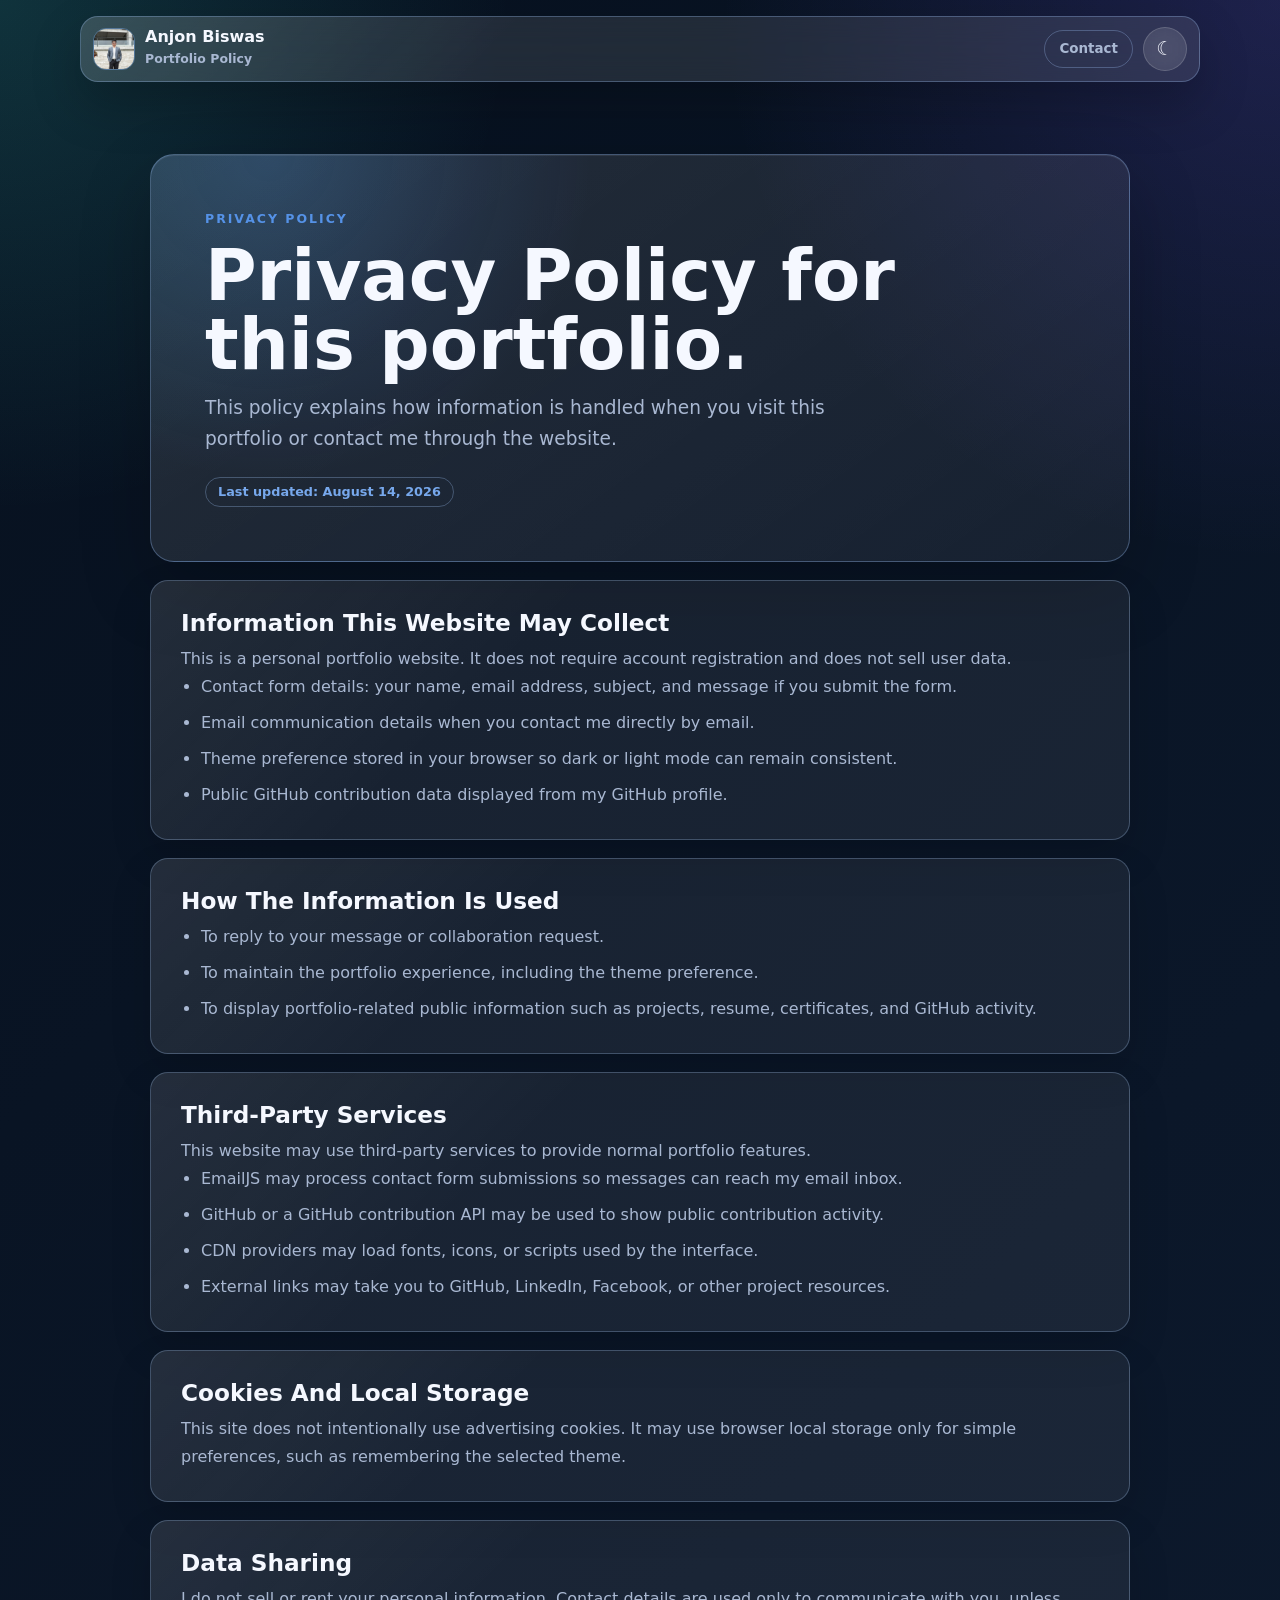
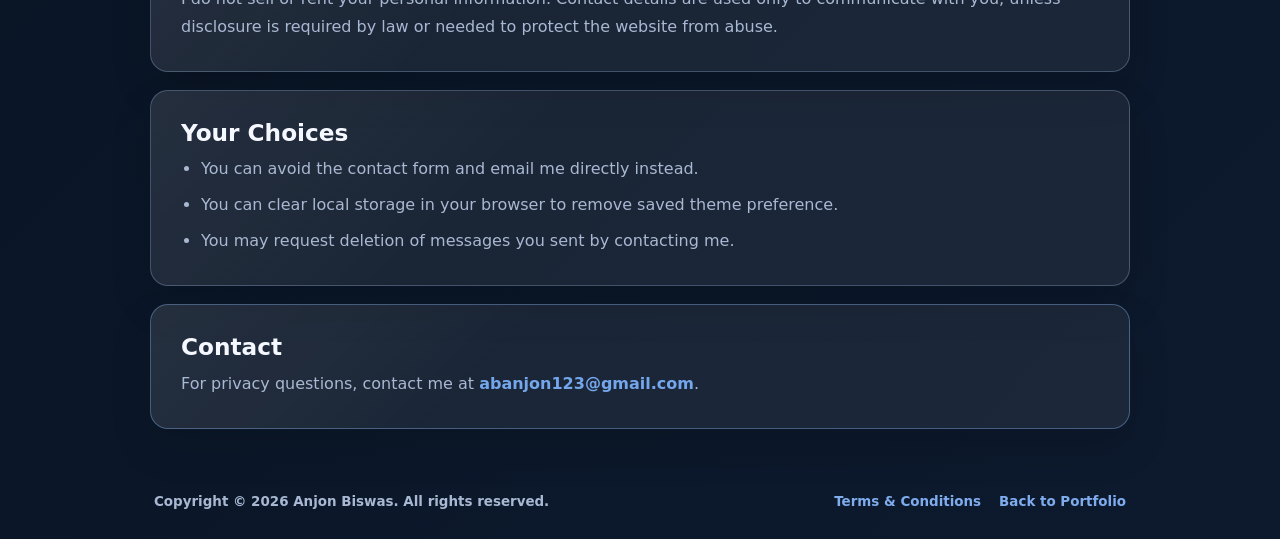
<file: privacy-policy.html>
<!DOCTYPE html>
<html lang="en">
<head>
  <meta charset="UTF-8">
  <meta name="viewport" content="width=device-width, initial-scale=1.0">
  <meta name="description" content="Privacy Policy for the Anjon Biswas portfolio, covering contact form data, theme preference storage, GitHub activity, EmailJS, and external links.">
  <meta name="author" content="Anjon Biswas">
  <meta name="robots" content="index, follow">
  <meta name="theme-color" content="#0b1226">
  <link rel="canonical" href="https://itsanjon.me/privacy-policy.html">
  <link rel="manifest" href="site.webmanifest">
  <link rel="icon" href="assets/Anjon%20Biswas.jpg" type="image/jpeg">
  <link rel="apple-touch-icon" href="assets/Anjon%20Biswas.jpg">
  <meta property="og:type" content="article">
  <meta property="og:site_name" content="Anjon Biswas Portfolio">
  <meta property="og:title" content="Privacy Policy | Anjon Biswas">
  <meta property="og:description" content="How this portfolio handles contact form submissions, local theme preference, GitHub activity, and third-party services.">
  <meta property="og:url" content="https://itsanjon.me/privacy-policy.html">
  <meta property="og:image" content="https://itsanjon.me/assets/Anjon%20Biswas.jpg">
  <meta name="twitter:card" content="summary">
  <meta name="twitter:title" content="Privacy Policy | Anjon Biswas">
  <meta name="twitter:description" content="Privacy information for the Anjon Biswas portfolio website.">
  <title>Privacy Policy | Anjon Biswas Portfolio</title>
  <link rel="preconnect" href="https://cdnjs.cloudflare.com">
  <link rel="stylesheet" href="https://cdnjs.cloudflare.com/ajax/libs/font-awesome/6.5.2/css/all.min.css">
  <link rel="stylesheet" href="style.css">
</head>
<body class="legal-page">
  <header class="legal-header" id="top">
    <a href="index.html#home" class="legal-brand" aria-label="Back to portfolio home">
      <span class="legal-brand-mark">
        <img src="assets/Anjon%20Biswas.jpg" alt="Anjon Biswas">
      </span>
      <span>
        <strong>Anjon Biswas</strong>
        <small>Portfolio Policy</small>
      </span>
    </a>
    <div class="legal-header-actions">
      <a href="index.html#contact" class="legal-nav-link">Contact</a>
      <button class="theme-toggle legal-theme-toggle" type="button" aria-label="Toggle dark and light mode">
        <span class="theme-icon" aria-hidden="true">?</span>
      </button>
    </div>
  </header>

  <main class="legal-shell">
    <section class="legal-hero">
      <p class="eyebrow">Privacy Policy</p>
      <h1>Privacy Policy for this portfolio.</h1>
      <p>This policy explains how information is handled when you visit this portfolio or contact me through the website.</p>
      <span>Last updated: August 14, 2026</span>
    </section>

    <section class="legal-card">
      <h2>Information This Website May Collect</h2>
      <p>This is a personal portfolio website. It does not require account registration and does not sell user data.</p>
      <ul>
        <li>Contact form details: your name, email address, subject, and message if you submit the form.</li>
        <li>Email communication details when you contact me directly by email.</li>
        <li>Theme preference stored in your browser so dark or light mode can remain consistent.</li>
        <li>Public GitHub contribution data displayed from my GitHub profile.</li>
      </ul>
    </section>

    <section class="legal-card">
      <h2>How The Information Is Used</h2>
      <ul>
        <li>To reply to your message or collaboration request.</li>
        <li>To maintain the portfolio experience, including the theme preference.</li>
        <li>To display portfolio-related public information such as projects, resume, certificates, and GitHub activity.</li>
      </ul>
    </section>

    <section class="legal-card">
      <h2>Third-Party Services</h2>
      <p>This website may use third-party services to provide normal portfolio features.</p>
      <ul>
        <li>EmailJS may process contact form submissions so messages can reach my email inbox.</li>
        <li>GitHub or a GitHub contribution API may be used to show public contribution activity.</li>
        <li>CDN providers may load fonts, icons, or scripts used by the interface.</li>
        <li>External links may take you to GitHub, LinkedIn, Facebook, or other project resources.</li>
      </ul>
    </section>

    <section class="legal-card">
      <h2>Cookies And Local Storage</h2>
      <p>This site does not intentionally use advertising cookies. It may use browser local storage only for simple preferences, such as remembering the selected theme.</p>
    </section>

    <section class="legal-card">
      <h2>Data Sharing</h2>
      <p>I do not sell or rent your personal information. Contact details are used only to communicate with you, unless disclosure is required by law or needed to protect the website from abuse.</p>
    </section>

    <section class="legal-card">
      <h2>Your Choices</h2>
      <ul>
        <li>You can avoid the contact form and email me directly instead.</li>
        <li>You can clear local storage in your browser to remove saved theme preference.</li>
        <li>You may request deletion of messages you sent by contacting me.</li>
      </ul>
    </section>

    <section class="legal-card legal-contact-card">
      <h2>Contact</h2>
      <p>For privacy questions, contact me at <a href="mailto:abanjon123@gmail.com">abanjon123@gmail.com</a>.</p>
    </section>
  </main>

  <footer class="legal-footer">
    <p>Copyright &copy; 2026 Anjon Biswas. All rights reserved.</p>
    <div>
      <a href="terms-and-conditions.html">Terms &amp; Conditions</a>
      <a href="index.html#home">Back to Portfolio</a>
    </div>
  </footer>

  <script>
    const savedTheme = localStorage.getItem("portfolioTheme") || "dark";
    const themeIcon = document.querySelector(".theme-icon");
    document.documentElement.setAttribute("data-theme", savedTheme);
    themeIcon.textContent = savedTheme === "dark" ? "☾" : "☀";
    document.querySelector(".theme-toggle").addEventListener("click", () => {
      const currentTheme = document.documentElement.getAttribute("data-theme");
      const nextTheme = currentTheme === "dark" ? "light" : "dark";
      document.documentElement.setAttribute("data-theme", nextTheme);
      localStorage.setItem("portfolioTheme", nextTheme);
      themeIcon.textContent = nextTheme === "dark" ? "☾" : "☀";
    });
  </script>
</body>
</html>
</file>
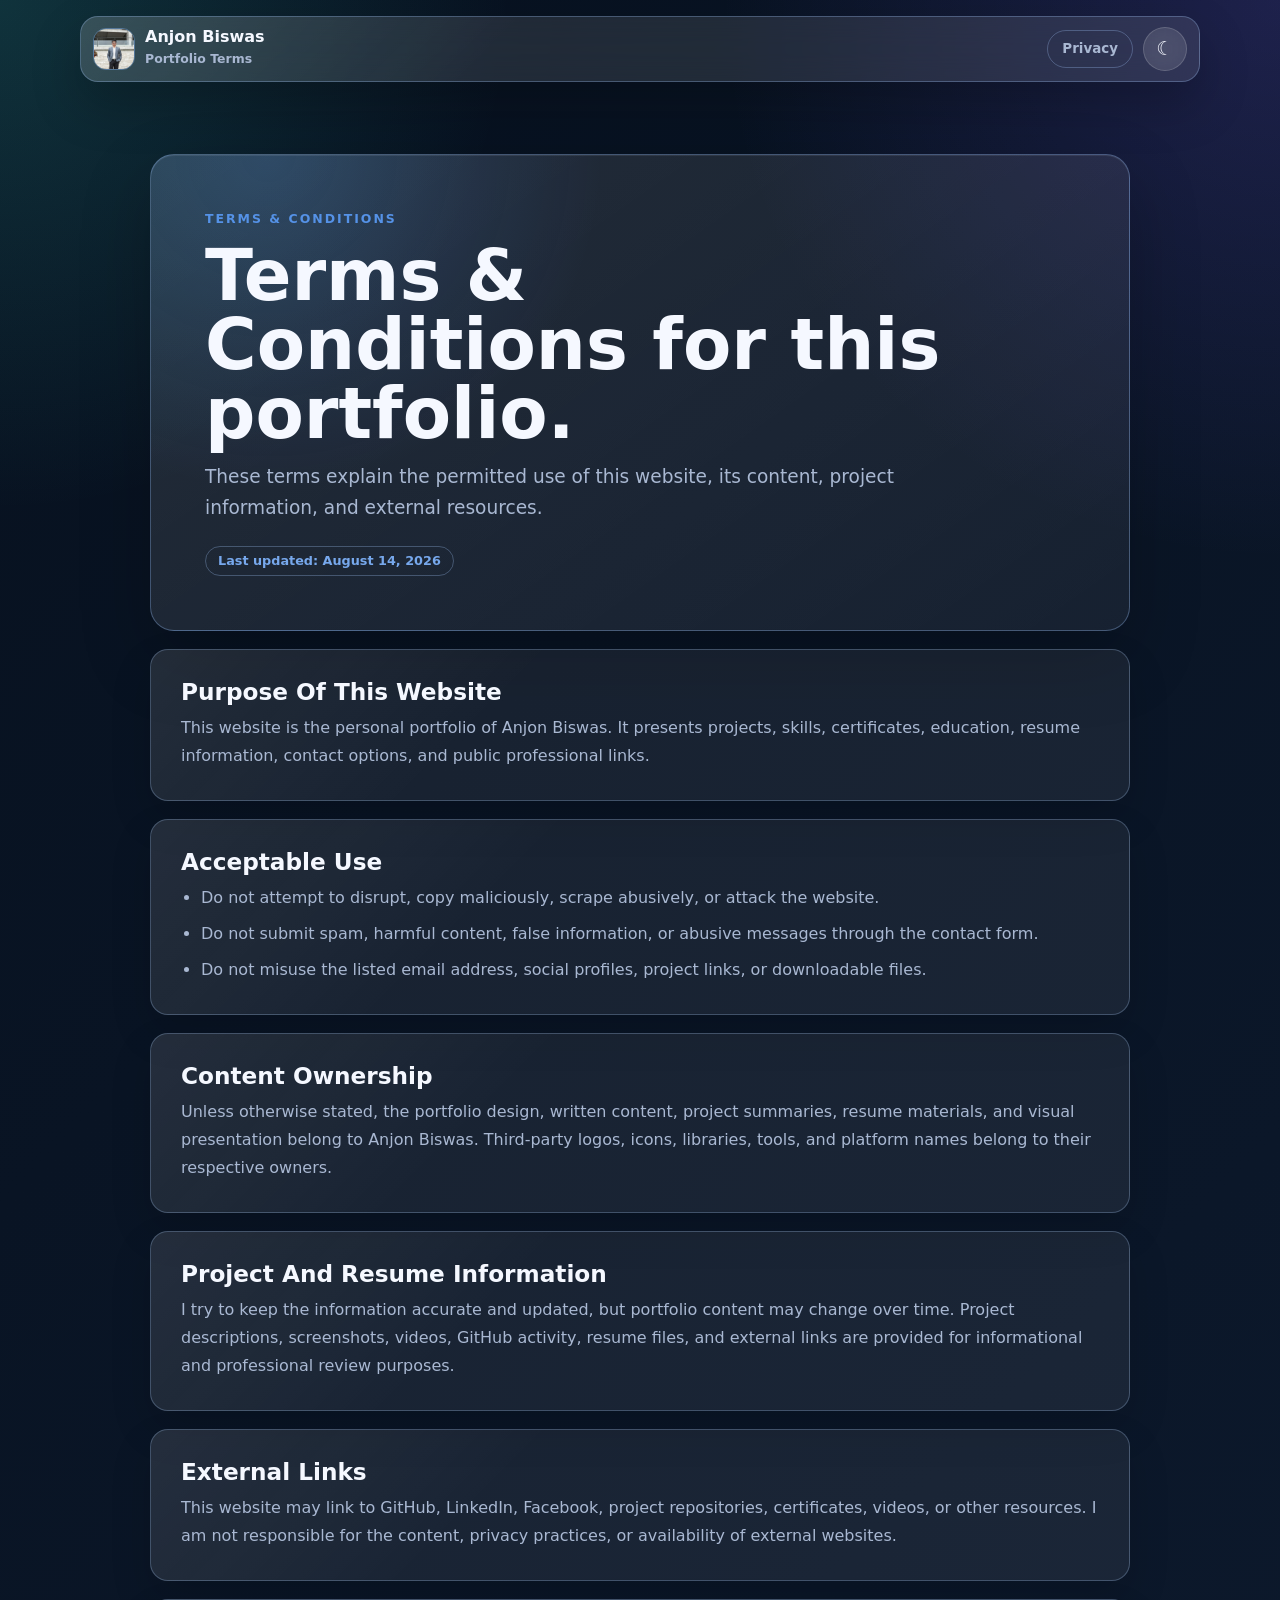
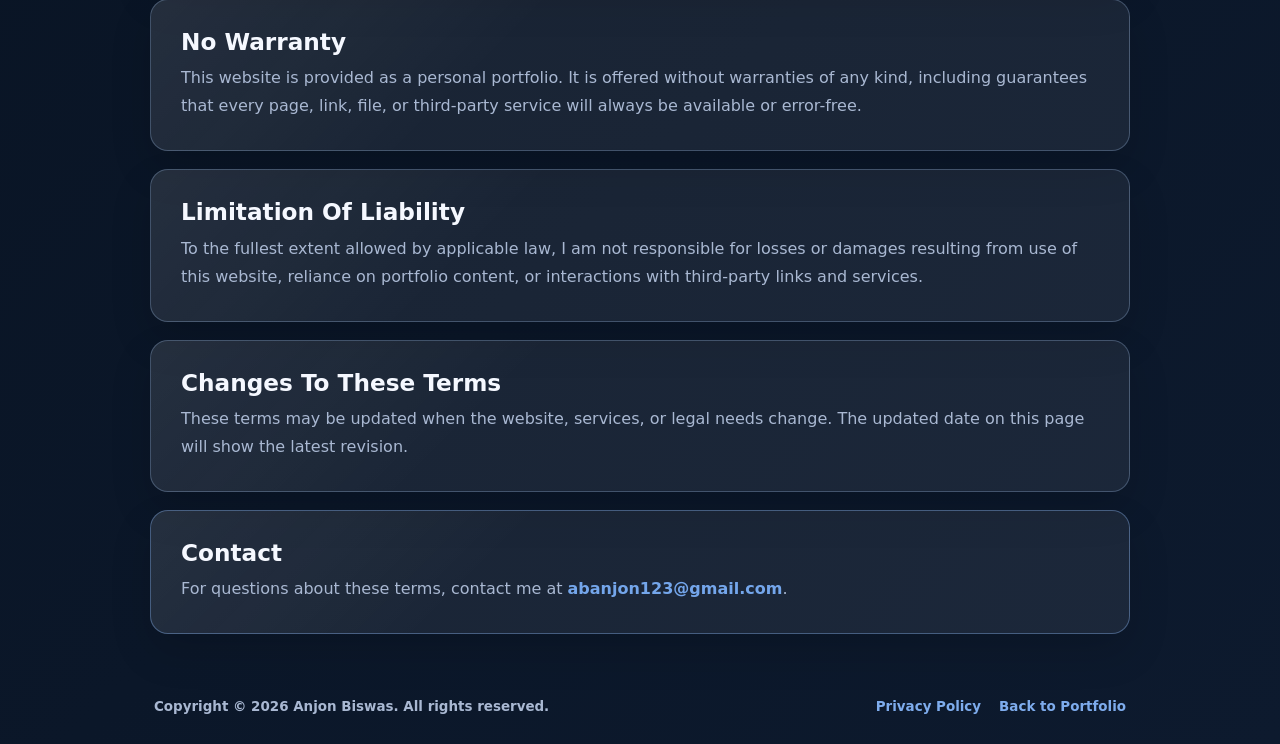
<file: terms-and-conditions.html>
<!DOCTYPE html>
<html lang="en">
<head>
  <meta charset="UTF-8">
  <meta name="viewport" content="width=device-width, initial-scale=1.0">
  <meta name="description" content="Terms and Conditions for using the Anjon Biswas portfolio website, including content ownership, acceptable use, external links, and limitations.">
  <meta name="author" content="Anjon Biswas">
  <meta name="robots" content="index, follow">
  <meta name="theme-color" content="#0b1226">
  <link rel="canonical" href="https://itsanjon.me/terms-and-conditions.html">
  <link rel="manifest" href="site.webmanifest">
  <link rel="icon" href="assets/Anjon%20Biswas.jpg" type="image/jpeg">
  <link rel="apple-touch-icon" href="assets/Anjon%20Biswas.jpg">
  <meta property="og:type" content="article">
  <meta property="og:site_name" content="Anjon Biswas Portfolio">
  <meta property="og:title" content="Terms &amp; Conditions | Anjon Biswas">
  <meta property="og:description" content="Terms for using the Anjon Biswas portfolio website, project content, resume information, and external resources.">
  <meta property="og:url" content="https://itsanjon.me/terms-and-conditions.html">
  <meta property="og:image" content="https://itsanjon.me/assets/Anjon%20Biswas.jpg">
  <meta name="twitter:card" content="summary">
  <meta name="twitter:title" content="Terms &amp; Conditions | Anjon Biswas">
  <meta name="twitter:description" content="Terms and Conditions for the Anjon Biswas portfolio website.">
  <title>Terms &amp; Conditions | Anjon Biswas Portfolio</title>
  <link rel="preconnect" href="https://cdnjs.cloudflare.com">
  <link rel="stylesheet" href="https://cdnjs.cloudflare.com/ajax/libs/font-awesome/6.5.2/css/all.min.css">
  <link rel="stylesheet" href="style.css">
</head>
<body class="legal-page">
  <header class="legal-header" id="top">
    <a href="index.html#home" class="legal-brand" aria-label="Back to portfolio home">
      <span class="legal-brand-mark">
        <img src="assets/Anjon%20Biswas.jpg" alt="Anjon Biswas">
      </span>
      <span>
        <strong>Anjon Biswas</strong>
        <small>Portfolio Terms</small>
      </span>
    </a>
    <div class="legal-header-actions">
      <a href="privacy-policy.html" class="legal-nav-link">Privacy</a>
      <button class="theme-toggle legal-theme-toggle" type="button" aria-label="Toggle dark and light mode">
        <span class="theme-icon" aria-hidden="true">?</span>
      </button>
    </div>
  </header>

  <main class="legal-shell">
    <section class="legal-hero">
      <p class="eyebrow">Terms &amp; Conditions</p>
      <h1>Terms &amp; Conditions for this portfolio.</h1>
      <p>These terms explain the permitted use of this website, its content, project information, and external resources.</p>
      <span>Last updated: August 14, 2026</span>
    </section>

    <section class="legal-card">
      <h2>Purpose Of This Website</h2>
      <p>This website is the personal portfolio of Anjon Biswas. It presents projects, skills, certificates, education, resume information, contact options, and public professional links.</p>
    </section>

    <section class="legal-card">
      <h2>Acceptable Use</h2>
      <ul>
        <li>Do not attempt to disrupt, copy maliciously, scrape abusively, or attack the website.</li>
        <li>Do not submit spam, harmful content, false information, or abusive messages through the contact form.</li>
        <li>Do not misuse the listed email address, social profiles, project links, or downloadable files.</li>
      </ul>
    </section>

    <section class="legal-card">
      <h2>Content Ownership</h2>
      <p>Unless otherwise stated, the portfolio design, written content, project summaries, resume materials, and visual presentation belong to Anjon Biswas. Third-party logos, icons, libraries, tools, and platform names belong to their respective owners.</p>
    </section>

    <section class="legal-card">
      <h2>Project And Resume Information</h2>
      <p>I try to keep the information accurate and updated, but portfolio content may change over time. Project descriptions, screenshots, videos, GitHub activity, resume files, and external links are provided for informational and professional review purposes.</p>
    </section>

    <section class="legal-card">
      <h2>External Links</h2>
      <p>This website may link to GitHub, LinkedIn, Facebook, project repositories, certificates, videos, or other resources. I am not responsible for the content, privacy practices, or availability of external websites.</p>
    </section>

    <section class="legal-card">
      <h2>No Warranty</h2>
      <p>This website is provided as a personal portfolio. It is offered without warranties of any kind, including guarantees that every page, link, file, or third-party service will always be available or error-free.</p>
    </section>

    <section class="legal-card">
      <h2>Limitation Of Liability</h2>
      <p>To the fullest extent allowed by applicable law, I am not responsible for losses or damages resulting from use of this website, reliance on portfolio content, or interactions with third-party links and services.</p>
    </section>

    <section class="legal-card">
      <h2>Changes To These Terms</h2>
      <p>These terms may be updated when the website, services, or legal needs change. The updated date on this page will show the latest revision.</p>
    </section>

    <section class="legal-card legal-contact-card">
      <h2>Contact</h2>
      <p>For questions about these terms, contact me at <a href="mailto:abanjon123@gmail.com">abanjon123@gmail.com</a>.</p>
    </section>
  </main>

  <footer class="legal-footer">
    <p>Copyright &copy; 2026 Anjon Biswas. All rights reserved.</p>
    <div>
      <a href="privacy-policy.html">Privacy Policy</a>
      <a href="index.html#home">Back to Portfolio</a>
    </div>
  </footer>

  <script>
    const savedTheme = localStorage.getItem("portfolioTheme") || "dark";
    const themeIcon = document.querySelector(".theme-icon");
    document.documentElement.setAttribute("data-theme", savedTheme);
    themeIcon.textContent = savedTheme === "dark" ? "☾" : "☀";
    document.querySelector(".theme-toggle").addEventListener("click", () => {
      const currentTheme = document.documentElement.getAttribute("data-theme");
      const nextTheme = currentTheme === "dark" ? "light" : "dark";
      document.documentElement.setAttribute("data-theme", nextTheme);
      localStorage.setItem("portfolioTheme", nextTheme);
      themeIcon.textContent = nextTheme === "dark" ? "☾" : "☀";
    });
  </script>
</body>
</html>
</file>
<file: style.css>
:root {
  color-scheme: dark;
  --bg: #07111f;
  --bg-soft: #0d1a2e;
  --surface: rgba(255, 255, 255, 0.08);
  --surface-strong: rgba(255, 255, 255, 0.13);
  --text: #f5f8ff;
  --muted: #a9b8d2;
  --accent: #5592e7;
  --accent-2: #6f4ef5;
  --accent-3: #467df5;
  --success: #64e6a5;
  --warning: #ffc861;
  --border: rgba(255, 255, 255, 0.16);
  --shadow: 0 24px 70px rgba(0, 0, 0, 0.34);
  --radius-lg: 28px;
  --radius-md: 18px;
  --radius-sm: 12px;
  --max-width: 1180px;
  --header-height: 78px;
  --spotlight-card-core: rgba(186, 239, 255, 0.6);
  --spotlight-card-mid: rgba(96, 147, 255, 0.28);
  --spotlight-card-blend: screen;
  --spotlight-visibility-factor: 1;
  --spotlight-global-core: rgba(192, 245, 255, 0.34);
  --spotlight-global-mid: rgba(104, 142, 255, 0.18);
  --spotlight-global-blend: screen;
  --spotlight-global-opacity: 0.3;
  --ease-smooth: cubic-bezier(0.22, 1, 0.36, 1);
  --ease-gentle: cubic-bezier(0.16, 1, 0.3, 1);
  --dur-fast: 180ms;
  --dur-medium: 280ms;
  --dur-slow: 520ms;
}

[data-theme="light"] {
  color-scheme: light;
  --bg: #edf2f8;
  --bg-soft: #e2e9f3;
  --surface: rgba(255, 255, 255, 0.96);
  --surface-strong: rgba(255, 255, 255, 0.995);
  --text: #091427;
  --muted: #44566f;
  --border: rgba(22, 37, 65, 0.16);
  --shadow: 0 12px 28px rgba(42, 63, 100, 0.11);
  --spotlight-card-core: rgba(14, 38, 94, 0.4);
  --spotlight-card-mid: rgba(95, 35, 182, 0.26);
  --spotlight-card-blend: multiply;
  --spotlight-visibility-factor: 1.2;
  --spotlight-global-core: rgba(20, 45, 103, 0.34);
  --spotlight-global-mid: rgba(105, 42, 190, 0.2);
  --spotlight-global-blend: multiply;
  --spotlight-global-opacity: 0.42;
}

[data-theme="light"] .site-header {
  background:
    linear-gradient(145deg, rgba(255, 255, 255, 0.96), rgba(255, 255, 255, 0.86)),
    color-mix(in srgb, var(--bg) 92%, transparent);
  box-shadow: 0 6px 16px rgba(48, 71, 109, 0.08);
}

[data-theme="light"] body {
  background:
    radial-gradient(circle at top left, rgba(90, 120, 176, 0.1), transparent 36rem),
    radial-gradient(circle at top right, rgba(120, 148, 196, 0.09), transparent 38rem),
    linear-gradient(135deg, var(--bg), var(--bg-soft));
}

[data-theme="light"] .hero-bg {
  background:
    radial-gradient(circle at 18% 22%, rgba(120, 170, 245, 0.24), transparent 36%),
    radial-gradient(circle at 84% 76%, rgba(118, 146, 232, 0.2), transparent 40%),
    linear-gradient(160deg, rgba(235, 241, 251, 0.9), rgba(226, 234, 247, 0.78));
}

[data-theme="light"] .hero-bg::before,
[data-theme="light"] .hero-bg::after {
  opacity: 0.22;
}

[data-theme="light"] .alt-section::before,
[data-theme="light"] .contact-section::before {
  background: rgba(255, 255, 255, 0.72);
  border-top-color: rgba(22, 37, 65, 0.12);
  border-bottom-color: rgba(22, 37, 65, 0.12);
}

[data-theme="light"] .stat-card,
[data-theme="light"] .skill-card,
[data-theme="light"] .project-card,
[data-theme="light"] .certificate-card,
[data-theme="light"] .timeline-card,
[data-theme="light"] .feature-card,
[data-theme="light"] .achievement-card,
[data-theme="light"] .contact-info,
[data-theme="light"] .contact-form {
  background: color-mix(in srgb, #ffffff 94%, var(--surface-strong) 6%);
}

[data-theme="light"] .btn::before,
[data-theme="light"] .filter-btn::before,
[data-theme="light"] .text-btn::before,
[data-theme="light"] button.mouse-hover-button::before {
  background: radial-gradient(
    120px circle at var(--btn-hover-x) var(--btn-hover-y),
    color-mix(in srgb, var(--accent) 16%, #ffffff 84%) 0%,
    color-mix(in srgb, var(--accent-3) 10%, transparent) 40%,
    transparent 74%
  );
}

[data-theme="light"] .btn-primary {
  color: #ffffff;
  box-shadow: 0 12px 28px rgba(68, 111, 190, 0.24);
}

* {
  box-sizing: border-box;
}

html {
  scroll-behavior: smooth;
  scroll-padding-top: calc(var(--header-height) + 24px);
  -webkit-text-size-adjust: 100%;
}

body {
  margin: 0;
  font-family: Inter, ui-sans-serif, system-ui, -apple-system, BlinkMacSystemFont, "Segoe UI", sans-serif;
  background:
    radial-gradient(circle at top left, rgba(62, 228, 211, 0.16), transparent 32rem),
    radial-gradient(circle at top right, rgba(124, 92, 255, 0.18), transparent 35rem),
    linear-gradient(135deg, var(--bg), var(--bg-soft));
  color: var(--text);
  line-height: 1.65;
  min-height: 100vh;
  overflow-x: hidden;
  cursor: auto;
}

body.nav-open {
  overflow: hidden;
}

a {
  color: inherit;
  text-decoration: none;
}

button,
input,
textarea {
  font: inherit;
}

button {
  cursor: pointer;
}

img {
  max-width: 100%;
  display: block;
}

.sr-only {
  position: absolute;
  width: 1px;
  height: 1px;
  padding: 0;
  margin: -1px;
  overflow: hidden;
  clip: rect(0, 0, 0, 0);
  white-space: nowrap;
  border: 0;
}

.site-header {
  position: sticky;
  top: 0;
  z-index: 50;
  background:
    linear-gradient(145deg, rgba(255, 255, 255, 0.1), rgba(255, 255, 255, 0.03)),
    color-mix(in srgb, var(--bg) 68%, transparent);
  -webkit-backdrop-filter: blur(10px) saturate(128%);
  backdrop-filter: blur(10px) saturate(128%);
  border-bottom: 1px solid var(--border);
  box-shadow: 0 10px 28px rgba(0, 0, 0, 0.14);
}

.scroll-progress {
  position: fixed;
  top: 0;
  left: 0;
  width: 100%;
  height: 3px;
  z-index: 120;
  pointer-events: none;
  background: color-mix(in srgb, var(--surface-strong) 56%, transparent);
}

.scroll-progress-bar {
  display: block;
  width: 0;
  height: 100%;
  background: linear-gradient(90deg, var(--accent), #7f9fff, var(--accent-3));
  box-shadow: 0 0 18px color-mix(in srgb, var(--accent) 65%, transparent);
  transition: width 0.08s linear;
}

.navbar {
  width: min(100% - 32px, var(--max-width));
  min-height: var(--header-height);
  margin: 0 auto;
  display: flex;
  align-items: center;
  justify-content: space-between;
  gap: 18px;
}

.nav-actions {
  display: flex;
  align-items: center;
  gap: 10px;
}

.brand {
  display: inline-flex;
  align-items: center;
  gap: 12px;
  font-weight: 800;
  letter-spacing: 0;
}

.brand-mark {
  width: 42px;
  height: 42px;
  display: grid;
  place-items: center;
  border-radius: 50%;
  overflow: hidden;
  background: linear-gradient(135deg, var(--accent), var(--accent-2));
  box-shadow: 0 12px 30px rgba(62, 228, 211, 0.24);
}

.brand-mark-image {
  width: 100%;
  height: 100%;
  object-fit: cover;
  display: block;
}

.nav-panel,
.nav-links {
  display: flex;
  align-items: center;
  gap: 12px;
}

.nav-links {
  list-style: none;
  margin: 0;
  padding: 0;
}

.nav-link {
  display: inline-flex;
  align-items: center;
  gap: 8px;
  min-height: 40px;
  padding: 0 12px;
  border-radius: 999px;
  color: var(--muted);
  font-size: 0.94rem;
  transition: color 0.2s ease, background 0.2s ease;
}

.nav-link i {
  width: 16px;
  text-align: center;
}

.nav-link:hover {
  color: var(--text);
  background: var(--surface);
}

.nav-link.active {
  color: var(--accent);
  background: color-mix(in srgb, var(--surface-strong) 70%, transparent);
}

.nav-link.active i {
  color: var(--accent);
}

.theme-toggle,
.nav-toggle,
.back-to-top,
.modal-close {
  border: 1px solid var(--border);
  color: var(--text);
  background: var(--surface);
  backdrop-filter: blur(18px);
}

.theme-toggle {
  width: 44px;
  height: 44px;
  display: grid;
  place-items: center;
  border-radius: 999px;
}

.theme-icon {
  font-size: 1.2rem;
  line-height: 1;
}

.nav-toggle {
  width: 44px;
  height: 44px;
  border-radius: 999px;
  display: none;
  align-items: center;
  justify-content: center;
  flex-direction: column;
  gap: 5px;
}

.nav-toggle span {
  width: 18px;
  height: 2px;
  border-radius: 999px;
  background: var(--text);
  transition: transform 0.2s ease, opacity 0.2s ease;
}

.section {
  position: relative;
  width: min(100% - 32px, var(--max-width));
  margin: 0 auto;
  padding: 74px 0;
}

.alt-section::before,
.contact-section::before {
  content: "";
  position: absolute;
  inset: 42px calc(50% - 50vw);
  z-index: -1;
  background: color-mix(in srgb, var(--surface) 56%, transparent);
  border-top: 1px solid var(--border);
  border-bottom: 1px solid var(--border);
}

.hero {
  position: relative;
  width: 100%;
  min-height: calc(100vh - var(--header-height));
  display: grid;
  place-items: center;
  padding: 64px max(16px, calc((100vw - var(--max-width)) / 2)) 68px;
  overflow: hidden;
}

.hero-bg {
  position: fixed;
  inset: -90px -70px;
  z-index: -1;
  pointer-events: none;
  overflow: hidden;
  will-change: transform;
  background:
    radial-gradient(circle at 18% 22%, rgba(95, 206, 255, 0.3), transparent 36%),
    radial-gradient(circle at 84% 76%, rgba(77, 128, 255, 0.27), transparent 40%),
    linear-gradient(160deg, rgba(8, 17, 34, 0.68), rgba(6, 12, 27, 0.24));
}

.hero-bg .shape {
  position: fixed;
  pointer-events: none;
}

.hero-bg::before,
.hero-bg::after {
  content: "";
  position: absolute;
  inset: -10%;
  pointer-events: none;
}

.hero-bg::before {
  background:
    repeating-linear-gradient(
      0deg,
      transparent 0 39px,
      rgba(129, 203, 249, 0.244) 39px 40px
    ),
    repeating-linear-gradient(
      90deg,
      transparent 0 39px,
      rgba(98, 148, 231, 0.135) 39px 40px
    );
  opacity: 0.64;
  transform: perspective(900px) rotateX(48deg) scale(1.25);
  transform-origin: 50% 85%;
  animation: techGridDrift 20s linear infinite;
}

.hero-bg::after {
  inset: -30% -24%;
  transform: rotate(10deg);
  background:
    linear-gradient(
      125deg,
      transparent 40%,
      rgba(144, 225, 255, 0.16) 48%,
      rgba(82, 162, 255, 0.22) 52%,
      transparent 60%
    );
  filter: blur(2px);
  opacity: 0.64;
  animation: techScanSweep 8.8s ease-in-out infinite;
}

/* .shape {
  position: absolute;
  pointer-events: none;
  transform-origin: center;
  isolation: isolate;

  animation-iteration-count: infinite;
} */

.shape::before,
.shape::after {
  content: "";
  position: absolute;
  pointer-events: none;
}

/* .shape-one {
  width: clamp(170px, 19vw, 290px);
  height: clamp(170px, 19vw, 290px);
  top: 9%;
  left: 4%;
  border-radius: 50%;
  border: 1px solid color-mix(in srgb, #88d9ff 58%, transparent);
  background:
    conic-gradient(
      from 30deg,
      transparent 0 12%,
      rgba(122, 209, 255, 0.56) 12% 18%,
      transparent 18% 44%,
      rgba(86, 152, 255, 0.54) 44% 50%,
      transparent 50% 76%,
      rgba(130, 237, 255, 0.58) 76% 82%,
      transparent 82% 100%
    );
  -webkit-mask: radial-gradient(circle, transparent 57%, #000 58%);
  mask: radial-gradient(circle, transparent 57%, #000 58%);
  box-shadow:
    0 0 0 1px rgba(136, 217, 255, 0.22) inset,
    0 0 28px rgba(92, 191, 255, 0.2);
  animation-name: heroHudSpin;
  animation-duration: 12.4s;
} */

.shape-one::before {
  inset: 14%;
  border-radius: 50%;
  border: 1px dashed color-mix(in srgb, #8acfff 58%, transparent);
  opacity: 0.7;
  animation: heroHudSpinReverse 9.8s linear infinite;
}

.shape-one::after {
  width: 12px;
  height: 12px;
  border-radius: 50%;
  background: rgba(166, 240, 255, 0);
  box-shadow: 0 0 14px rgba(122, 217, 255, 0);
  top: 10%;
  left: 50%;
  transform: translateX(-50%);
}

/* .shape-two {
  width: clamp(220px, 24vw, 360px);
  height: clamp(122px, 14vw, 180px);
  right: 4%;
  top: 16%;
  border-radius: 18px;
  transform: rotate(-8deg);
  border: 1px solid color-mix(in srgb, #86cbff 52%, transparent);
  background:
    linear-gradient(145deg, rgba(142, 222, 255, 0.14), rgba(50, 103, 255, 0.1)),
    repeating-linear-gradient(
      90deg,
      transparent 0 17px,
      rgba(124, 199, 255, 0.1) 17px 18px
    ),
    repeating-linear-gradient(
      0deg,
      transparent 0 17px,
      rgba(99, 152, 255, 0.08) 17px 18px
    );
  box-shadow:
    0 0 0 1px rgba(132, 201, 255, 0.18) inset,
    0 14px 26px rgba(12, 26, 60, 0.34);
  animation-name: heroPanelFloat;
  animation-duration: 9.2s;
} */

/* .shape-two::before {
  left: 14px;
  right: 14px;
  top: 12px;
  height: 2px;
  background: linear-gradient(90deg, transparent, rgba(152, 229, 255, 0.75), transparent);
} */

/* .shape-two::after {
  width: 36px;
  height: 6px;
  border-radius: 999px;
  top: 18px;
  right: 16px;
  background: rgba(151, 226, 255, 0.68);
  box-shadow: 0 0 10px rgba(151, 226, 255, 0.75);
} */

/* .shape-three {
  width: clamp(98px, 11vw, 150px);
  height: clamp(98px, 11vw, 150px);
  right: 20%;
  bottom: 10%;
  border-radius: 50%;
  border: 1px solid color-mix(in srgb, #d8d808 62%, transparent);
  background:
    radial-gradient(circle at center, rgba(175, 238, 255, 0.84) 0 16%, rgba(86, 154, 255, 0.34) 30%, transparent 68%);
  box-shadow: 0 0 20px rgba(115, 208, 255, 0.36);
  animation-name: heroNodePulse;
  animation-duration: 3.2s;
} */

.shape-three::before,
.shape-three::after {
  inset: -14%;
  border-radius: 50%;
  border: 1px solid rgba(132, 214, 255, 0.42);
  opacity: 0;
  animation: heroNodePing 3.2s ease-out infinite;
}

.shape-three::after {
  animation-delay: 1.4s;
}

.hero-content {
  width: min(100%, var(--max-width));
  display: grid;
  grid-template-columns: minmax(0, 1.1fr) minmax(300px, 0.9fr);
  align-items: center;
  gap: clamp(36px, 8vw, 96px);
}

.eyebrow {
  margin: 0 0 12px;
  color: var(--accent);
  font-size: 0.78rem;
  font-weight: 800;
  letter-spacing: 0.16em;
  text-transform: uppercase;
}

h1,
h2,
h3,
p {
  margin-top: 0;
}

h1 {
  margin-bottom: 16px;
  font-size: clamp(3rem, 8vw, 6.8rem);
  line-height: 0.94;
  letter-spacing: 0;
}

h1 span,
.section-heading h2 span {
  background: linear-gradient(135deg, rgb(155, 179, 255), rgb(33, 105, 212), rgb(119, 148, 243));
  -webkit-background-clip: text;
  background-clip: text;
  color: transparent;
}

.hero-copy h1 span {
  white-space: nowrap;
  display: inline-block;
  padding-bottom: 0.06em;
}

.hero-copy h1 {
  line-height: 1.15;
}

h2 {
  
  margin-bottom: 10px;
  font-size: clamp(2rem, 4.4vw, 3.8rem);
  line-height: 1.04;
  letter-spacing: 0;
}

h3 {
  margin-bottom: 12px;
  font-size: 1.1rem;
  line-height: 1.25;
}

.hero-role,
.typing-line {
  color: var(--text);
  font-size: clamp(1.05rem, 2.2vw, 1.42rem);
  font-weight: 700;
}

.typing-line {
  min-height: 2rem;
  color: var(--muted);
}

#typingText {
  color: var(--accent);
}

.cursor {
  display: inline-block;
  width: 3px;
  height: 1.15em;
  margin-left: 4px;
  vertical-align: -0.18em;
  background: var(--accent);
  animation: blink 0.8s steps(1) infinite;
}

.hero-intro,
.section-heading p {
  max-width: 720px;
  color: var(--muted);
  font-size: 1.05rem;
}

.placeholder-note {
  color: color-mix(in srgb, var(--muted) 84%, var(--text) 16%);
}

[data-theme="light"] .hero-intro {
  color: #2d3f5d;
}

[data-theme="light"] .placeholder-note {
  color: #43597c;
}

.hero-actions,
.card-actions,
.modal-actions,
.footer-links {
  display: flex;
  flex-wrap: wrap;
  align-items: center;
  gap: 12px;
}

.btn,
.filter-btn,
.text-btn {
  --btn-hover-x: 50%;
  --btn-hover-y: 50%;
  --btn-hover-opacity: 0;
  min-height: 44px;
  display: inline-flex;
  align-items: center;
  justify-content: center;
  gap: 8px;
  position: relative;
  isolation: isolate;
  overflow: hidden;
  border-radius: 999px;
  border: 1px solid var(--border);
  padding: 0 18px;
  color: var(--text);
  transition: transform 0.2s ease, border-color 0.2s ease, background 0.2s ease, box-shadow 0.2s ease;
}

.btn::before,
.filter-btn::before,
.text-btn::before,
button.mouse-hover-button::before {
  content: "";
  position: absolute;
  inset: 0;
  border-radius: inherit;
  pointer-events: none;
  opacity: var(--btn-hover-opacity);
  background: radial-gradient(
    120px circle at var(--btn-hover-x) var(--btn-hover-y),
    color-mix(in srgb, var(--accent) 34%, #ffffff 66%) 0%,
    color-mix(in srgb, var(--accent-3) 24%, transparent) 42%,
    transparent 74%
  );
  transition: opacity 0.2s ease;
  z-index: 0;
}

.btn > *,
.filter-btn > *,
.text-btn > *,
button.mouse-hover-button > * {
  position: relative;
  z-index: 1;
}

.btn:hover,
.filter-btn:hover,
.text-btn:hover {
  transform: translateY(-2px);
}

.btn:focus-visible,
.filter-btn:focus-visible,
.text-btn:focus-visible,
.nav-link:focus-visible,
.theme-toggle:focus-visible,
.nav-toggle:focus-visible,
.back-to-top:focus-visible,
.modal-close:focus-visible {
  outline: 2px solid color-mix(in srgb, var(--accent) 72%, #ffffff 28%);
  outline-offset: 2px;
}

.btn-primary {
  background: linear-gradient(135deg, var(--accent), var(--accent-3));
  color: #06111f;
  border-color: transparent;
  box-shadow: 0 16px 36px rgba(62, 228, 211, 0.22);
  font-weight: 800;
}

.btn-secondary,
.filter-btn,
.text-btn {
  background: var(--surface);
  backdrop-filter: blur(16px);
}

.btn-ghost {
  background: transparent;
}

.btn-ghost span {
  color: var(--muted);
}

.btn-small {
  min-height: 40px;
  padding: 0 14px;
  font-size: 0.92rem;
}

.hero-visual {
  position: relative;
  min-height: 510px;
  display: grid;
  place-items: center;
  margin-top: -65px;
}


.profile-orbit {
  position: absolute;
  width: min(98vw, 500px);
  aspect-ratio: 1;
  margin-top: -58px;
  border-radius: 50%;
  z-index: 0;
  pointer-events: none;
  background:
    radial-gradient(circle at 28% 26%, rgba(74, 216, 255, 0.34), transparent 40%),
    radial-gradient(circle at 74% 72%, rgba(58, 131, 255, 0.28), transparent 44%),
    radial-gradient(circle, transparent 53%, rgba(180, 228, 255, 0.1) 55%, transparent 58%);
  filter: drop-shadow(0 0 30px rgba(66, 192, 255, 0.26));
  animation: orbitFloat 7.1s ease-in-out infinite;
}

.profile-orbit::before,
.profile-orbit::after {
  content: "";
  position: absolute;
  inset: 8%;
  border-radius: 50%;
}

.profile-orbit::before {
  border: 1px solid color-mix(in srgb, var(--accent) 52%, transparent);
  background:
    conic-gradient(
      from 120deg,
      transparent 0 22%,
      rgba(74, 216, 255, 0.78) 22% 30%,
      transparent 30% 60%,
      rgba(58, 131, 255, 0.72) 60% 67%,
      transparent 67% 100%
    );
  -webkit-mask: radial-gradient(circle, transparent 63%, #000 64%);
  mask: radial-gradient(circle, transparent 63%, #000 64%);
  animation: orbitSweep 11.7s linear infinite;
}

.profile-orbit::after {
  inset: 18%;
  border: 1px dashed color-mix(in srgb, #58b6ff 46%, transparent);
  opacity: 0.74;
  animation: orbitSweepReverse 15.8s linear infinite;
}

.profile-card {
  --border-width: 2px;
  --glow-color: color-mix(in srgb, var(--accent) 70%, #ccf5ff 30%);
  --glow-color-2: color-mix(in srgb, var(--accent-3) 72%, #d8f7ff 28%);
  width: min(100%, 390px);
  position: relative;
  isolation: isolate;
  z-index: 1;
  padding: 16px;
  border: 1px solid color-mix(in srgb, var(--accent) 24%, var(--border));
  border-radius: var(--radius-lg);
  background: var(--surface);
  box-shadow: var(--shadow);
  backdrop-filter: blur(24px);

}

.profile-card::before,
.profile-card::after {
  content: "";
  position: absolute;
  pointer-events: none;
}

.profile-card::before {
  inset: calc(var(--border-width) * -1);
  border-radius: inherit;
  padding: var(--border-width);
  z-index: 2;
  background: conic-gradient(
    from 0deg,
    transparent 0deg 300deg,
    color-mix(in srgb, var(--glow-color) 40%, transparent) 316deg,
    var(--glow-color) 332deg,
    var(--glow-color-2) 346deg,
    transparent 360deg
  );
  -webkit-mask: linear-gradient(#000 0 0) content-box, linear-gradient(#000 0 0);
  -webkit-mask-composite: xor;
  mask: linear-gradient(#000 0 0) content-box, linear-gradient(#000 0 0);
  mask-composite: exclude;
  filter: drop-shadow(0 0 8px color-mix(in srgb, var(--accent) 36%, transparent));
}

.profile-card::after {
  inset: 0;
  border-radius: inherit;
  z-index: 1;
  border: 1px solid color-mix(in srgb, var(--accent) 22%, var(--border));
}

.profile-card > * {
  position: relative;
  z-index: 3;
}

.profile-photo {
  min-height: 395px;
  border-radius: 22px;
  overflow: hidden;
  position: relative;
  border: 1px solid color-mix(in srgb, var(--accent) 26%, var(--border));
  background: color-mix(in srgb, var(--surface-strong) 80%, transparent);
}

.profile-photo img {
  width: 100%;
  height: 100%;
  object-fit: cover;
  object-position: center;
}


.profile-meta {
  display: flex;
  justify-content: space-between;
  gap: 12px;
  padding: 16px 6px 4px;
  color: var(--muted);
}

.profile-meta strong {
  color: var(--text);
}

.section-heading {
  margin-bottom: 34px;
}

.stats-grid,
.skills-grid,
.project-grid,
.certificate-grid,
.feature-grid,
.achievement-grid,
.gallery-grid,
.contact-layout {
  display: grid;
  gap: 20px;
}

.stats-grid {
  grid-template-columns: repeat(4, 1fr);
}

.stat-card,
.skill-card,
.project-card,
.certificate-card,
.timeline-card,
.feature-card,
.achievement-card,
.contact-info,
.contact-form,
.modal-panel {
  border: 1px solid var(--border);
  border-radius: var(--radius-md);
  background: var(--surface);
  box-shadow: var(--shadow);
  backdrop-filter: blur(22px);
}

.stat-card {
  padding: 26px;
}

.stat-card strong {
  display: block;
  margin-bottom: 8px;
  font-size: 2.4rem;
  line-height: 1;
  color: var(--accent);
}

.stat-card span,
.project-topline,
.certificate-card p,
.timeline-card p,
.feature-card p,
.achievement-card p,
.contact-info a {
  color: var(--muted);
}

.skills-grid {
  grid-template-columns: repeat(3, 1fr);
}

.skill-card,
.feature-card,
.achievement-card {
  padding: 24px;
}

.badge-list {
  display: flex;
  flex-wrap: wrap;
  gap: 8px;
}

.badge-list span {
  display: inline-flex;
  align-items: center;
  min-height: 30px;
  padding: 0 10px;
  border: 1px solid var(--border);
  border-radius: 999px;
  background: color-mix(in srgb, var(--surface-strong) 86%, transparent);
  color: var(--text);
  font-size: 0.82rem;
  font-weight: 700;
}

.skills-grid .skill-badge {
  display: inline-flex;
  align-items: center;
  gap: 8px;
  min-height: 34px;
  padding: 0 12px;
  border-radius: 999px;
}

.skills-grid .skill-badge i {
  width: 18px;
  height: 18px;
  font-size: 1rem;
  line-height: 1;
  display: inline-flex;
  align-items: center;
  justify-content: center;
  flex: 0 0 18px;
}

.skills-grid .skill-badge span {
  border: 0;
  background: transparent;
  min-height: auto;
  padding: 0;
  font-size: 0.82rem;
}

.skills-grid .skill-badge.skill-badge-link {
  cursor: pointer;
  transition: transform 0.2s ease, border-color 0.2s ease, background 0.2s ease, box-shadow 0.2s ease, color 0.2s ease;
}

.skills-grid .skill-badge.skill-badge-link i {
  transition: transform 0.2s ease, color 0.2s ease;
}

.skills-grid .skill-badge.skill-badge-link:hover,
.skills-grid .skill-badge.skill-badge-link:focus-visible {
  border-color: color-mix(in srgb, var(--accent) 55%, var(--border));
  background: linear-gradient(
    135deg,
    color-mix(in srgb, var(--accent) 18%, var(--surface-strong)),
    color-mix(in srgb, var(--accent-3) 18%, var(--surface-strong))
  );
  transform: translateY(-2px);
  box-shadow: 0 8px 22px color-mix(in srgb, var(--accent) 28%, transparent);
  outline: none;
}

.skills-grid .skill-badge.skill-badge-link:hover i,
.skills-grid .skill-badge.skill-badge-link:focus-visible i {
  color: var(--accent);
  transform: scale(1.08);
}

.filter-row {
  display: flex;
  flex-wrap: wrap;
  gap: 10px;
  margin-bottom: 28px;
}

.filter-row .filter-btn {
  white-space: nowrap;
}

.filter-btn.active {
  color: #06111f;
  border-color: transparent;
  background: linear-gradient(135deg, var(--accent), var(--accent-3));
  font-weight: 800;
}

#projects .filter-btn:hover:not(.active) {
  border-color: color-mix(in srgb, var(--accent) 68%, var(--border));
  background: linear-gradient(135deg, var(--accent), var(--accent-3));
  color: #06111f;
}

.project-grid {
  grid-template-columns: repeat(2, 1fr);
}

.project-card,
.certificate-card {
  overflow: hidden;
  transition: transform 0.25s ease, border-color 0.25s ease, box-shadow 0.25s ease;
}

.project-card {
  cursor: pointer;
}

.certificate-card {
  cursor: pointer;
}

.project-card:hover,
.certificate-card:hover,
.achievement-card:hover,
.skill-card:hover {
  transform: translateY(-8px);
  border-color: color-mix(in srgb, var(--accent) 45%, var(--border));
}

.project-card:focus-visible {
  outline: 2px solid color-mix(in srgb, var(--accent) 75%, white);
  outline-offset: 3px;
}

.certificate-card:focus-visible {
  outline: 2px solid color-mix(in srgb, var(--accent) 75%, white);
  outline-offset: 3px;
}

.achievement-link {
  color: var(--accent);
  font-weight: 800;
  text-decoration: underline;
  text-underline-offset: 2px;
}

.achievement-link:hover {
  color: color-mix(in srgb, var(--accent) 78%, white);
}

.project-card.is-hidden,
.certificate-card.is-hidden {
  display: none;
}

.placeholder-media {
  display: grid;
  place-items: center;
  position: relative;
  overflow: hidden;
  background:
    linear-gradient(135deg, rgba(62, 228, 211, 0.2), rgba(124, 92, 255, 0.18)),
    repeating-linear-gradient(135deg, rgba(255, 255, 255, 0.08) 0 1px, transparent 1px 18px);
  color: color-mix(in srgb, var(--text) 86%, transparent);
}

.placeholder-media::before {
  content: "";
  position: absolute;
  inset: 14px;
  border: 1px dashed color-mix(in srgb, var(--text) 34%, transparent);
  border-radius: inherit;
}

.placeholder-media span {
  position: relative;
  z-index: 1;
  padding: 10px 14px;
  border-radius: 999px;
  background: color-mix(in srgb, var(--bg) 50%, transparent);
  border: 1px solid var(--border);
  font-size: 0.9rem;
}

.project-image {
  height: 220px;
  overflow: hidden;
  background: color-mix(in srgb, var(--surface-strong) 80%, transparent);
}

.project-image img,
.project-image video {
  width: 100%;
  height: 100%;
  object-fit:cover;
  object-position:top;
  transition: transform 0.35s ease;
}

.project-card:hover .project-image img,
.project-card:hover .project-image video {
  transform: scale(1.04);
}

.project-body {
  padding: 20px;
}

.project-topline {
  display: flex;
  align-items: center;
  justify-content: space-between;
  gap: 12px;
  margin-bottom: 10px;
  font-size: 0.9rem;
}

.status {
  min-height: 28px;
  display: inline-flex;
  align-items: center;
  padding: 0 10px;
  border-radius: 999px;
  font-weight: 800;
  font-size: 0.78rem;
}

.status.completed {
  color: #062116;
  background: var(--success);
}

.status.running {
  color: #2b1b00;
  background: var(--warning);
}

.project-body p {
  color: var(--muted);
}

.project-body .badge-list,
#modalContent .badge-list {
  gap: 6px;
}

.project-body .badge-list span,
#modalContent .badge-list span {
  min-height: 24px;
  padding: 0 8px;
  border-radius: 8px;
  border: 1px solid color-mix(in srgb, var(--border) 82%, transparent);
  background: color-mix(in srgb, var(--surface-strong) 28%, transparent);
  color: color-mix(in srgb, var(--text) 70%, var(--muted) 30%);
  font-size: 0.72rem;
  font-weight: 600;
  letter-spacing: 0;
}

.card-actions {
  margin-top: 14px;
  gap: 10px;
}

.card-actions a,
.text-btn {
  display: inline-flex;
  align-items: center;
  justify-content: center;
  min-height: 38px;
  padding: 0 12px;
  border-radius: 999px;
  border: 1px solid color-mix(in srgb, var(--accent) 34%, var(--border));
  background: color-mix(in srgb, var(--surface-strong) 82%, transparent);
  color: var(--text);
  font-weight: 800;
  font-size: 0.88rem;
  transition: transform 0.2s ease, border-color 0.2s ease, background 0.2s ease, color 0.2s ease;
}

.card-actions a:hover,
.card-actions .text-btn:hover {
  transform: translateY(-2px);
  border-color: color-mix(in srgb, var(--accent) 70%, var(--border));
  background: linear-gradient(135deg, var(--accent), var(--accent-3));
  color: #06111f;
  box-shadow: 0 10px 24px color-mix(in srgb, var(--accent) 34%, transparent);
}

.text-btn {
  cursor: pointer;
}

.certificate-grid {
  grid-template-columns: repeat(3, 1fr);
  gap: 19px;
}

.certificate-card {
  padding: 15px;
}

.certificate-image {
  height: 175px;
  margin-bottom: 14px;
  border-radius: 14px;
  overflow: hidden;
  background: color-mix(in srgb, var(--surface-strong) 80%, transparent);
  display: grid;
  place-items: center;
}

.certificate-image img {
  width: 100%;
  height: 100%;
  object-fit:cover;
  object-position:center;
  background: color-mix(in srgb, var(--bg-soft) 66%, #000000 34%);
  margin-top: -10px;
}

.certificate-card h3 {
  min-height: 0;
  margin-bottom: 6px;
  font-size: 1rem;
  line-height: 1.25;
}

.certificate-card p {
  margin: 2px 0;
  font-size: 0.95rem;
}

.certificate-instructor::before {
  content: " | ";
}

.timeline {
  position: relative;
  max-width: 800px;
}

.timeline::before {
  content: "";
  position: absolute;
  left: 12px;
  top: 0;
  bottom: 0;
  width: 2px;
  background: linear-gradient(var(--accent), var(--accent-2));
}

.timeline-item {
  position: relative;
  padding-left: 44px;
}

.timeline-dot {
  position: absolute;
  left: 3px;
  top: 24px;
  width: 20px;
  height: 20px;
  border-radius: 50%;
  background: var(--accent);
  box-shadow: 0 0 0 8px color-mix(in srgb, var(--accent) 18%, transparent);
}

.timeline-card {
  padding: 26px;
}

.timeline-card a {
  color: var(--accent);
  font-weight: 700;
}

.timeline-card a:hover {
  text-decoration: underline;
}

.timeline-date,
.achievement-card span {
  display: inline-flex;
  margin-bottom: 10px;
  color: var(--accent);
  font-weight: 800;
}

.feature-grid {
  grid-template-columns: repeat(2, 1fr);
}

.achievement-grid {
  grid-template-columns: repeat(3, 1fr);
}

.gallery-grid {
  grid-template-columns: repeat(4, 1fr);
  grid-auto-rows: 190px;
}

.gallery-item {
  position: relative;
  min-height: 190px;
  border: 1px solid var(--border);
  border-radius: var(--radius-md);
  overflow: hidden;
  background: color-mix(in srgb, var(--surface-strong) 70%, transparent);
  cursor: zoom-in;
}

.gallery-item img {
  width: 100%;
  height: 100%;
  object-fit: cover;
  object-position: center;
}

.gallery-item::after {
  content: "";
  position: absolute;
  inset: auto 0 0;
  height: 45%;
  background: linear-gradient(180deg, rgba(0, 0, 0, 0) 0%, rgba(0, 0, 0, 0.82) 100%);
  pointer-events: none;
}

.gallery-caption {
  position: absolute;
  left: 0;
  right: 0;
  bottom: 0;
  z-index: 1;
  padding: 12px 14px 13px;
  color: #fff;
  font-size: 0.95rem;
  font-weight: 600;
  line-height: 1.2;
  letter-spacing: 0.01em;
  text-shadow: 0 1px 2px rgba(0, 0, 0, 0.45);
}

.gallery-item:nth-child(1),
.gallery-item:nth-child(4) {
  grid-column: span 2;
}

.contact-layout {
  grid-template-columns: 0.9fr 1.1fr;
  grid-template-areas: "info form";
  align-items: start;
  gap: 12px;
  max-width: 960px;
  margin-inline: auto;
}

.contact-info,
.contact-form {
  padding: 14px;
  border-radius: 14px;
}

.contact-form {
  grid-area: form;
}

.contact-info {
  grid-area: info;
}

.contact-info {
  display: grid;
  gap: 8px;
}

.contact-info a {
  min-height: 42px;
  display: flex;
  align-items: center;
  gap: 9px;
  padding: 0 11px;
  border: 1px solid var(--border);
  border-radius: 10px;
  background: color-mix(in srgb, var(--surface-strong) 72%, transparent);
  overflow-wrap: anywhere;
  transition: color 0.2s ease, border-color 0.2s ease;
}

.contact-info a i {
  width: 18px;
  text-align: center;
  flex: 0 0 18px;
}

.contact-info a span {
  overflow-wrap: anywhere;
}

.contact-info a:hover {
  color: var(--accent);
  border-color: color-mix(in srgb, var(--accent) 42%, var(--border));
}

.contact-form {
  display: grid;
  gap: 8px;
}

.form-row {
  display: grid;
  gap: 4px;
}

.form-row label {
  color: var(--text);
  font-weight: 800;
  font-size: 0.84rem;
}

.form-row input,
.form-row textarea {
  width: 100%;
  border: 1px solid var(--border);
  border-radius: 10px;
  padding: 8px 10px;
  color: var(--text);
  background: color-mix(in srgb, var(--surface-strong) 76%, transparent);
  outline: none;
  font-size: 0.9rem;
  transition: border-color 0.2s ease, box-shadow 0.2s ease;
}

.form-row textarea {
  resize: vertical;
  min-height: 126px;
}

.form-row input:focus,
.form-row textarea:focus {
  border-color: var(--accent);
  box-shadow: 0 0 0 4px color-mix(in srgb, var(--accent) 16%, transparent);
}

.form-row.is-invalid input,
.form-row.is-invalid textarea {
  border-color: #ff6b8a;
}

.form-status {
  min-height: 18px;
  margin: 0;
  color: var(--muted);
  font-size: 0.82rem;
}

.form-status.success {
  color: var(--success);
}

.form-status.error {
  color: #ff9bb0;
}

[data-theme="light"] .form-status.error {
  color: #b4233e;
}

.contact-form button[disabled] {
  opacity: 0.74;
  cursor: not-allowed;
  transform: none;
}

.footer {
  width: min(100% - 32px, var(--max-width));
  margin: 0 auto;
  padding: 28px 0 44px;
  display: flex;
  align-items: center;
  justify-content: space-between;
  gap: 18px;
  color: var(--muted);
  border-top: 1px solid var(--border);
}

.footer p {
  margin: 0;
}

.footer a:hover {
  color: var(--accent);
}

.footer-links a {
  width: 40px;
  height: 40px;
  display: inline-flex;
  align-items: center;
  justify-content: center;
  border: 1px solid var(--border);
  border-radius: 999px;
  background: color-mix(in srgb, var(--surface) 80%, transparent);
}

.footer-links a i {
  font-size: 1rem;
}

.back-to-top {
  position: fixed;
  right: 22px;
  bottom: calc(18px + env(safe-area-inset-bottom));
  z-index: 35;
  width: 48px;
  height: 48px;
  border-radius: 999px;
  opacity: 0;
  pointer-events: none;
  transform: translateY(16px);
  transition: opacity 0.2s ease, transform 0.2s ease;
}

.back-to-top.show {
  opacity: 1;
  pointer-events: auto;
  transform: translateY(0);
}

.modal {
  position: fixed;
  inset: 0;
  z-index: 100;
  display: none;
  padding: 24px;
}

.modal.show {
  display: grid;
  place-items: center;
}

.modal-backdrop {
  position: absolute;
  inset: 0;
  background: rgba(0, 0, 0, 0.62);
  backdrop-filter: blur(12px);
}

[data-theme="light"] .modal-backdrop {
  background: rgba(22, 37, 65, 0.34);
  backdrop-filter: blur(10px);
}

.modal-panel {
  position: relative;
  width: min(100%, 920px);
  max-height: min(92vh, 920px);
  overflow: auto;
  padding: 30px;
  backdrop-filter: blur(10px) saturate(112%);
  border: 1px solid color-mix(in srgb, var(--accent) 35%, var(--border));
  background:
    radial-gradient(circle at top right, rgba(62, 228, 211, 0.14), transparent 42%),
    radial-gradient(circle at top left, rgba(77, 163, 255, 0.16), transparent 35%),
    color-mix(in srgb, var(--bg-soft) 78%, #0b1528 22%);
  box-shadow:
    0 24px 80px rgba(0, 0, 0, 0.45),
    inset 0 1px 0 rgba(255, 255, 255, 0.16);
  animation: modalIn 0.22s ease;
}

.modal-close {
  position: absolute;
  top: 14px;
  right: 14px;
  width: 42px;
  height: 42px;
  padding: 0;
  display: inline-grid;
  place-items: center;
  border-radius: 999px;
  border: 1px solid color-mix(in srgb, var(--accent) 48%, var(--border));
  --close-icon-color: var(--text);
  background:
    linear-gradient(
      45deg,
      transparent calc(50% - 1px),
      var(--close-icon-color) calc(50% - 1px),
      var(--close-icon-color) calc(50% + 1px),
      transparent calc(50% + 1px)
    ),
    linear-gradient(
      -45deg,
      transparent calc(50% - 1px),
      var(--close-icon-color) calc(50% - 1px),
      var(--close-icon-color) calc(50% + 1px),
      transparent calc(50% + 1px)
    ),
    color-mix(in srgb, var(--surface-strong) 88%, transparent);
  background-repeat: no-repeat, no-repeat, no-repeat;
  background-position: center, center, center;
  background-size: 16px 16px, 16px 16px, auto;
  color: transparent;
  font-size: 0;
  line-height: 0;
  text-align: center;
  transition: transform 0.2s ease, border-color 0.2s ease, color 0.2s ease;
  z-index: 2;
  overflow: hidden;
}

.modal-close::before,
.modal-close::after {
  content: none;
}

.modal-close:hover {
  transform: scale(1.04);
  border-color: color-mix(in srgb, var(--accent) 72%, var(--border));
  --close-icon-color: var(--accent);
}

.modal-media {
  height: 320px;
  margin-bottom: 24px;
  border-radius: 18px;
  overflow: hidden;
  background: color-mix(in srgb, var(--surface-strong) 80%, transparent);
}

.modal-media img,
.modal-media video {
  width: 100%;
  height: 100%;
  object-fit: cover;
  object-position: center;
}

.modal-actions a,
.modal-actions button {
  display: inline-flex;
  align-items: center;
  justify-content: center;
  min-height: 42px;
  padding: 0 14px;
  border-radius: 999px;
  border: 1px solid color-mix(in srgb, var(--accent) 52%, var(--border));
  background: color-mix(in srgb, var(--surface-strong) 86%, transparent);
  color: var(--text);
  font-weight: 800;
  font-size: 0.9rem;
  cursor: pointer;
  transition: transform 0.2s ease, border-color 0.2s ease, color 0.2s ease;
}

.modal-actions a:hover,
.modal-actions button:hover {
  transform: translateY(-2px);
  color: var(--accent);
  border-color: color-mix(in srgb, var(--accent) 75%, var(--border));
}

.screenshot-panel {
  width: min(100%, 980px);
  max-height: min(94vh, 940px);
}

.screenshot-media {
  position: relative;
  height: min(74vh, 760px);
  margin-bottom: 0;
}

.screenshot-media img {
  width: 100%;
  height: 100%;
  object-fit: contain;
  background: color-mix(in srgb, var(--bg-soft) 72%, #000000 28%);
}

.screenshot-counter {
  margin: 12px 0 0;
  text-align: center;
  color: var(--muted);
  font-weight: 700;
}

.screenshot-arrow {
  position: absolute;
  top: 50%;
  transform: translateY(-50%);
  width: 44px;
  height: 44px;
  border-radius: 999px;
  border: 1px solid var(--border);
  background: color-mix(in srgb, var(--bg) 62%, transparent);
  color: var(--text);
  font-size: 1.5rem;
  line-height: 1;
  display: grid;
  place-items: center;
  z-index: 2;
}

.screenshot-arrow-prev {
  left: 12px;
}

.screenshot-arrow-next {
  right: 12px;
}

.screenshot-arrow[disabled] {
  opacity: 0.45;
  cursor: not-allowed;
}

.cv-panel {
  width: min(100%, 980px);
  max-height: min(97vh, 1040px);
}

.cv-view {
  height: min(82vh, 900px);
  border: 1px solid var(--border);
  border-radius: 14px;
  overflow: hidden;
  background: color-mix(in srgb, var(--surface-strong) 88%, transparent);
  display: grid;
  grid-template-rows: auto 1fr auto;
}

.cv-toolbar {
  display: flex;
  flex-wrap: nowrap;
  align-items: center;
  justify-content: center;
  gap: 8px;
  padding: 10px;
  border-bottom: 1px solid color-mix(in srgb, var(--accent) 22%, var(--border));
  background: color-mix(in srgb, var(--bg-soft) 88%, #0c1628 12%);
}

.cv-toolbar .btn {
  min-height: 34px;
  padding: 0 12px;
  font-size: 0.82rem;
}

.cv-canvas-wrap {
  overflow: auto;
  padding: 0;
}

#cvFrame {
  width: 100%;
  height: 100%;
  border: none;
  display: block;
  background: #ffffff;
}

.cv-mobile-pages {
  display: none;
  height: 100%;
  overflow: auto;
  padding: 5px;
  background: color-mix(in srgb, var(--bg-soft) 66%, #141414 34%);
}

.cv-mobile-page {
  border-radius: 8px;
  overflow: hidden;
  background: #ffffff;
}

.cv-mobile-page + .cv-mobile-page {
  margin-top: 10px;
}

.cv-mobile-page canvas {
  width: 100%;
  height: auto;
  display: block;
}

.cv-view.is-mobile-preview #cvFrame {
  display: none;
}

.cv-view.is-mobile-preview .cv-mobile-pages {
  display: block;
}

.cv-status {
  min-height: 22px;
  margin: 0;
  padding: 6px 12px 10px;
  text-align: center;
  font-size: 0.84rem;
  color: var(--text-muted);
}

#modalContent {
  display: grid;
  gap: 16px;
  margin-bottom: 12px;
}

#modalTitle {
  margin-bottom: 12px;
  font-size: clamp(1.6rem, 2.4vw, 2.2rem);
}

#screenshotTitle {
  font-size: clamp(1.2rem, 1.9vw, 1.55rem);
  margin-bottom: 12px;
}

#screenshotTitle.screenshot-title-link {
  display: inline-flex;
  align-items: center;
  gap: 8px;
  transition: color 0.2s ease, text-shadow 0.2s ease;
}

#screenshotTitle.screenshot-title-link::after {
  content: "->";
  font-size: 0.9em;
  opacity: 0.85;
}

#screenshotTitle.screenshot-title-link:hover,
#screenshotTitle.screenshot-title-link:focus-visible {
  color: var(--accent);
  text-shadow: 0 0 16px color-mix(in srgb, var(--accent) 46%, transparent);
  outline: none;
}

.modal-section {
  padding: 16px 16px 14px;
  border-radius: 14px;
  border: 1px solid color-mix(in srgb, var(--accent-3) 34%, var(--border));
  background: color-mix(in srgb, #0f1d34 84%, var(--surface-strong) 16%);
}

.modal-section h3 {
  margin-bottom: 8px;
  font-size: 1.05rem;
  color: var(--text);
}

.modal-section p {
  margin-bottom: 0;
  color: color-mix(in srgb, var(--text) 78%, #c9d7ef 22%);
}

.modal-list {
  margin: 0;
  padding-left: 18px;
  color: color-mix(in srgb, var(--text) 76%, #c9d7ef 24%);
  display: grid;
  gap: 6px;
}

.modal-list li::marker {
  color: var(--accent);
}

[data-theme="light"] .modal-panel {
  background:
    radial-gradient(circle at top right, rgba(62, 228, 211, 0.1), transparent 42%),
    radial-gradient(circle at top left, rgba(77, 163, 255, 0.12), transparent 35%),
    color-mix(in srgb, var(--surface-strong) 94%, white 6%);
}

[data-theme="light"] .modal-section {
  background: color-mix(in srgb, white 92%, var(--surface-strong) 8%);
}

[data-theme="light"] .modal-section p,
[data-theme="light"] .modal-list {
  color: var(--muted);
}

.reveal {
  opacity: 0;
  transform: translateY(24px);
  transition: opacity 0.7s ease, transform 0.7s ease;
  transition-delay: var(--reveal-delay, 0ms);
}

.reveal.visible {
  opacity: 1;
  transform: translateY(0);
}

@keyframes float {
  0%, 100% {
    transform: translate3d(0, 0, 0) rotate(0deg);
  }
  50% {
    transform: translate3d(0, -18px, 0) rotate(8deg);
  }
}

@keyframes techGridDrift {
  0% {
    transform: perspective(900px) rotateX(48deg) translate3d(0, 0, 0) scale(1.25);
  }
  100% {
    transform: perspective(900px) rotateX(48deg) translate3d(0, -22px, 0) scale(1.25);
  }
}

@keyframes techScanSweep {
  0%, 100% {
    opacity: 0.16;
    transform: rotate(10deg) translate3d(-20px, 0, 0);
  }
  50% {
    opacity: 0.56;
    transform: rotate(10deg) translate3d(22px, -8px, 0);
  }
}

@keyframes heroHudSpin {
  0% {
    transform: rotate(0deg);
  }
  100% {
    transform: rotate(360deg);
  }
}

@keyframes heroHudSpinReverse {
  0% {
    transform: rotate(360deg);
  }
  100% {
    transform: rotate(0deg);
  }
}

@keyframes heroPanelFloat {
  0%, 100% {
    transform: rotate(-8deg) translate3d(0, 0, 0);
  }
  50% {
    transform: rotate(-6deg) translate3d(-10px, -12px, 0);
  }
}

@keyframes heroNodePulse {
  0%, 100% {
    transform: scale(0.95);
    opacity: 0.66;
  }
  50% {
    transform: scale(1.08);
    opacity: 1;
  }
}

@keyframes heroNodePing {
  0% {
    opacity: 0.75;
    transform: scale(0.65);
  }
  100% {
    opacity: 0;
    transform: scale(1.55);
  }
}

@keyframes spin {
  to {
    transform: rotate(360deg);
  }
}

@keyframes orbitFloat {
  0%, 100% {
    transform: translateY(0);
  }
  50% {
    transform: translateY(-7px);
  }
}

@keyframes orbitSweep {
  to {
    transform: rotate(360deg);
  }
}

@keyframes orbitSweepReverse {
  to {
    transform: rotate(-360deg);
  }
}

@keyframes blink {
  50% {
    opacity: 0;
  }
}

@keyframes gradientShift {
  0% {
    background-position: 0% 50%;
  }
  50% {
    background-position: 100% 50%;
  }
  100% {
    background-position: 0% 50%;
  }
}

@keyframes modalIn {
  from {
    opacity: 0;
    transform: translateY(18px) scale(0.98);
  }
  to {
    opacity: 1;
    transform: translateY(0) scale(1);
  }
}

@media (prefers-reduced-motion: reduce) {
  *,
  *::before,
  *::after {
    animation-duration: 0.01ms !important;
    animation-iteration-count: 1 !important;
    scroll-behavior: auto !important;
    transition-duration: 0.01ms !important;
  }

  .hero-copy,
  .hero-visual {
    transform: none !important;
  }

  .motion-card::after,
  .site-spotlight {
    display: none !important;
  }

  .btn::before,
  .filter-btn::before,
  .text-btn::before,
  button.mouse-hover-button::before {
    opacity: 0 !important;
    transition: none !important;
  }
}

@media (max-width: 980px) {
  .nav-toggle {
    display: flex;
  }

  .nav-panel {
    position: fixed;
    top: calc(var(--header-height) + 10px);
    right: 16px;
    left: auto;
    display: grid;
    gap: 14px;
    width: min(170px, calc(44vw - 32px));
    padding: 14px;
    border: 1px solid var(--border);
    border-radius: 18px;
    background:
      linear-gradient(145deg, rgba(255, 255, 255, 0.12), rgba(255, 255, 255, 0.05)),
      color-mix(in srgb, var(--bg) 64%, transparent);
    -webkit-backdrop-filter: blur(8px) saturate(138%);
    backdrop-filter: blur(8px) saturate(138%);
    box-shadow: var(--shadow);
    transform: translateY(-18px);
    opacity: 0;
    pointer-events: none;
    max-height: calc(100dvh - var(--header-height) - 28px);
    overflow: auto;
    transition: opacity 0.2s ease, transform 0.2s ease;
  }

  .nav-panel.show {
    opacity: 1;
    pointer-events: auto;
    transform: translateY(0);
  }

  .nav-links {
    display: grid;
    gap: 6px;
  }

  .nav-link {
    min-height: 42px;
    justify-content: center;
  }

  .nav-link i {
    display: none;
  }

  .nav-toggle[aria-expanded="true"] span:nth-child(1) {
    transform: translateY(7px) rotate(45deg);
  }

  .nav-toggle[aria-expanded="true"] span:nth-child(2) {
    opacity: 0;
  }

  .nav-toggle[aria-expanded="true"] span:nth-child(3) {
    transform: translateY(-7px) rotate(-45deg);
  }

  .hero-content,
  .contact-layout {
    grid-template-columns: 1fr;
  }

  .hero {
    min-height: auto;
    padding-bottom: 46px;
  }

  .hero-visual {
    min-height: 420px;
    margin-top: 0;
  }

  .hero-bg::before,
  .hero-bg::after {
    opacity: 0.4;
  }

  .shape-two {
    opacity: 0.64;
  }

  .profile-photo {
    min-height: 330px;
  }

  .profile-card {
    box-shadow: var(--shadow);
  }

  .profile-orbit {
    margin-top: 0;
    width: min(94vw, 430px);
  }

  .hero-content {
    gap: 28px;
  }

  .stats-grid,
  .skills-grid,
  .certificate-grid,
  .achievement-grid {
    grid-template-columns: repeat(2, 1fr);
  }

  .project-grid,
  .feature-grid {
    grid-template-columns: 1fr;
  }

  .gallery-grid {
    grid-template-columns: repeat(2, 1fr);
  }

  .project-image {
    height: 205px;
  }

  .certificate-image {
    height: 155px;
  }

  .contact-layout {
    gap: 14px;
  }
}

@media (max-width: 640px) {
  :root {
    --header-height: 70px;
  }

  .navbar,
  .section,
  .footer {
    width: min(100% - 18px, var(--max-width));
  }

  .brand span:last-child {
    max-width: 150px;
    white-space: nowrap;
    overflow: hidden;
    text-overflow: ellipsis;
  }

  .hero {
    padding: 28px 8px 34px;
  }

  h1 {
    font-size: clamp(2.25rem, 12.5vw, 3.55rem);
    line-height: 0.98;
  }

  h2 {
    font-size: clamp(1.6rem, 8.3vw, 2.2rem);
    line-height: 1.08;
  }

  .section {
    padding: 44px 0;
  }

  .section-heading {
    margin-bottom: 18px;
  }

  .section-heading .eyebrow {
    margin-bottom: 8px;
  }

  .section-heading p,
  .hero-intro {
    font-size: 0.96rem;
  }

  .hero-role,
  .typing-line {
    font-size: 1rem;
  }

  .typing-line {
    min-height: 1.8rem;
  }

  .hero-actions .btn {
    width: 100%;
  }

  .hero-visual {
    min-height: 285px;
    margin-top: 0;
  }

  .profile-card {
    width: min(100%, 320px);
    padding: 10px;
  }

  .profile-photo {
    min-height: 250px;
    border-radius: 14px;
  }

  .profile-meta {
    padding: 12px 4px 2px;
    gap: 8px;
    font-size: 0.9rem;
  }

  .profile-orbit {
    display: none;
  }

  .filter-row {
    flex-wrap: nowrap;
    overflow-x: auto;
    -webkit-overflow-scrolling: touch;
    padding-bottom: 4px;
    scrollbar-width: thin;
  }

  .filter-row .filter-btn {
    flex: 0 0 auto;
    min-height: 38px;
    padding: 0 14px;
    font-size: 0.83rem;
  }

  .stats-grid,
  .certificate-grid,
  .achievement-grid {
    grid-template-columns: 1fr;
  }

  .certificate-grid {
    grid-template-columns: repeat(2, minmax(0, 1fr));
  }

  .stats-grid {
    gap: 10px;
  }

  .stat-card {
    min-height: 92px;
    padding: 12px;
  }

  .stat-card:nth-child(3) {
    min-height: 86px;
  }

  .stat-card strong {
    margin-bottom: 5px;
    font-size: 1.65rem;
  }

  .stat-card span {
    font-size: 0.82rem;
    line-height: 1.3;
  }

  .skills-grid {
    gap: 10px;
  }

  .skill-card {
    padding: 13px;
  }

  .skill-card h3 {
    margin-bottom: 8px;
    font-size: 0.96rem;
  }

  .skills-grid .badge-list {
    gap: 6px;
  }

  .skills-grid .skill-badge {
    min-height: 30px;
    padding: 0 8px;
    gap: 6px;
  }

  .skills-grid .skill-badge i {
    width: 16px;
    height: 16px;
    flex-basis: 16px;
    font-size: 0.92rem;
  }

  .skills-grid .skill-badge span {
    font-size: 0.75rem;
  }

  .stats-grid,
  .skills-grid,
  .project-grid,
  .certificate-grid,
  .achievement-grid,
  .gallery-grid,
  .contact-layout {
    gap: 12px;
  }

  .skills-grid {
    grid-template-columns: 1fr;
    gap: 12px;
  }

  .stats-grid {
    grid-template-columns: repeat(2, 1fr);
    gap: 12px;
  }

  .gallery-grid {
    grid-template-columns: repeat(2, 1fr);
    gap: 8px;
    grid-auto-rows: 150px;
  }

  .gallery-item:nth-child(1),
  .gallery-item:nth-child(4) {
    grid-column: span 2;
  }

  .footer {
    flex-direction: column;
    align-items: center;
    text-align: center;
    gap: 12px;
    padding-bottom: calc(24px + env(safe-area-inset-bottom));
  }

  .footer-links {
    width: auto;
    justify-content: center;
  }

  .modal {
    padding: max(10px, env(safe-area-inset-top)) 10px max(10px, env(safe-area-inset-bottom));
  }

  .modal-panel {
    width: min(100%, 100%);
    max-height: calc(100dvh - 10px);
    min-height: calc(100dvh - 10px);
    border-radius: 16px;
    padding: 12px;
  }

  .modal-media {
    height: 190px;
    margin-bottom: 12px;
  }

  .cv-view {
    height: min(76vh, 780px);
  }

  .card-actions {
    gap: 8px;
  }

  .card-actions a,
  .card-actions .text-btn {
    min-height: 34px;
    padding: 0 10px;
    font-size: 0.8rem;
  }

  .project-image {
    height: 170px;
  }

  .project-body {
    padding: 14px;
  }

  .project-card,
  .certificate-card,
  .skill-card,
  .achievement-card,
  .timeline-card,
  .contact-info,
  .contact-form {
    border-radius: 14px;
  }

  .certificate-image {
    height: 135px;
    margin-bottom: 8px;
  }

  .certificate-card {
    padding: 11px;
  }

  .certificate-card h3 {
    margin-bottom: 4px;
    font-size: 0.95rem;
    line-height: 1.2;
  }

  .certificate-card p {
    margin: 1px 0;
    font-size: 0.83rem;
  }

  .certificate-instructor {
    display: block;
  }

  .certificate-instructor::before {
    content: "";
  }

  .contact-info,
  .contact-form {
    padding: 12px;
  }

  .contact-info a {
    min-height: 44px;
    padding: 0 11px;
    font-size: 0.9rem;
  }

  .form-row label {
    font-size: 0.9rem;
  }

  .form-row input,
  .form-row textarea {
    border-radius: 12px;
    padding: 9px 10px;
  }

  .timeline-item {
    padding-left: 34px;
  }

  .timeline::before {
    left: 8px;
  }

  .timeline-dot {
    left: 0;
    width: 16px;
    height: 16px;
  }

  .timeline-card {
    padding: 14px;
  }

  .stat-card {
    padding: 14px;
  }

  .skill-card,
  .achievement-card,
  .feature-card {
    padding: 14px;
  }

}

@media (max-width: 480px) {
  .navbar,
  .section,
  .footer {
    width: calc(100% - 18px);
  }

  .brand {
    gap: 8px;
    font-size: 0.95rem;
  }

  .brand-mark {
    width: 36px;
    height: 36px;
    border-radius: 50%;
    font-size: 0.8rem;
  }

  .hero-actions {
    gap: 8px;
  }

  .hero-actions .btn {
    min-height: 40px;
    font-size: 0.86rem;
  }

  .hero-copy {
    text-align: left;
  }

  .hero-actions {
    margin-top: 8px;
  }

  .stats-grid {
    grid-template-columns: 1fr;
  }

  .section {
    padding: 38px 0;
  }

  .section-heading {
    margin-bottom: 14px;
  }

  .project-card,
  .certificate-card,
  .skill-card,
  .achievement-card,
  .timeline-card,
  .contact-info,
  .contact-form {
    border-radius: 12px;
  }

  .project-body {
    padding: 12px;
  }

  .project-image {
    height: 160px;
  }

  .project-topline {
    font-size: 0.8rem;
  }

  .status {
    min-height: 24px;
    padding: 0 8px;
    font-size: 0.72rem;
  }

  .achievement-card,
  .skill-card,
  .feature-card,
  .timeline-card {
    padding: 16px;
  }

  .contact-layout {
    gap: 10px;
  }

  .contact-info,
  .contact-form {
    padding: 10px;
  }

  .gallery-grid {
    grid-template-columns: 1fr;
    grid-auto-rows: 145px;
  }

  .gallery-item:nth-child(1),
  .gallery-item:nth-child(4) {
    grid-column: span 1;
  }

  .filter-row .filter-btn {
    font-size: 0.8rem;
    padding: 0 12px;
  }
}

@media (max-width: 980px) {
  body.nav-open::before {
    content: "";
    position: fixed;
    inset: 0;
    z-index: 44;
    background:
      radial-gradient(circle at 50% 0%, rgba(85, 146, 231, 0.22), transparent 32rem),
      rgba(3, 9, 18, 0.38);
    -webkit-backdrop-filter: blur(10px) saturate(132%);
    backdrop-filter: blur(10px) saturate(132%);
  }

  .site-header {
    z-index: 60;
  }

  .nav-panel {
    z-index: 61;
    grid-template-columns: 1fr;
    gap: 8px;
    padding: 12px;
    border-color: color-mix(in srgb, var(--accent) 28%, var(--border));
    background:
      linear-gradient(145deg, rgba(255, 255, 255, 0.12), rgba(255, 255, 255, 0.05)),
      color-mix(in srgb, var(--bg) 64%, transparent);
    -webkit-backdrop-filter: blur(8px) saturate(138%);
    backdrop-filter: blur(8px) saturate(138%);
    box-shadow: 0 28px 80px rgba(0, 0, 0, 0.48);
    max-width: 180px;
  }

  .nav-links {
    width: 100%;
    justify-content:center;
  }

  .nav-link {
    justify-content: flex-start;
    min-height: 40px;
    padding: 0 13px;
    border-radius: 12px;
    background: color-mix(in srgb, var(--surface) 56%, transparent);
    font-size: 0.9rem;
    min-width: 130px;
  }

  .nav-link i {
    display: inline-flex;
    align-items: center;
    justify-content: center;
    max-width: 130px;
    flex: 0 0 17px;
    color: color-mix(in srgb, var(--text) 74%, var(--muted) 26%);
  }

  .nav-link.active {
    color: var(--accent);
    max-width: 130px;
    background: color-mix(in srgb, var(--surface-strong) 74%, transparent);
  }

  .nav-link.active i {
    color: var(--accent);
  }

  .theme-toggle {
    width: 44px;
    height: 44px;
    min-height: 44px;
    border-radius: 992px;
  }

  .hero-content {
    align-items: start;
  }

  .project-card {
    display: grid;
    grid-template-columns: minmax(230px, 0.88fr) minmax(0, 1.12fr);
  }

  .project-image {
    height: 100%;
    min-height: 260px;
  }

  .project-body {
    display: flex;
    flex-direction: column;
  }

  .project-body .badge-list {
    margin-top: auto;
  }
}

@media (max-width: 980px) {
  [data-theme="light"] body.nav-open::before {
    background:
      radial-gradient(circle at 50% 0%, rgba(85, 146, 231, 0.16), transparent 32rem),
      rgba(240, 246, 255, 0.64);
  }

  [data-theme="light"] .nav-panel {
    background:
      linear-gradient(145deg, rgba(255, 255, 255, 0.94), rgba(255, 255, 255, 0.8)),
      color-mix(in srgb, var(--bg) 92%, transparent);
    box-shadow: 0 18px 44px rgba(55, 84, 126, 0.2);
  }

  [data-theme="light"] .nav-link {
    background: color-mix(in srgb, white 74%, var(--surface-strong) 26%);
  }
}

@media (max-width: 720px) {
  .project-card {
    grid-template-columns: 1fr;
  }

  .project-image {
    height: auto;
    min-height: 0;
    aspect-ratio: 16 / 10;
  }
}

@media (max-width: 640px) {
  :root {
    --radius-lg: 22px;
    --radius-md: 18px;
  }

  body {
    background:
      radial-gradient(circle at 20% -4%, rgba(85, 146, 231, 0.2), transparent 18rem),
      radial-gradient(circle at 96% 16%, rgba(111, 78, 245, 0.14), transparent 17rem),
      linear-gradient(145deg, var(--bg), var(--bg-soft));
  }

  .navbar,
  .section,
  .footer {
    width: min(100% - 24px, var(--max-width));
  }

  .nav-panel {
    top: calc(var(--header-height) + 8px);
    right: 12px;
    left: auto;
    width: min(250px, calc(100vw - 24px));
    max-height: calc(100dvh - var(--header-height) - 24px);
    border-radius: 18px;
  }

  .section {
    padding: 54px 0;
  }

  .section-heading {
    margin-bottom: 22px;
  }

  .section-heading p,
  .hero-intro,
  .project-body p,
  .achievement-card p,
  .timeline-card p {
    font-size: 0.95rem;
    line-height: 1.62;
  }

  .hero {
    min-height: auto;
    padding: 34px 12px 48px;
  }

  .hero-content {
    gap: 22px;
  }

  .hero-copy {
    text-align: center;
  }

  .hero-intro {
    margin-inline: auto;
    margin-bottom: 9px;
    max-width: 46ch;
    font-size: 0.88rem;
    line-height: 1.5;
  }

  .hero-actions {
    display: grid;
    grid-template-columns: repeat(2, minmax(0, 1fr));
    gap: 10px;
  }

  .hero-actions .btn {
    width: 100%;
    min-width: 0;
    padding: 0 12px;
    white-space: normal;
    text-align: center;
    line-height: 1.15;
  }

  .hero-actions .btn-primary {
    grid-column: 1 / -1;
  }

  .hero-visual {
    width: 100%;
    min-height: 0;
  }

  .profile-card {
    width: min(100%, 360px);
    margin-inline: auto;
    border-radius: 22px;
  }

  .profile-photo {
    min-height: 0;
    aspect-ratio: 4 / 3.35;
  }

  .profile-meta {
    align-items: center;
    text-align: left;
  }

  .stats-grid {
    grid-template-columns: repeat(2, minmax(0, 1fr));
  }

  .stat-card {
    min-height: 122px;
    display: flex;
    flex-direction: column;
    justify-content: center;
  }

  .stat-card:nth-child(3) {
    grid-column: 1 / -1;
    min-height: 104px;
  }

  .stat-card strong {
    font-size: 2rem;
  }

  .skills-grid,
  .project-grid,
  .certificate-grid,
  .achievement-grid,
  .contact-layout {
    gap: 16px;
  }

  .certificate-grid {
    grid-template-columns: repeat(2, minmax(0, 1fr));
  }

  .contact-layout {
    grid-template-columns: 1fr;
    grid-template-areas:
      "info"
      "form";
    max-width: 700px;
    gap: 10px;
  }

  .skill-card,
  .achievement-card,
  .timeline-card,
  .contact-info,
  .contact-form {
    padding: 18px;
  }

  .skill-card h3,
  .project-card h3,
  .certificate-card h3,
  .achievement-card h3,
  .timeline-card h3 {
    font-size: 1.04rem;
    line-height: 1.3;
  }

  .badge-list {
    gap: 7px;
  }

  .skills-grid .skill-badge {
    min-height: 36px;
    padding: 0 11px;
  }

  .filter-row {
    width: calc(100% + 24px);
    margin-left: -12px;
    padding: 0 12px 8px;
    -webkit-mask-image: linear-gradient(90deg, transparent 0, #000 18px, #000 calc(100% - 34px), transparent 100%);
    mask-image: linear-gradient(90deg, transparent 0, #000 18px, #000 calc(100% - 34px), transparent 100%);
  }

  .filter-row .filter-btn {
    min-height: 42px;
    border-radius: 13px;
  }

  .project-card,
  .certificate-card,
  .skill-card,
  .achievement-card,
  .timeline-card,
  .contact-info,
  .contact-form,
  .stat-card {
    border-color: color-mix(in srgb, var(--border) 86%, var(--accent) 14%);
    box-shadow: 0 18px 46px rgba(0, 0, 0, 0.24);
  }

  .project-image {
    border-bottom: 1px solid var(--border);
  }

  .project-body {
    padding: 18px;
  }

  .project-card {
    border-radius: 15px;
  }

  .project-image {
    aspect-ratio: 16 / 8.7;
  }

  .project-body {
    padding: 14px;
  }

  .project-card h3 {
    margin-bottom: 7px;
    font-size: 0.98rem;
    line-height: 1.22;
  }

  .project-body p {
    margin-bottom: 10px;
    font-size: 0.84rem;
    line-height: 1.48;
  }

  .project-topline {
    margin-bottom: 7px;
    font-size: 0.78rem;
  }

  .status {
    min-height: 23px;
    padding: 0 7px;
    font-size: 0.68rem;
  }

  .project-body .badge-list {
    gap: 5px;
  }

  .project-body .badge-list span {
    min-height: 22px;
    padding: 0 7px;
    font-size: 0.68rem;
  }

  .card-actions {
    margin-top: 10px;
    gap: 7px;
  }

  .card-actions a,
  .card-actions .text-btn {
    min-height: 34px;
    padding: 0 9px;
    font-size: 0.76rem;
  }

  .project-topline {
    align-items: flex-start;
  }

  .project-body .badge-list {
    margin-top: 4px;
  }

  .card-actions {
    display: grid;
    grid-template-columns: repeat(2, minmax(0, 1fr));
    gap: 9px;
  }

  .card-actions a,
  .card-actions .text-btn {
    min-width: 0;
    min-height: 40px;
    padding: 0 10px;
    border-radius: 12px;
    white-space: normal;
    text-align: center;
    line-height: 1.15;
  }

  .card-actions .text-btn {
    grid-column: 1 / -1;
  }

  .certificate-card {
    padding: 14px;
  }

  .certificate-image {
    height: auto;
    aspect-ratio: 16 / 10.8;
    margin-bottom: 12px;
  }

  .certificate-image img {
    margin-top: 0;
    object-fit: contain;
    padding: 4px;
  }

  .timeline {
    max-width: none;
  }

  .timeline-item + .timeline-item {
    margin-top: 14px;
  }

  .timeline-card {
    position: relative;
  }

  .gallery-grid {
    grid-auto-rows: auto;
  }

  .gallery-item {
    min-height: 150px;
  }

  .contact-info a {
    border-radius: 13px;
  }
}

@media (max-width: 480px) {
  .navbar,
  .section,
  .footer {
    width: min(100% - 22px, var(--max-width));
  }

  .brand span:last-child {
    max-width: 128px;
  }

  h1 {
    font-size: clamp(2.25rem, 12vw, 3rem);
  }

  h2 {
    font-size: clamp(1.55rem, 8vw, 2.05rem);
  }

  .hero {
    padding-inline: 11px;
  }

  .shape-one {
    top: 14%;
    left: -4%;
    opacity: 0.6;
  }

  .shape-two {
    right: -12%;
    top: 18%;
    transform: rotate(-10deg) scale(0.92);
  }

  .shape-three {
    right: 10%;
    bottom: 12%;
    opacity: 0.52;
  }

  .hero-actions {
    grid-template-columns: 1fr;
  }

  .hero-actions .btn-primary {
    grid-column: auto;
  }

  .stats-grid {
    grid-template-columns: repeat(2, minmax(0, 1fr));
  }

  .stat-card:nth-child(3) {
    grid-column: 1 / -1;
  }

  .stat-card:nth-child(4) {
    grid-column: span 1;
  }

  .stat-card {
    min-height: 112px;
    padding: 13px;
  }

  .stat-card span {
    font-size: 0.85rem;
    line-height: 1.35;
  }

  .project-body,
  .skill-card,
  .achievement-card,
  .timeline-card,
  .contact-info,
  .contact-form {
    padding: 16px;
  }

  .project-image {
    aspect-ratio: 16 / 10.6;
    height: auto;
  }

  .project-topline {
    gap: 8px;
  }

  .status {
    flex: 0 0 auto;
  }

  .card-actions {
    grid-template-columns: 1fr;
  }

  .card-actions .text-btn {
    grid-column: auto;
  }

  .certificate-card {
    padding: 12px;
  }

  .gallery-grid {
    gap: 10px;
  }
}

@media (max-width: 640px) {
  .navbar,
  .section,
  .footer {
    width: min(100% - 32px, var(--max-width));
  }

  .hero {
    padding-inline: 16px;
  }

  .section-heading {
    padding-inline: 2px;
  }

  .stats-grid,
  .skills-grid,
  .project-grid,
  .certificate-grid,
  .achievement-grid,
  .gallery-grid,
  .contact-layout {
    gap: 16px;
  }

  .stat-card {
    padding: 18px;
  }

  .project-body {
    padding: 13px;
  }

  .project-image {
    aspect-ratio: 16 / 8.4;
  }

  .project-card h3 {
    font-size: 0.94rem;
  }

  .project-body p {
    font-size: 0.82rem;
  }

  .skill-card,
  .achievement-card,
  .feature-card,
  .timeline-card,
  .contact-info,
  .contact-form {
    padding: 20px;
  }

  .project-body {
    padding: 20px;
  }

  .certificate-card {
    padding: 16px;
  }

  .filter-row {
    width: 100%;
    margin-left: 0;
    padding: 0 0 8px;
  }

  .filter-row .filter-btn,
  .card-actions a,
  .card-actions .text-btn,
  .contact-info a {
    padding-inline: 14px;
  }

  .stats-grid,
  .skills-grid {
    gap: 12px;
  }

  .stats-grid {
    grid-template-columns: repeat(2, minmax(0, 1fr));
  }

  .stat-card {
    position: relative;
    min-height: 104px;
    padding: 14px;
    overflow: hidden;
    border-radius: 16px;
    background:
      linear-gradient(145deg, color-mix(in srgb, var(--surface-strong) 72%, transparent), color-mix(in srgb, var(--surface) 84%, transparent));
    box-shadow: 0 14px 34px rgba(0, 0, 0, 0.18);
  }

  .stat-card::before {
    content: "";
    position: absolute;
    inset: 0 auto 0 0;
    width: 4px;
    background: linear-gradient(var(--accent), var(--accent-3));
    opacity: 0.9;
  }

  .stat-card strong {
    margin-bottom: 6px;
    font-size: 1.72rem;
  }

  .stat-card span {
    font-size: 0.84rem;
    line-height: 1.34;
  }

  .stat-card:nth-child(3) {
    grid-column: span 1;
    min-height: 104px;
  }

  .skill-card {
    position: relative;
    padding: 14px 14px 15px;
    border-radius: 15px;
    background: color-mix(in srgb, var(--surface) 82%, transparent);
    box-shadow: 0 12px 28px rgba(0, 0, 0, 0.16);
  }

  .skill-card h3 {
    display: flex;
    align-items: center;
    gap: 8px;
    margin-bottom: 11px;
    font-size: 0.98rem;
  }

  .skill-card h3::before {
    content: "";
    width: 7px;
    height: 7px;
    flex: 0 0 7px;
    border-radius: 50%;
    background: var(--accent);
    box-shadow: 0 0 0 4px color-mix(in srgb, var(--accent) 16%, transparent);
  }

  .skills-grid .badge-list {
    display: flex;
    flex-wrap: wrap;
    gap: 7px;
  }

  .skills-grid .skill-badge {
    justify-content: flex-start;
    min-height: 31px;
    padding: 0 9px;
    gap: 6px;
    border-radius: 999px;
    background: color-mix(in srgb, var(--surface-strong) 76%, transparent);
  }

  .skills-grid .skill-badge i {
    width: 16px;
    height: 16px;
    flex-basis: 16px;
    font-size: 0.92rem;
  }

  .skills-grid .skill-badge span {
    font-size: 0.75rem;
    white-space: nowrap;
    line-height: 1;
  }
}

@media (max-width: 480px) {
  .navbar,
  .section,
  .footer {
    width: min(100% - 30px, var(--max-width));
  }

  .hero {
    padding-inline: 15px;
  }

  .project-body,
  .skill-card,
  .achievement-card,
  .feature-card,
  .timeline-card,
  .contact-info,
  .contact-form {
    padding: 18px;
  }

  .stat-card {
    padding: 16px;
  }

  .certificate-card {
    padding: 14px;
  }

  .stat-card {
    min-height: 98px;
    padding: 13px;
  }

  .stat-card:nth-child(3) {
    min-height: 98px;
  }

  .stat-card strong {
    font-size: 1.58rem;
  }

  .skill-card {
    padding: 13px;
  }

  .skills-grid .skill-badge {
    min-height: 30px;
    padding: 0 8px;
  }

  .skills-grid .skill-badge span {
    font-size: 0.72rem;
  }
}

@media (max-width: 640px) {
  .project-card {
    border-radius: 15px;
  }

  .project-image {
    height: auto;
    aspect-ratio: 16 / 8.7;
  }

  .project-body {
    padding: 14px;
  }

  .project-card h3 {
    margin-bottom: 7px;
    font-size: 0.98rem;
    line-height: 1.22;
  }

  .project-body p {
    margin-bottom: 10px;
    font-size: 0.84rem;
    line-height: 1.48;
  }

  .project-topline {
    margin-bottom: 7px;
    font-size: 0.78rem;
  }

  .status {
    min-height: 23px;
    padding: 0 7px;
    font-size: 0.68rem;
  }

  .project-body .badge-list {
    gap: 5px;
  }

  .project-body .badge-list span {
    min-height: 22px;
    padding: 0 7px;
    font-size: 0.68rem;
  }

  .card-actions {
    margin-top: 10px;
    gap: 7px;
  }

  .card-actions a,
  .card-actions .text-btn {
    min-height: 34px;
    padding: 0 9px;
    font-size: 0.76rem;
  }
}

@media (max-width: 480px) {
  .project-image {
    aspect-ratio: 16 / 8.4;
  }

  .project-body {
    padding: 13px;
  }

  .project-card h3 {
    font-size: 0.94rem;
  }

  .project-body p {
    font-size: 0.82rem;
  }
}

.timeline {
  max-width: 920px;
  display: grid;
  gap: 18px;
}

.timeline::before {
  top: 14px;
  bottom: 14px;
  left: 14px;
}

.timeline-item {
  padding-left: 54px;
}

.timeline-dot {
  top: 28px;
  left: 5px;
  width: 20px;
  height: 20px;
}

.timeline-card {
  position: relative;
  overflow: hidden;
  padding: 22px 24px;
  border-radius: 18px;
  background:
    linear-gradient(145deg, color-mix(in srgb, var(--surface-strong) 64%, transparent), color-mix(in srgb, var(--surface) 92%, transparent));
}

.timeline-card::before {
  content: "";
  position: absolute;
  inset: 0 0 auto;
  height: 3px;
  background: linear-gradient(90deg, var(--accent), var(--accent-3), transparent 76%);
}

.timeline-date {
  min-height: 28px;
  align-items: center;
  margin-bottom: 12px;
  padding: 0 10px;
  border: 1px solid color-mix(in srgb, var(--accent) 34%, var(--border));
  border-radius: 999px;
  background: color-mix(in srgb, var(--accent) 12%, transparent);
  font-size: 0.78rem;
  line-height: 1;
}

.timeline-card h3 {
  margin-bottom: 10px;
  font-size: 1.08rem;
}

.timeline-card p {
  margin-bottom: 6px;
}

.timeline-card p:last-child {
  margin-bottom: 0;
}

@media (max-width: 640px) {
  .timeline {
    gap: 14px;
  }

  .timeline::before {
    left: 9px;
    top: 12px;
    bottom: 12px;
  }

  .timeline-item {
    padding-left: 34px;
  }

  .timeline-dot {
    left: 1px;
    top: 24px;
    width: 17px;
    height: 17px;
    box-shadow: 0 0 0 6px color-mix(in srgb, var(--accent) 16%, transparent);
  }

  .timeline-card {
    padding: 15px;
    border-radius: 15px;
  }

  .timeline-date {
    min-height: 24px;
    margin-bottom: 9px;
    padding: 0 8px;
    font-size: 0.7rem;
  }

  .timeline-card h3 {
    margin-bottom: 8px;
    font-size: 0.95rem;
    line-height: 1.3;
  }

  .timeline-card p {
    margin-bottom: 5px;
    font-size: 0.84rem;
    line-height: 1.48;
  }
}

.achievement-grid {
  grid-template-columns: minmax(0, 1fr);
  max-width: 760px;
}

.achievement-card {
  position: relative;
  overflow: hidden;
  padding: 22px 24px;
  border-radius: 18px;
  background:
    linear-gradient(145deg, color-mix(in srgb, var(--surface-strong) 66%, transparent), color-mix(in srgb, var(--surface) 92%, transparent));
}

.achievement-card::before {
  content: "";
  position: absolute;
  inset: 0 auto 0 0;
  width: 4px;
  background: linear-gradient(var(--accent), var(--accent-3));
}

.achievement-card span {
  min-height: 28px;
  align-items: center;
  margin-bottom: 10px;
  padding: 0 10px;
  border: 1px solid color-mix(in srgb, var(--accent) 34%, var(--border));
  border-radius: 999px;
  background: color-mix(in srgb, var(--accent) 12%, transparent);
  font-size: 0.78rem;
  line-height: 1;
}

.achievement-card h3 {
  margin-bottom: 8px;
  font-size: 1.15rem;
}

.achievement-card p {
  margin-bottom: 8px;
}

.achievement-card p:last-child {
  margin-bottom: 0;
}

.contact-layout {
  gap: 18px;
}

.contact-info,
.contact-form {
  border-radius: 18px;
}

.contact-info a {
  min-height: 46px;
  border-radius: 13px;
}

.form-row {
  margin-bottom: 13px;
}

.contact-form .btn {
  min-height: 42px;
}

@media (max-width: 640px) {
  .achievement-grid {
    gap: 14px;
  }

  .achievement-card {
    padding: 15px;
    border-radius: 15px;
  }

  .achievement-card span {
    min-height: 24px;
    margin-bottom: 9px;
    padding: 0 8px;
    font-size: 0.7rem;
  }

  .achievement-card h3 {
    margin-bottom: 7px;
    font-size: 0.98rem;
    line-height: 1.25;
  }

  .achievement-card p {
    margin-bottom: 6px;
    font-size: 0.84rem;
    line-height: 1.48;
  }

  .contact-layout {
    gap: 14px;
  }

  .contact-info,
  .contact-form {
    padding: 15px;
    border-radius: 15px;
  }

  .contact-info {
    gap: 10px;
  }

  .contact-info a {
    min-height: 42px;
    padding: 0 11px;
    border-radius: 12px;
    font-size: 0.84rem;
  }

  .form-row {
    margin-bottom: 11px;
  }

  .form-row label {
    margin-bottom: 5px;
    font-size: 0.82rem;
  }

  .form-row input,
  .form-row textarea {
    padding: 9px 10px;
    border-radius: 11px;
    font-size: 0.86rem;
  }

  .form-row textarea {
    min-height: 112px;
  }

  .contact-form .btn {
    width: 100%;
    min-height: 38px;
    font-size: 0.84rem;
  }
}

@media (max-width: 640px) {
  .section {
    padding-top: 34px;
    padding-bottom: 34px;
  }

  .hero {
    padding-top: 26px;
    padding-bottom: 34px;
  }

  .section-heading {
    margin-bottom: 14px;
  }

  .alt-section::before,
  .contact-section::before {
    inset: 20px calc(50% - 50vw);
  }
}

@media (max-width: 480px) {
  .section {
    padding-top: 30px;
    padding-bottom: 30px;
  }

  .hero {
    padding-top: 22px;
    padding-bottom: 30px;
  }
}


.cv-panel {
  max-height: min(97vh, 1040px);
}

.cv-view {
  height: min(82vh, 900px);
}

@media (max-width: 640px) {
  .cv-panel {
    max-height: calc(100dvh - 10px);
  }

  .cv-view {
    height: min(78dvh, 820px);
  }

  .cv-toolbar {
    flex-wrap: wrap;
  }
}

@media (max-width: 640px) {
  .project-grid {
    gap: 18px;
  }

  .project-card {
    position: relative;
    display: block;
    padding: 10px;
    border-radius: 20px;
    overflow: hidden;
    background:
      linear-gradient(145deg, color-mix(in srgb, var(--surface-strong) 70%, transparent), color-mix(in srgb, var(--surface) 92%, transparent));
    box-shadow: 0 18px 42px rgba(0, 0, 0, 0.24);
  }

  .project-card::before {
    content: "";
    position: absolute;
    inset: 0;
    pointer-events: none;
    background: linear-gradient(135deg, color-mix(in srgb, var(--accent) 16%, transparent), transparent 42%);
    opacity: 0.55;
  }

  .project-image {
    position: relative;
    z-index: 1;
    height: auto;
    aspect-ratio: 16 / 9.4;
    border: 1px solid color-mix(in srgb, var(--border) 82%, transparent);
    border-radius: 15px;
  }

  .project-image img,
  .project-image video {
    object-position: top center;
  }

  .project-body {
    position: relative;
    z-index: 2;
    padding: 13px 3px 3px;
  }

  .project-topline {
    position: absolute;
    top: -44px;
    left: 8px;
    right: 8px;
    z-index: 3;
    margin: 0;
    color: #f5f8ff;
    font-size: 0.74rem;
  }

  .project-topline > span:first-child,
  .project-topline .status {
    min-height: 28px;
    display: inline-flex;
    align-items: center;
    border-radius: 999px;
    border: 1px solid rgba(255, 255, 255, 0.22);
    backdrop-filter: blur(14px);
    box-shadow: 0 10px 24px rgba(0, 0, 0, 0.24);
  }

  .project-topline > span:first-child {
    padding: 0 10px;
    background: rgba(5, 12, 24, 0.54);
    font-weight: 800;
  }

  .project-topline .status {
    padding: 0 9px;
    font-size: 0.68rem;
  }

  .project-card h3 {
    margin: 0 0 7px;
    font-size: 1.02rem;
    line-height: 1.28;
    display: -webkit-box;
    -webkit-box-orient: vertical;
    -webkit-line-clamp: 2;
    overflow: hidden;
  }

  .project-body p {
    margin-bottom: 11px;
    color: color-mix(in srgb, var(--muted) 88%, var(--text) 12%);
    font-size: 0.86rem;
    line-height: 1.52;
    display: -webkit-box;
    -webkit-box-orient: vertical;
    -webkit-line-clamp: 3;
    overflow: hidden;
  }

  .project-body .badge-list {
    gap: 6px;
    margin-bottom: 12px;
  }

  .project-body .badge-list span {
    min-height: 24px;
    padding: 0 8px;
    border-radius: 999px;
    font-size: 0.69rem;
    background: color-mix(in srgb, var(--surface-strong) 72%, transparent);
  }

  .card-actions {
    display: grid;
    grid-template-columns: repeat(2, minmax(0, 1fr));
    gap: 8px;
    margin-top: 0;
  }

  .card-actions a,
  .card-actions .text-btn {
    min-height: 38px;
    padding: 0 10px;
    border-radius: 12px;
    font-size: 0.78rem;
    background: color-mix(in srgb, var(--surface-strong) 76%, transparent);
  }

  .card-actions .text-btn {
    grid-column: 1 / -1;
    background: linear-gradient(135deg, color-mix(in srgb, var(--accent) 86%, white 14%), var(--accent-3));
    color: #06111f;
    border-color: transparent;
  }
}

@media (max-width: 480px) {
  .project-grid {
    gap: 16px;
  }

  .project-card {
    padding: 9px;
    border-radius: 18px;
  }

  .project-image {
    aspect-ratio: 16 / 9.8;
    border-radius: 14px;
  }

  .project-body {
    padding-top: 12px;
  }

  .project-card h3 {
    font-size: 0.98rem;
  }

  .project-body p {
    font-size: 0.83rem;
    -webkit-line-clamp: 2;
  }
}

/* Contact section refreshed layout */
#contact .contact-layout {
  width: 100%;
  margin: 0;
  grid-template-columns: minmax(0, 0.88fr) minmax(0, 1.12fr);
  grid-template-areas: "info form";
  gap: 12px;
}

#contact .contact-info,
#contact .contact-form {
  border-radius: 14px;
  padding: 14px;
  border: 1px solid color-mix(in srgb, var(--accent) 16%, var(--border));
  background: color-mix(in srgb, var(--surface) 90%, transparent);
  box-shadow: 0 10px 24px rgba(0, 0, 0, 0.16);
}

#contact .contact-info {
  grid-area: info;
  display: grid;
  gap: 8px;
}

#contact .contact-form {
  grid-area: form;
  display: grid;
  gap: 8px;
}

#contact .contact-info a {
  min-height: 42px;
  display: grid;
  grid-template-columns: 32px minmax(0, 1fr);
  gap: 10px;
  align-items: center;
  padding: 6px 10px;
  border-radius: 10px;
  border: 1px solid color-mix(in srgb, var(--accent) 22%, var(--border));
  background: color-mix(in srgb, var(--surface-strong) 78%, transparent);
  font-size: 0.86rem;
}

#contact .contact-info a i {
  width: 32px;
  height: 32px;
  flex: 0 0 32px;
  border-radius: 8px;
  display: grid;
  place-items: center;
  border: 1px solid color-mix(in srgb, var(--accent) 26%, var(--border));
  background: color-mix(in srgb, var(--bg-soft) 76%, var(--surface-strong) 24%);
}

#contact .contact-info a:hover {
  color: #06111f;
  border-color: color-mix(in srgb, var(--accent) 72%, var(--border));
  background: linear-gradient(135deg, var(--accent), var(--accent-3));
  box-shadow: 0 0 0 3px color-mix(in srgb, var(--accent) 18%, transparent);
}

#contact .contact-info a:hover i {
  color: #06111f;
  border-color: color-mix(in srgb, var(--accent) 72%, var(--border));
  background: color-mix(in srgb, white 36%, var(--accent) 64%);
}

#contact .form-row {
  gap: 4px;
}

#contact .form-row label {
  font-size: 0.82rem;
}

#contact .form-row input,
#contact .form-row textarea {
  border-radius: 10px;
  padding: 8px 10px;
  font-size: 0.86rem;
}

#contact .form-row textarea {
  min-height: 124px;
}

#contact .contact-form .btn {
  min-height: 38px;
  font-size: 0.86rem;
  border-radius: 10px;
}

#contact .contact-form .btn:hover {
  border-color: color-mix(in srgb, var(--accent) 72%, var(--border));
  background: linear-gradient(135deg, var(--accent), var(--accent-3));
  color: #06111f;
  box-shadow: 0 10px 24px color-mix(in srgb, var(--accent) 34%, transparent);
}

#contact .form-status {
  min-height: 18px;
  font-size: 0.82rem;
}

@media (max-width: 980px) {
  #contact .contact-layout {
    grid-template-columns: 1fr;
    grid-template-areas:
      "info"
      "form";
    gap: 10px;
    max-width: 700px;
  }
}

@media (max-width: 640px) {
  #contact .contact-info,
  #contact .contact-form {
    padding: 12px;
    border-radius: 12px;
  }

  #contact .contact-info a {
    min-height: 39px;
    grid-template-columns: 28px minmax(0, 1fr);
    gap: 8px;
    padding: 5px 9px;
    font-size: 0.82rem;
  }

  #contact .contact-info a i {
    width: 28px;
    height: 28px;
    border-radius: 7px;
  }

  #contact .form-row label {
    font-size: 0.78rem;
  }

  #contact .form-row input,
  #contact .form-row textarea {
    font-size: 0.82rem;
    padding: 7px 9px;
  }

  #contact .form-row textarea {
    min-height: 118px;
  }
}

@media (max-width: 640px) {
  #viewCvBtn {
    grid-column: 1 / -1;
    width: min(100%, 180px);
    justify-self: center;
  }

  .card-actions {
    grid-template-columns: repeat(2, minmax(0, 1fr));
  }

  .card-actions .text-btn {
    grid-column: auto;
  }
}

@media (max-width: 640px) {
  [data-theme="light"] .project-topline {
    color: #0d1830;
  }

  [data-theme="light"] .project-topline > span:first-child,
  [data-theme="light"] .project-topline .status {
    border-color: rgba(22, 37, 65, 0.22);
    box-shadow: 0 8px 18px rgba(55, 84, 126, 0.18);
  }

  [data-theme="light"] .project-topline > span:first-child {
    background: rgba(255, 255, 255, 0.88);
  }
}

@media (max-width: 480px) {
  #viewCvBtn {
    width: 100%;
  }
}

/* Keep more of the lower area visible for this specific project thumbnail */
.project-card.autonomous-fire-card .project-image img {
  object-position: center;
}

.hero-copy,
.hero-visual {
  will-change: transform;
  transition: transform 0.35s ease;
}

h1 span,
.section-heading h2 span {
  background-size: 180% 180%;
  animation: gradientShift 8s linear infinite;
}

.motion-card {
  position: relative;
  overflow: hidden;
  isolation: isolate;
}

.motion-card::after {
  content: "";
  position: absolute;
  inset: 0;
  z-index: 0;
  pointer-events: none;
  opacity: calc(var(--spotlight-opacity, 0) * var(--spotlight-visibility-factor));
  background: radial-gradient(
    circle 180px at var(--spotlight-x, 50%) var(--spotlight-y, 50%),
    var(--spotlight-card-core) 0%,
    var(--spotlight-card-mid) 24%,
    transparent 62%
  );
  mix-blend-mode: var(--spotlight-card-blend);
  transition: opacity 0.25s ease;
}

/* Avoid stacked glow on skill cards (global spotlight + card spotlight). */
.skill-card.motion-card::after {
  display: none;
}

/* Avoid stacked glow on project and certificate cards, too. */
.project-card.motion-card::after,
.certificate-card.motion-card::after {
  display: none;
}

.site-spotlight {
  position: fixed;
  inset: 0;
  z-index: 2;
  pointer-events: none;
  opacity: 0;
  background: radial-gradient(
    circle 220px at var(--global-spotlight-x, 50%) var(--global-spotlight-y, 50%),
    var(--spotlight-global-core) 0%,
    var(--spotlight-global-mid) 30%,
    transparent 70%
  );
  mix-blend-mode: var(--spotlight-global-blend);
  transition: opacity 0.2s ease;
}

.site-spotlight.is-visible {
  opacity: var(--spotlight-global-opacity);
}

.site-spotlight.is-touch {
  background: radial-gradient(
    circle 60px at var(--global-spotlight-x, 50%) var(--global-spotlight-y, 35%),
    color-mix(in srgb, var(--accent) 48%, rgba(255, 255, 255, 0.737) 52%) 0%,
    color-mix(in srgb, var(--accent-3) 35%, transparent) 22%,
    transparent 95%
  );
}

.site-spotlight.is-visible.is-touch {
  opacity: 0.4;
}

.motion-card > * {
  position: relative;
  z-index: 1;
}

@media (hover: none), (pointer: coarse) {
  .scroll-progress {
    height: 2px;
  }
}

/* Smoothness polish */
.site-header {
  transition: background var(--dur-medium) var(--ease-gentle), box-shadow var(--dur-medium) var(--ease-gentle);
}

.nav-link {
  transition: color var(--dur-fast) var(--ease-smooth), background var(--dur-fast) var(--ease-smooth), transform var(--dur-fast) var(--ease-smooth);
}

.nav-link:hover {
  transform: translateY(-1px);
}

.theme-toggle,
.nav-toggle,
.back-to-top,
.modal-close {
  transition: transform var(--dur-fast) var(--ease-smooth), border-color var(--dur-fast) var(--ease-smooth), background var(--dur-fast) var(--ease-smooth), box-shadow var(--dur-fast) var(--ease-smooth);
}

.scroll-progress-bar {
  transition: width 120ms linear;
}

.btn,
.filter-btn,
.text-btn {
  transition: transform var(--dur-fast) var(--ease-smooth), border-color var(--dur-fast) var(--ease-smooth), background var(--dur-fast) var(--ease-smooth), box-shadow var(--dur-fast) var(--ease-smooth);
}

.btn::before,
.filter-btn::before,
.text-btn::before,
button.mouse-hover-button::before {
  transition: opacity var(--dur-fast) var(--ease-smooth);
}

.project-card,
.certificate-card,
.achievement-card,
.skill-card {
  transition: transform var(--dur-medium) var(--ease-gentle), border-color var(--dur-medium) var(--ease-gentle), box-shadow var(--dur-medium) var(--ease-gentle);
}

.project-card:hover,
.certificate-card:hover,
.achievement-card:hover,
.skill-card:hover {
  transform: translateY(-6px);
}

.project-image img,
.project-image video {
  transition: transform var(--dur-slow) var(--ease-gentle);
}

.project-card:hover .project-image img,
.project-card:hover .project-image video {
  transform: scale(1.03);
}

.reveal {
  transform: translateY(18px);
  transition: opacity var(--dur-slow) var(--ease-gentle), transform var(--dur-slow) var(--ease-gentle);
}

.modal {
  display: grid;
  place-items: center;
  opacity: 0;
  visibility: hidden;
  pointer-events: none;
  transition: opacity var(--dur-medium) var(--ease-gentle), visibility 0s linear var(--dur-medium);
}

.modal.show {
  opacity: 1;
  visibility: visible;
  pointer-events: auto;
  transition-delay: 0s;
}

.modal-backdrop {
  transition: opacity var(--dur-medium) var(--ease-gentle);
}

.modal-panel {
  animation: none;
  transform: translateY(10px) scale(0.992);
  opacity: 0;
  transition: transform var(--dur-medium) var(--ease-gentle), opacity var(--dur-medium) var(--ease-gentle);
}

.modal.show .modal-panel {
  transform: translateY(0) scale(1);
  opacity: 1;
}

@media (max-width: 980px) {
  .nav-panel {
    transition: opacity var(--dur-medium) var(--ease-gentle), transform var(--dur-medium) var(--ease-gentle);
  }
}

/* Project cards: cinematic glass-dock concept */
#projects .project-grid {
  grid-template-columns: repeat(2, minmax(0, 1fr));
  gap: 18px;
}

#projects .project-card {
  --project-accent: var(--accent);
  position: relative;
  display: flex;
  min-height: 360px;
  padding: 0;
  isolation: isolate;
  overflow: hidden;
  border-radius: 22px;
  border-color: color-mix(in srgb, var(--project-accent) 28%, var(--border));
  background: color-mix(in srgb, var(--bg-soft) 78%, #000000 22%);
  box-shadow:
    0 24px 64px color-mix(in srgb, #000000 34%, transparent),
    0 1px 0 rgba(255, 255, 255, 0.1) inset;
}

#projects .project-card::before {
  content: "";
  position: absolute;
  inset: 0;
  z-index: 1;
  pointer-events: none;
  background:
    linear-gradient(180deg, rgba(4, 10, 20, 0.04) 0%, rgba(4, 10, 20, 0.1) 42%, rgba(4, 10, 20, 0.78) 100%),
    radial-gradient(circle at 14% 16%, color-mix(in srgb, var(--project-accent) 26%, transparent), transparent 38%);
  opacity: 0.86;
  transition: opacity var(--dur-medium) var(--ease-gentle);
}

#projects .project-card::after {
  content: "";
  position: absolute;
  inset: 12px;
  z-index: 2;
  pointer-events: none;
  border: 1px solid rgba(255, 255, 255, 0.12);
  border-radius: 17px;
  box-shadow: 0 0 0 1px color-mix(in srgb, var(--project-accent) 12%, transparent) inset;
}

#projects .project-card:hover,
#projects .project-card:focus-visible {
  transform: translateY(-8px);
  border-color: color-mix(in srgb, var(--project-accent) 66%, var(--border));
  box-shadow:
    0 30px 78px color-mix(in srgb, #000000 42%, transparent),
    0 0 0 1px color-mix(in srgb, var(--project-accent) 26%, transparent) inset;
}

#projects .project-card:hover::before,
#projects .project-card:focus-visible::before {
  opacity: 1;
}

#projects .project-image {
  position: absolute;
  inset: 0;
  z-index: 0;
  order: initial;
  height: 100%;
  min-height: 0;
  overflow: hidden;
  border: 0;
  border-radius: 0;
  clip-path: none;
  background: color-mix(in srgb, var(--bg-soft) 72%, #000000 28%);
}

#projects .project-image::after {
  content: "";
  position: absolute;
  inset: 0;
  pointer-events: none;
  background:
    linear-gradient(90deg, color-mix(in srgb, var(--project-accent) 10%, transparent), transparent 42%),
    linear-gradient(180deg, transparent 48%, rgba(4, 10, 20, 0.82) 100%);
}

#projects .project-image img,
#projects .project-image video {
  width: 100%;
  height: 100%;
  object-fit: cover;
  object-position: top center;
  filter: saturate(1.04) contrast(1.02);
  transform-origin: center;
}

#projects .project-card:hover .project-image img,
#projects .project-card:hover .project-image video {
  transform: scale(1.06);
}

#projects .project-body {
  position: relative;
  z-index: 3;
  order: initial;
  min-width: 0;
  display: flex;
  flex: 1;
  flex-direction: column;
  align-self: flex-end;
  margin: 214px 14px 14px;
  padding: 10px 11px;
  border: 1px solid rgba(255, 255, 255, 0.16);
  border-radius: 16px;
  background: rgba(7, 17, 31, 0.5);
  box-shadow: 0 18px 44px rgba(0, 0, 0, 0.3);
  backdrop-filter: blur(18px);
}

#projects .project-card h3 {
  margin: 0 0 5px;
  min-height: 0;
  color: #f5f8ff;
  font-size: 0.98rem;
  line-height: 1.16;
  display: -webkit-box;
  -webkit-box-orient: vertical;
  -webkit-line-clamp: 1;
  overflow: hidden;
}

#projects .project-body p {
  margin: 0 0 8px;
  color: rgba(224, 232, 246, 0.78);
  font-size: 0.72rem;
  line-height: 1.38;
  display: -webkit-box;
  -webkit-box-orient: vertical;
  -webkit-line-clamp: 1;
  overflow: hidden;
}

#projects .project-body .badge-list {
  display: none;
}

#projects .project-body .badge-list span {
  min-height: 20px;
  padding: 0 7px;
  border-radius: 999px;
  border-color: color-mix(in srgb, var(--project-accent) 28%, rgba(255, 255, 255, 0.16));
  background: color-mix(in srgb, var(--project-accent) 12%, transparent);
  color: rgba(245, 248, 255, 0.86);
  font-size: 0.63rem;
}

#projects .card-actions {
  display: grid;
  grid-template-columns: 0.9fr 1.1fr;
  gap: 7px;
  margin-top: auto;
}

#projects .card-actions a,
#projects .card-actions .text-btn {
  min-width: 0;
  min-height: 30px;
  padding: 0 9px;
  border-radius: 999px;
  border-color: color-mix(in srgb, var(--project-accent) 32%, rgba(255, 255, 255, 0.18));
  background: rgba(255, 255, 255, 0.08);
  color: #f5f8ff;
  font-size: 0.7rem;
  box-shadow: none;
}

#projects .card-actions .text-btn {
  background: linear-gradient(135deg, color-mix(in srgb, var(--project-accent) 84%, white 16%), var(--accent-3));
  border-color: transparent;
  color: #06111f;
}

@media (max-width: 760px) {
  #projects .project-grid {
    grid-template-columns: 1fr;
  }
}

@media (max-width: 560px) {
  #projects .project-card {
    min-height: 326px;
    border-radius: 18px;
  }

  #projects .project-card::after {
    inset: 9px;
    border-radius: 14px;
  }

  #projects .project-body {
    margin: 190px 10px 10px;
    padding: 10px;
    border-radius: 14px;
  }

  #projects .project-card h3 {
    font-size: 0.92rem;
  }

  #projects .project-body p {
    font-size: 0.7rem;
  }

  #projects .project-body .badge-list span {
    font-size: 0.62rem;
  }

  #projects .card-actions a,
  #projects .card-actions .text-btn {
    min-height: 30px;
  }
}

[data-theme="light"] #projects .project-card {
  border-color: color-mix(in srgb, var(--accent) 28%, rgba(22, 37, 65, 0.16));
  background: color-mix(in srgb, #eaf1fb 78%, #ffffff 22%);
  box-shadow:
    0 18px 42px rgba(42, 63, 100, 0.16),
    0 1px 0 rgba(255, 255, 255, 0.86) inset;
}

[data-theme="light"] #projects .project-card::before {
  background:
    linear-gradient(180deg, rgba(5, 18, 40, 0.02) 0%, rgba(5, 18, 40, 0.06) 44%, rgba(5, 18, 40, 0.36) 100%),
    radial-gradient(circle at 14% 16%, color-mix(in srgb, var(--accent) 20%, transparent), transparent 38%);
}

[data-theme="light"] #projects .project-image::after {
  background:
    linear-gradient(90deg, color-mix(in srgb, var(--accent) 9%, transparent), transparent 42%),
    linear-gradient(180deg, transparent 52%, rgba(5, 18, 40, 0.34) 100%);
}

[data-theme="light"] #projects .project-body {
  border-color: rgba(22, 37, 65, 0.14);
  background: rgba(255, 255, 255, 0.5);
  box-shadow: 0 14px 34px rgba(42, 63, 100, 0.16);
}

[data-theme="light"] #projects .project-card h3 {
  color: #091427;
}

[data-theme="light"] #projects .project-body p {
  color: #44566f;
}

[data-theme="light"] #projects .card-actions a,
[data-theme="light"] #projects .card-actions .text-btn {
  border-color: color-mix(in srgb, var(--accent) 26%, rgba(22, 37, 65, 0.16));
  background: rgba(255, 255, 255, 0.78);
  color: #10203a;
}

[data-theme="light"] #projects .card-actions .text-btn {
  background: linear-gradient(135deg, var(--accent), var(--accent-3));
  color: #ffffff;
}

/* Certificate cards: polished credential tiles */
#certificates .certificate-grid {
  grid-template-columns: repeat(4, minmax(0, 1fr));
  gap: 16px;
}

#certificates .certificate-card {
  position: relative;
  display: flex;
  min-height: 302px;
  flex-direction: column;
  padding: 12px;
  overflow: hidden;
  isolation: isolate;
  border-radius: 20px;
  border-color: color-mix(in srgb, var(--accent) 26%, var(--border));
  background:
    linear-gradient(145deg, color-mix(in srgb, var(--surface-strong) 88%, transparent), color-mix(in srgb, var(--surface) 62%, transparent)),
    radial-gradient(circle at 8% 4%, color-mix(in srgb, var(--accent) 18%, transparent), transparent 38%),
    radial-gradient(circle at 100% 100%, color-mix(in srgb, var(--accent-3) 10%, transparent), transparent 42%);
  box-shadow:
    0 18px 46px color-mix(in srgb, #000000 24%, transparent),
    0 1px 0 rgba(255, 255, 255, 0.1) inset;
}

#certificates .certificate-card::before {
  content: "";
  position: absolute;
  inset: 0 auto 0 0;
  width: 5px;
  z-index: 2;
  pointer-events: none;
  background: linear-gradient(180deg, var(--accent), var(--accent-3));
  opacity: 0.9;
}

#certificates .certificate-card::after {
  content: "";
  position: absolute;
  inset: 12px 12px auto auto;
  width: 42px;
  height: 42px;
  z-index: -1;
  border-radius: 50%;
  background: color-mix(in srgb, var(--accent) 22%, transparent);
  filter: blur(10px);
}

#certificates .certificate-card:hover,
#certificates .certificate-card:focus-visible {
  transform: translateY(-6px);
  border-color: color-mix(in srgb, var(--accent) 54%, var(--border));
  box-shadow:
    0 22px 54px color-mix(in srgb, #000000 30%, transparent),
    0 0 0 1px color-mix(in srgb, var(--accent) 18%, transparent) inset;
}

#certificates .certificate-image {
  position: relative;
  height: 140px;
  margin: 2px 3px 16px 9px;
  border: 1px solid color-mix(in srgb, var(--accent) 18%, var(--border));
  border-radius: 14px;
  background:
    linear-gradient(135deg, color-mix(in srgb, var(--bg-soft) 82%, #000000 18%), color-mix(in srgb, var(--surface-strong) 44%, transparent));
  box-shadow:
    -8px 10px 0 color-mix(in srgb, var(--accent) 12%, transparent),
    0 14px 30px color-mix(in srgb, #000000 22%, transparent);
  transform: rotate(-1.2deg);
  transition: transform var(--dur-medium) var(--ease-gentle), box-shadow var(--dur-medium) var(--ease-gentle);
}

#certificates .certificate-image::after {
  content: "";
  position: absolute;
  inset: 7px;
  pointer-events: none;
  border: 1px solid rgba(255, 255, 255, 0.16);
  border-radius: 10px;
  background:
    linear-gradient(135deg, rgba(255, 255, 255, 0.16), transparent 28%),
    linear-gradient(315deg, color-mix(in srgb, var(--accent) 18%, transparent), transparent 34%);
  opacity: 0.82;
}

#certificates .certificate-image img {
  width: 100%;
  height: 100%;
  margin-top: 0;
  padding: 6px;
  object-fit: contain;
  object-position: center;
  background: transparent;
  transition: transform var(--dur-medium) var(--ease-gentle);
}

#certificates .certificate-card:hover .certificate-image img {
  transform: scale(1.025);
}

#certificates .certificate-card:hover .certificate-image,
#certificates .certificate-card:focus-visible .certificate-image {
  transform: rotate(0deg) translateY(-2px);
  box-shadow:
    -5px 7px 0 color-mix(in srgb, var(--accent) 18%, transparent),
    0 18px 36px color-mix(in srgb, #000000 28%, transparent);
}

#certificates .certificate-card h3 {
  margin: 0 0 10px;
  min-height: 2.45em;
  color: var(--text);
  font-size: 0.94rem;
  line-height: 1.2;
  display: -webkit-box;
  -webkit-box-orient: vertical;
  -webkit-line-clamp: 2;
  overflow: hidden;
}

#certificates .certificate-card p {
  margin: 0;
  color: color-mix(in srgb, var(--muted) 86%, var(--text) 14%);
  font-size: 0.73rem;
  line-height: 1.42;
}

#certificates .certificate-card p + p {
  margin-top: auto;
  padding-top: 10px;
  color: color-mix(in srgb, var(--accent) 84%, white 16%);
  font-weight: 800;
}

#certificates .certificate-instructor {
  display: block;
  margin-top: 2px;
}

#certificates .certificate-instructor::before {
  content: "";
}

[data-theme="light"] #certificates .certificate-card {
  border-color: color-mix(in srgb, var(--accent) 24%, rgba(22, 37, 65, 0.16));
  background:
    linear-gradient(145deg, rgba(255, 255, 255, 0.96), rgba(245, 248, 253, 0.84)),
    radial-gradient(circle at 8% 4%, color-mix(in srgb, var(--accent) 12%, transparent), transparent 38%);
  box-shadow:
    0 14px 34px rgba(42, 63, 100, 0.14),
    0 1px 0 rgba(255, 255, 255, 0.9) inset;
}

[data-theme="light"] #certificates .certificate-image {
  border-color: color-mix(in srgb, var(--accent) 20%, rgba(22, 37, 65, 0.14));
  background: linear-gradient(135deg, #f7faff, #edf3fb);
  box-shadow:
    -8px 10px 0 color-mix(in srgb, var(--accent) 10%, transparent),
    0 10px 24px rgba(42, 63, 100, 0.14);
}

[data-theme="light"] #certificates .certificate-image::after {
  border-color: rgba(22, 37, 65, 0.1);
  background:
    linear-gradient(135deg, rgba(255, 255, 255, 0.58), transparent 32%),
    linear-gradient(315deg, color-mix(in srgb, var(--accent) 12%, transparent), transparent 36%);
}

[data-theme="light"] #certificates .certificate-card h3 {
  color: #091427;
}

[data-theme="light"] #certificates .certificate-card p {
  color: #44566f;
}

[data-theme="light"] #certificates .certificate-card p + p {
  color: var(--accent);
}

@media (max-width: 1080px) {
  #certificates .certificate-grid {
    grid-template-columns: repeat(3, minmax(0, 1fr));
  }
}

@media (max-width: 760px) {
  #certificates .certificate-grid {
    grid-template-columns: repeat(2, minmax(0, 1fr));
  }
}

@media (max-width: 520px) {
  #certificates .certificate-grid {
    grid-template-columns: 1fr;
  }

  #certificates .certificate-card {
    min-height: 0;
  }

  #certificates .certificate-image {
    height: 150px;
  }
}

/* GitHub activity: live contribution graph */
#github-activity .section-heading {
  margin-bottom: 22px;
}

.github-card {
  position: relative;
  overflow: hidden;
  max-width: 1060px;
  margin: 0 auto;
  padding: 20px;
  border-radius: 26px;
  border: 1px solid color-mix(in srgb, var(--accent) 26%, var(--border));
  background:
    linear-gradient(145deg, color-mix(in srgb, var(--surface-strong) 82%, transparent), color-mix(in srgb, var(--surface) 72%, transparent)),
    radial-gradient(circle at 0% 0%, color-mix(in srgb, var(--accent) 22%, transparent), transparent 34%),
    radial-gradient(circle at 100% 8%, color-mix(in srgb, var(--accent-3) 13%, transparent), transparent 32%);
  box-shadow:
    0 24px 60px color-mix(in srgb, #000000 24%, transparent),
    0 1px 0 rgba(255, 255, 255, 0.12) inset;
}

.github-card::before {
  content: "";
  position: absolute;
  inset: 0;
  pointer-events: none;
  border-radius: inherit;
  background:
    linear-gradient(90deg, color-mix(in srgb, var(--accent) 15%, transparent), transparent 36%),
    linear-gradient(180deg, rgba(255, 255, 255, 0.1), transparent 30%);
}

.github-card::after {
  content: "";
  position: absolute;
  inset: 10px;
  pointer-events: none;
  border-radius: 20px;
  border: 1px solid rgba(255, 255, 255, 0.06);
}

.github-card-header {
  position: relative;
  z-index: 1;
  display: grid;
  grid-template-columns: minmax(220px, 1fr) minmax(220px, auto) auto;
  align-items: center;
  gap: 14px;
  margin-bottom: 18px;
}

.github-title-block {
  min-width: 180px;
}

.github-kicker {
  display: block;
  margin-bottom: 4px;
  color: color-mix(in srgb, var(--accent) 82%, white 18%);
  font-size: 0.74rem;
  font-weight: 900;
  letter-spacing: 0;
}

.github-card h3 {
  margin: 0;
  color: var(--text);
  font-size: clamp(1.05rem, 2vw, 1.35rem);
  line-height: 1.15;
}

.github-live-pill {
  display: inline-flex;
  align-items: center;
  margin-top: 10px;
  min-height: 24px;
  padding: 0 9px;
  border-radius: 999px;
  border: 1px solid color-mix(in srgb, var(--accent) 24%, var(--border));
  color: color-mix(in srgb, var(--accent) 84%, white 16%);
  background: color-mix(in srgb, var(--accent) 10%, transparent);
  font-size: 0.68rem;
  font-weight: 900;
}

.github-live-pill::before {
  content: "";
  width: 6px;
  height: 6px;
  margin-right: 7px;
  border-radius: 50%;
  background: var(--accent);
  box-shadow: 0 0 0 4px color-mix(in srgb, var(--accent) 18%, transparent);
}

.github-total {
  display: flex;
  flex-direction: column;
  align-items: flex-start;
  justify-content: center;
  min-width: 220px;
  min-height: 76px;
  padding: 13px 15px;
  gap: 5px;
  border-radius: 18px;
  border: 1px solid color-mix(in srgb, var(--accent) 24%, var(--border));
  background:
    linear-gradient(135deg, color-mix(in srgb, var(--accent) 18%, transparent), color-mix(in srgb, var(--surface-strong) 48%, transparent)),
    color-mix(in srgb, var(--surface-strong) 46%, transparent);
  box-shadow:
    0 12px 28px color-mix(in srgb, #000000 14%, transparent),
    inset 0 1px 0 rgba(255, 255, 255, 0.12);
}

.github-total strong {
  color: color-mix(in srgb, var(--accent) 86%, white 14%);
  font-size: 1.8rem;
  line-height: 1;
}

.github-total span {
  color: color-mix(in srgb, var(--text) 72%, var(--muted) 28%);
  font-size: 0.76rem;
  font-weight: 800;
}

.github-profile-link {
  display: inline-flex;
  align-items: center;
  justify-content: center;
  min-height: 44px;
  padding: 0 16px;
  gap: 8px;
  flex: 0 0 auto;
  border-radius: 14px;
  border: 1px solid color-mix(in srgb, var(--accent) 42%, var(--border));
  color: #ffffff;
  background: linear-gradient(135deg, var(--accent), var(--accent-3));
  font-size: 0.88rem;
  font-weight: 900;
  text-decoration: none;
  box-shadow: 0 10px 24px color-mix(in srgb, var(--accent) 28%, transparent);
  transition: transform var(--transition), box-shadow var(--transition), border-color var(--transition);
}

.github-profile-link:hover,
.github-profile-link:focus-visible {
  transform: translateY(-2px);
  border-color: color-mix(in srgb, var(--accent) 72%, var(--border));
  box-shadow: 0 14px 30px color-mix(in srgb, var(--accent) 36%, transparent);
}

.github-graph-wrap {
  position: relative;
  z-index: 1;
  overflow-x: auto;
  overflow-y: hidden;
  padding: 18px;
  border-radius: 20px;
  border: 1px solid color-mix(in srgb, var(--accent) 20%, var(--border));
  background:
    linear-gradient(180deg, rgba(255, 255, 255, 0.1), transparent),
    repeating-linear-gradient(90deg, transparent 0 47px, color-mix(in srgb, var(--accent) 5%, transparent) 47px 48px),
    color-mix(in srgb, var(--surface-strong) 64%, transparent);
  box-shadow:
    inset 0 1px 0 rgba(255, 255, 255, 0.1),
    0 16px 36px color-mix(in srgb, #000000 14%, transparent);
}

.github-graph {
  display: grid;
  grid-auto-flow: column;
  grid-template-rows: repeat(7, 11px);
  grid-auto-columns: 11px;
  align-items: center;
  gap: 5px;
  width: max-content;
  min-height: 108px;
  min-width: 100%;
  padding: 4px 2px;
}

.github-loading,
.github-error {
  grid-column: 1 / -1;
  min-width: 260px;
  color: var(--muted);
  font-size: 0.9rem;
  font-weight: 800;
}

.github-error {
  color: color-mix(in srgb, #ff6b7b 72%, var(--text) 28%);
}

.github-day {
  width: 11px;
  height: 11px;
  padding: 0;
  border: 0;
  border-radius: 3.5px;
  background: var(--github-level-color);
  cursor: default;
  outline: none;
  box-shadow: 0 0 0 1px color-mix(in srgb, #ffffff 8%, transparent) inset;
  transition: transform 160ms ease, box-shadow 160ms ease, filter 160ms ease;
}

.github-day:hover,
.github-day:focus-visible {
  transform: scale(1.48);
  filter: saturate(1.12) brightness(1.05);
  box-shadow:
    0 0 0 2px color-mix(in srgb, var(--accent) 56%, white 44%),
    0 8px 18px color-mix(in srgb, var(--accent) 30%, transparent);
}

.github-day.is-empty {
  visibility: hidden;
  pointer-events: none;
}

.github-level-0,
.github-day[data-level="0"] {
  --github-level-color: color-mix(in srgb, var(--surface-strong) 64%, #ffffff 8%);
}

.github-level-1,
.github-day[data-level="1"] {
  --github-level-color: color-mix(in srgb, var(--accent) 24%, var(--surface-strong));
}

.github-level-2,
.github-day[data-level="2"] {
  --github-level-color: color-mix(in srgb, var(--accent) 46%, var(--surface-strong));
}

.github-level-3,
.github-day[data-level="3"] {
  --github-level-color: color-mix(in srgb, var(--accent) 70%, var(--accent-3) 30%);
}

.github-level-4,
.github-day[data-level="4"] {
  --github-level-color: color-mix(in srgb, var(--accent-3) 76%, #8ee3ff 24%);
}

.github-legend {
  position: relative;
  z-index: 1;
}

.github-legend {
  display: flex;
  align-items: center;
  justify-content: flex-end;
  width: fit-content;
  margin: 14px 0 0 auto;
  padding: 7px 9px;
  gap: 7px;
  border-radius: 999px;
  border: 1px solid color-mix(in srgb, var(--border) 72%, transparent);
  color: var(--muted);
  background: color-mix(in srgb, var(--surface-strong) 34%, transparent);
  font-size: 0.76rem;
  font-weight: 800;
}

.github-level {
  width: 13px;
  height: 13px;
  border-radius: 4px;
  background: var(--github-level-color);
  box-shadow: 0 0 0 1px color-mix(in srgb, #ffffff 8%, transparent) inset;
}

.github-tooltip {
  position: fixed;
  z-index: 40;
  max-width: min(280px, calc(100vw - 28px));
  padding: 9px 11px;
  border-radius: 12px;
  border: 1px solid color-mix(in srgb, var(--accent) 28%, var(--border));
  color: #ffffff;
  background: color-mix(in srgb, #091427 90%, var(--accent) 10%);
  box-shadow: 0 14px 34px rgba(0, 0, 0, 0.26);
  font-size: 0.78rem;
  font-weight: 900;
  line-height: 1.25;
  opacity: 0;
  pointer-events: none;
  transform: translate(-50%, calc(-100% - 12px));
  transition: opacity 120ms ease;
}

.github-tooltip.is-visible {
  opacity: 1;
}

[data-theme="light"] .github-card {
  border-color: color-mix(in srgb, var(--accent) 24%, rgba(22, 37, 65, 0.16));
  background:
    linear-gradient(145deg, rgba(255, 255, 255, 0.96), rgba(245, 248, 253, 0.86)),
    radial-gradient(circle at 0% 0%, color-mix(in srgb, var(--accent) 13%, transparent), transparent 34%),
    radial-gradient(circle at 100% 8%, color-mix(in srgb, var(--accent-3) 8%, transparent), transparent 32%);
  box-shadow:
    0 18px 42px rgba(42, 63, 100, 0.14),
    0 1px 0 rgba(255, 255, 255, 0.92) inset;
}

[data-theme="light"] .github-card::before {
  background:
    linear-gradient(90deg, color-mix(in srgb, var(--accent) 10%, transparent), transparent 34%),
    linear-gradient(180deg, rgba(255, 255, 255, 0.78), transparent 36%);
}

[data-theme="light"] .github-kicker {
  color: var(--accent);
}

[data-theme="light"] .github-card h3 {
  color: #091427;
}

[data-theme="light"] .github-total {
  border-color: color-mix(in srgb, var(--accent) 18%, rgba(22, 37, 65, 0.1));
  background:
    linear-gradient(135deg, color-mix(in srgb, var(--accent) 10%, transparent), rgba(255, 255, 255, 0.78)),
    rgba(255, 255, 255, 0.7);
  box-shadow:
    0 14px 28px rgba(42, 63, 100, 0.1),
    inset 0 1px 0 rgba(255, 255, 255, 0.92);
}

[data-theme="light"] .github-total strong {
  color: var(--accent);
}

[data-theme="light"] .github-total span {
  color: #43546d;
}

[data-theme="light"] .github-graph-wrap {
  border-color: color-mix(in srgb, var(--accent) 18%, rgba(22, 37, 65, 0.14));
  background:
    linear-gradient(180deg, rgba(255, 255, 255, 0.88), rgba(246, 249, 253, 0.72)),
    repeating-linear-gradient(90deg, transparent 0 47px, color-mix(in srgb, var(--accent) 6%, transparent) 47px 48px),
    #ffffff;
  box-shadow:
    0 12px 28px rgba(42, 63, 100, 0.1),
    inset 0 1px 0 rgba(255, 255, 255, 0.9);
}

[data-theme="light"] .github-level-0,
[data-theme="light"] .github-day[data-level="0"] {
  --github-level-color: #e7edf6;
}

[data-theme="light"] .github-legend {
  border-color: rgba(22, 37, 65, 0.1);
  color: #51617a;
  background: rgba(255, 255, 255, 0.68);
}

[data-theme="light"] .github-tooltip {
  border-color: color-mix(in srgb, var(--accent) 30%, rgba(22, 37, 65, 0.16));
  background: #091427;
}

@media (max-width: 620px) {
  .github-card {
    padding: 14px;
    border-radius: 18px;
  }

  .github-card-header {
    align-items: flex-start;
    flex-direction: column;
    display: flex;
    gap: 12px;
  }

  .github-total {
    justify-content: flex-start;
    width: 100%;
    min-width: 0;
  }

  .github-profile-link {
    width: 100%;
  }

  .github-graph-wrap {
    padding: 12px;
    border-radius: 14px;
  }

  .github-legend {
    justify-content: flex-start;
    margin-left: 0;
  }
}

/* Skill cards: modern capability clusters */
#skills .skills-grid {
  grid-template-columns: repeat(3, minmax(0, 1fr));
  gap: 14px;
}

#skills .skill-card {
  position: relative;
  min-height: 210px;
  padding: 18px;
  overflow: hidden;
  border-radius: 18px;
  border-color: color-mix(in srgb, var(--accent) 18%, var(--border));
  background:
    linear-gradient(180deg, color-mix(in srgb, var(--surface-strong) 78%, transparent), color-mix(in srgb, var(--surface) 74%, transparent)),
    color-mix(in srgb, var(--bg-soft) 12%, transparent);
  box-shadow:
    0 14px 36px color-mix(in srgb, #000000 18%, transparent),
    0 1px 0 rgba(255, 255, 255, 0.1) inset;
}

#skills .skill-card::before {
  content: "";
  position: absolute;
  inset: 0;
  pointer-events: none;
  border-top: 2px solid color-mix(in srgb, var(--accent) 70%, var(--accent-3));
  background: linear-gradient(180deg, color-mix(in srgb, var(--accent) 7%, transparent), transparent 32%);
}

#skills .skill-card::after {
  content: none;
}

#skills .skill-card:hover,
#skills .skill-card:focus-within {
  transform: translateY(-4px);
  border-color: color-mix(in srgb, var(--accent) 42%, var(--border));
  box-shadow:
    0 18px 44px color-mix(in srgb, #000000 24%, transparent),
    0 0 0 1px color-mix(in srgb, var(--accent) 12%, transparent) inset;
}

#skills .skill-card h3 {
  position: relative;
  display: flex;
  align-items: center;
  gap: 10px;
  margin: 0 0 14px;
  color: var(--text);
  font-size: 1rem;
  line-height: 1.2;
}

#skills .skill-card h3::before {
  content: "";
  width: 9px;
  height: 9px;
  flex: 0 0 9px;
  border-radius: 50%;
  background: var(--accent);
  box-shadow: 0 0 0 4px color-mix(in srgb, var(--accent) 13%, transparent);
}

#skills .skills-grid .badge-list {
  display: flex;
  gap: 7px;
}

#skills .skills-grid .skill-badge {
  min-width: 0;
  min-height: 34px;
  padding: 0 10px 0 7px;
  gap: 7px;
  border-radius: 10px;
  border-color: color-mix(in srgb, var(--border) 86%, transparent);
  background: color-mix(in srgb, var(--surface-strong) 42%, transparent);
  box-shadow: none;
}

#skills .skills-grid .skill-badge i {
  width: 22px;
  height: 22px;
  flex-basis: 22px;
  border-radius: 7px;
  background: color-mix(in srgb, var(--accent) 11%, transparent);
  color: color-mix(in srgb, var(--accent) 84%, white 16%);
  font-size: 0.86rem;
}

#skills .skills-grid .skill-badge span {
  color: color-mix(in srgb, var(--text) 86%, var(--muted) 14%);
  font-size: 0.74rem;
  font-weight: 800;
}

#skills .skills-grid .skill-badge.skill-badge-link:hover,
#skills .skills-grid .skill-badge.skill-badge-link:focus-visible {
  border-color: color-mix(in srgb, var(--accent) 52%, var(--border));
  background: color-mix(in srgb, var(--accent) 10%, var(--surface-strong));
  box-shadow: 0 8px 18px color-mix(in srgb, var(--accent) 16%, transparent);
}

#skills .skills-grid .skill-badge.skill-badge-link:hover i,
#skills .skills-grid .skill-badge.skill-badge-link:focus-visible i {
  color: #ffffff;
  background: linear-gradient(135deg, var(--accent), var(--accent-3));
}

[data-theme="light"] #skills .skill-card {
  border-color: color-mix(in srgb, var(--accent) 18%, rgba(22, 37, 65, 0.16));
  background:
    linear-gradient(180deg, rgba(255, 255, 255, 0.94), rgba(245, 248, 253, 0.84)),
    color-mix(in srgb, var(--bg-soft) 12%, transparent);
  box-shadow:
    0 14px 34px rgba(42, 63, 100, 0.13),
    0 1px 0 rgba(255, 255, 255, 0.9) inset;
}

[data-theme="light"] #skills .skill-card h3 {
  color: #091427;
}

[data-theme="light"] #skills .skills-grid .skill-badge {
  border-color: rgba(22, 37, 65, 0.12);
  background: rgba(255, 255, 255, 0.66);
}

[data-theme="light"] #skills .skills-grid .skill-badge span {
  color: #17243a;
}

@media (max-width: 980px) {
  #skills .skills-grid {
    grid-template-columns: repeat(2, minmax(0, 1fr));
  }
}

@media (max-width: 620px) {
  #skills .skills-grid {
    grid-template-columns: 1fr;
  }

  #skills .skill-card {
    min-height: 0;
    padding: 16px;
  }
}

/* Skill cards: polished professional modules */
#skills .skills-grid {
  grid-template-columns: repeat(3, minmax(0, 1fr));
  gap: 14px;
}

#skills .skill-card {
  position: relative;
  min-height: 0;
  padding: 0;
  overflow: hidden;
  border-radius: 16px;
  border-color: color-mix(in srgb, var(--border) 88%, transparent);
  background:
    linear-gradient(180deg, color-mix(in srgb, var(--surface-strong) 76%, transparent), color-mix(in srgb, var(--surface) 72%, transparent)),
    color-mix(in srgb, var(--bg-soft) 10%, transparent);
  box-shadow:
    0 12px 30px color-mix(in srgb, #000000 16%, transparent),
    0 1px 0 rgba(255, 255, 255, 0.1) inset;
}

#skills .skill-card::before {
  content: "";
  position: absolute;
  inset: 0;
  z-index: 0;
  pointer-events: none;
  border-radius: inherit;
  border-top: 2px solid color-mix(in srgb, var(--accent) 60%, var(--border));
  background: linear-gradient(180deg, color-mix(in srgb, var(--accent) 5%, transparent), transparent 28%);
}

#skills .skill-card::after {
  content: none;
}

#skills .skill-card:hover,
#skills .skill-card:focus-within {
  transform: translateY(-4px);
  border-color: color-mix(in srgb, var(--accent) 34%, var(--border));
  box-shadow:
    0 16px 38px color-mix(in srgb, #000000 22%, transparent),
    0 0 0 1px color-mix(in srgb, var(--accent) 10%, transparent) inset;
}

#skills .skill-card h3 {
  position: relative;
  z-index: 1;
  display: flex;
  align-items: center;
  gap: 9px;
  margin: 0;
  padding: 15px 15px 12px;
  color: var(--text);
  font-size: 0.96rem;
  line-height: 1.18;
  border-bottom: 1px solid color-mix(in srgb, var(--border) 76%, transparent);
  background: color-mix(in srgb, var(--surface-strong) 18%, transparent);
}

#skills .skill-card h3::before {
  content: "";
  width: 9px;
  height: 9px;
  flex: 0 0 9px;
  border-radius: 50%;
  background: var(--accent);
  box-shadow: 0 0 0 4px color-mix(in srgb, var(--accent) 12%, transparent);
}

#skills .skills-grid .badge-list {
  position: relative;
  z-index: 1;
  display: flex;
  gap: 7px;
  padding: 14px 15px 15px;
}

#skills .skills-grid .skill-badge {
  min-width: 0;
  min-height: 32px;
  padding: 0 9px 0 6px;
  gap: 6px;
  border-radius: 999px;
  border-color: color-mix(in srgb, var(--border) 84%, transparent);
  background: color-mix(in srgb, var(--surface-strong) 38%, transparent);
  box-shadow: none;
}

#skills .skills-grid .skill-badge i {
  width: 20px;
  height: 20px;
  flex-basis: 20px;
  border-radius: 7px;
  background: color-mix(in srgb, var(--accent) 12%, transparent);
  color: color-mix(in srgb, var(--accent) 84%, white 16%);
  font-size: 0.82rem;
}

#skills .skills-grid .skill-badge span {
  color: color-mix(in srgb, var(--text) 88%, var(--muted) 12%);
  font-size: 0.72rem;
  font-weight: 800;
}

#skills .skills-grid .skill-badge.skill-badge-link:hover,
#skills .skills-grid .skill-badge.skill-badge-link:focus-visible {
  border-color: color-mix(in srgb, var(--accent) 48%, var(--border));
  background: color-mix(in srgb, var(--accent) 10%, var(--surface-strong));
  box-shadow: 0 8px 18px color-mix(in srgb, var(--accent) 16%, transparent);
}

#skills .skills-grid .skill-badge.skill-badge-link:hover i,
#skills .skills-grid .skill-badge.skill-badge-link:focus-visible i {
  color: #ffffff;
  background: linear-gradient(135deg, var(--accent), var(--accent-3));
}

[data-theme="light"] #skills .skill-card {
  border-color: color-mix(in srgb, var(--accent) 22%, rgba(22, 37, 65, 0.16));
  background:
    linear-gradient(180deg, rgba(255, 255, 255, 0.96), rgba(245, 248, 253, 0.86)),
    radial-gradient(circle at top left, color-mix(in srgb, var(--accent) 9%, transparent), transparent 38%);
  box-shadow:
    0 16px 38px rgba(42, 63, 100, 0.13),
    0 1px 0 rgba(255, 255, 255, 0.92) inset;
}

[data-theme="light"] #skills .skill-card h3 {
  color: #091427;
  border-bottom-color: rgba(22, 37, 65, 0.1);
}

[data-theme="light"] #skills .skills-grid .skill-badge {
  border-color: rgba(22, 37, 65, 0.12);
  background: rgba(255, 255, 255, 0.72);
  box-shadow: 0 8px 18px rgba(42, 63, 100, 0.08);
}

[data-theme="light"] #skills .skills-grid .skill-badge span {
  color: #17243a;
}

@media (max-width: 980px) {
  #skills .skills-grid {
    grid-template-columns: repeat(2, minmax(0, 1fr));
  }
}

@media (max-width: 520px) {
  #skills .skill-card {
    min-height: 0;
    border-radius: 18px;
  }

  #skills .skill-card h3 {
    padding: 14px 14px 12px;
    font-size: 0.98rem;
  }

  #skills .skills-grid .badge-list {
    padding: 13px 14px 14px;
  }
}

/* GitHub activity: refined activity console */
#github-activity .section-heading {
  max-width: 760px;
}

#github-activity .github-card {
  max-width: 1040px;
  padding: 0;
  border-radius: 18px;
  border: 1px solid color-mix(in srgb, var(--accent) 22%, rgba(255, 255, 255, 0.1));
  background:
    linear-gradient(180deg, color-mix(in srgb, var(--surface-strong) 90%, transparent), color-mix(in srgb, var(--surface) 78%, transparent)),
    radial-gradient(circle at 8% 0%, color-mix(in srgb, var(--accent) 17%, transparent), transparent 38%);
  box-shadow:
    0 20px 48px color-mix(in srgb, #000000 20%, transparent),
    inset 0 1px 0 rgba(255, 255, 255, 0.1);
}

#github-activity .github-card::before {
  background:
    linear-gradient(90deg, color-mix(in srgb, var(--accent) 18%, transparent) 0 2px, transparent 2px),
    linear-gradient(180deg, rgba(255, 255, 255, 0.08), transparent 32%);
}

#github-activity .github-card::after {
  inset: auto 0 0;
  height: 3px;
  border: 0;
  border-radius: 0;
  background: linear-gradient(90deg, var(--accent), var(--accent-3), transparent 78%);
}

#github-activity .github-card-header {
  display: grid;
  grid-template-columns: minmax(240px, 1fr) minmax(188px, auto) auto;
  gap: 14px;
  align-items: stretch;
  margin: 0;
  padding: 18px;
  border-bottom: 1px solid color-mix(in srgb, var(--border) 70%, transparent);
}

#github-activity .github-title-block {
  display: grid;
  grid-template-columns: 48px 1fr;
  grid-template-areas:
    "mark kicker"
    "mark title";
  align-content: center;
  column-gap: 12px;
  min-width: 0;
}

#github-activity .github-mark {
  grid-area: mark;
  display: inline-flex;
  align-items: center;
  justify-content: center;
  width: 48px;
  height: 48px;
  border-radius: 15px;
  border: 1px solid color-mix(in srgb, var(--accent) 26%, var(--border));
  color: #ffffff;
  background: linear-gradient(135deg, color-mix(in srgb, var(--accent) 84%, white 16%), var(--accent-3));
  box-shadow: 0 12px 24px color-mix(in srgb, var(--accent) 24%, transparent);
}

#github-activity .github-mark i {
  font-size: 1.18rem;
}

#github-activity .github-kicker {
  grid-area: kicker;
  align-self: end;
  margin: 0 0 3px;
  color: color-mix(in srgb, var(--text) 62%, var(--muted) 38%);
  font-size: 0.74rem;
  font-weight: 800;
}

#github-activity .github-card h3 {
  grid-area: title;
  align-self: start;
  color: var(--text);
  font-size: 1.18rem;
}

#github-activity .github-live-pill {
  display: none;
}

#github-activity .github-total {
  min-width: 188px;
  min-height: 0;
  padding: 12px 14px;
  border-radius: 15px;
  border-color: color-mix(in srgb, var(--accent) 18%, var(--border));
  background:
    linear-gradient(135deg, color-mix(in srgb, var(--accent) 11%, transparent), transparent),
    color-mix(in srgb, var(--surface-strong) 44%, transparent);
  box-shadow: inset 0 1px 0 rgba(255, 255, 255, 0.1);
}

#github-activity .github-total strong {
  font-size: 1.62rem;
}

#github-activity .github-total span {
  color: var(--muted);
  font-size: 0.72rem;
  text-transform: uppercase;
}

#github-activity .github-profile-link {
  align-self: center;
  min-height: 46px;
  padding: 0 15px;
  border-radius: 15px;
  box-shadow: none;
}

#github-activity .github-graph-wrap {
  margin: 0;
  padding: 20px 18px 16px;
  border: 1px solid color-mix(in srgb, var(--accent) 18%, rgba(255, 255, 255, 0.08));
  border-radius: 18px;
  background:
    linear-gradient(180deg, rgba(9, 20, 39, 0.72), rgba(9, 20, 39, 0.5)),
    radial-gradient(circle at 10% 0%, color-mix(in srgb, var(--accent) 18%, transparent), transparent 36%);
  box-shadow:
    0 18px 42px rgba(4, 10, 22, 0.22),
    inset 0 1px 0 rgba(255, 255, 255, 0.08);
  backdrop-filter: blur(18px);
  -webkit-backdrop-filter: blur(18px);
}

#github-activity .github-graph-shell {
  display: grid;
  grid-template-columns: 34px max-content;
  grid-template-rows: 18px auto;
  gap: 7px 10px;
  width: max-content;
  min-width: 100%;
}

#github-activity .github-months {
  grid-column: 2;
  display: grid;
  grid-auto-flow: column;
  grid-auto-columns: 11px;
  gap: 5px;
  min-width: max-content;
  color: color-mix(in srgb, var(--text) 50%, var(--muted) 50%);
  font-size: 0.66rem;
  font-weight: 800;
}

#github-activity .github-weekdays {
  grid-column: 1;
  grid-row: 2;
  display: grid;
  grid-template-rows: repeat(7, 11px);
  gap: 5px;
  color: color-mix(in srgb, var(--text) 44%, var(--muted) 56%);
  font-size: 0.62rem;
  font-weight: 800;
}

#github-activity .github-weekdays span:nth-child(1) {
  grid-row: 2;
}

#github-activity .github-weekdays span:nth-child(2) {
  grid-row: 4;
}

#github-activity .github-weekdays span:nth-child(3) {
  grid-row: 6;
}

#github-activity .github-graph {
  grid-column: 2;
  grid-row: 2;
  min-width: max-content;
  min-height: 107px;
  padding: 0;
}

#github-activity .github-day {
  border-radius: 3px;
  box-shadow:
    0 0 0 1px color-mix(in srgb, #ffffff 7%, transparent) inset,
    0 4px 9px color-mix(in srgb, #000000 10%, transparent);
}

#github-activity .github-day:hover,
#github-activity .github-day:focus-visible {
  transform: scale(1.55);
  box-shadow:
    0 0 0 2px color-mix(in srgb, var(--accent) 64%, white 36%),
    0 10px 22px color-mix(in srgb, var(--accent) 34%, transparent);
}

#github-activity .github-legend {
  margin: 0 18px 18px auto;
  padding: 7px 10px;
  border-radius: 12px;
  border-color: color-mix(in srgb, var(--accent) 12%, var(--border));
  background: color-mix(in srgb, var(--surface-strong) 38%, transparent);
}

#github-activity .github-level {
  width: 12px;
  height: 12px;
  border-radius: 3px;
}

#github-activity .github-tooltip {
  padding: 10px 12px;
  border-radius: 12px;
  border-color: color-mix(in srgb, var(--accent) 36%, rgba(255, 255, 255, 0.16));
  background: linear-gradient(135deg, color-mix(in srgb, var(--accent) 18%, #08111f 82%), #08111f);
}

[data-theme="light"] #github-activity .github-card {
  border-color: color-mix(in srgb, var(--accent) 20%, rgba(22, 37, 65, 0.14));
  background:
    linear-gradient(180deg, rgba(255, 255, 255, 0.96), rgba(245, 248, 253, 0.86)),
    radial-gradient(circle at 8% 0%, color-mix(in srgb, var(--accent) 10%, transparent), transparent 38%);
  box-shadow:
    0 18px 42px rgba(42, 63, 100, 0.12),
    inset 0 1px 0 rgba(255, 255, 255, 0.9);
}

[data-theme="light"] #github-activity .github-card-header {
  border-bottom-color: rgba(22, 37, 65, 0.09);
}

[data-theme="light"] #github-activity .github-kicker,
[data-theme="light"] #github-activity .github-weekdays,
[data-theme="light"] #github-activity .github-months {
  color: #697890;
}

[data-theme="light"] #github-activity .github-total {
  background:
    linear-gradient(135deg, color-mix(in srgb, var(--accent) 8%, transparent), transparent),
    rgba(255, 255, 255, 0.72);
}

[data-theme="light"] #github-activity .github-legend {
  border-color: rgba(22, 37, 65, 0.09);
  background: rgba(255, 255, 255, 0.66);
}

@media (max-width: 860px) {
  #github-activity .github-card-header {
    grid-template-columns: 1fr 1fr;
  }

  #github-activity .github-profile-link {
    grid-column: 1 / -1;
    width: 100%;
  }
}

@media (max-width: 620px) {
  #github-activity .github-card {
    border-radius: 16px;
  }

  #github-activity .github-card-header {
    grid-template-columns: 1fr;
    padding: 15px;
  }

  #github-activity .github-total {
    width: 100%;
  }

  #github-activity .github-graph-wrap {
    padding: 16px 14px 14px;
  }

  #github-activity .github-legend {
    margin: 0 14px 16px;
  }
}

/* GitHub activity: visibility and layout polish */
#github-activity .github-total {
  flex-direction: row;
  align-items: baseline;
  justify-content: flex-start;
  min-width: 270px;
  gap: 9px;
  white-space: nowrap;
}

#github-activity .github-total strong {
  flex: 0 0 auto;
}

#github-activity .github-total span {
  min-width: 0;
  white-space: nowrap;
  font-size: clamp(0.62rem, 1.6vw, 0.72rem);
}

#github-activity .github-graph-wrap {
  width: 100%;
}

#github-activity .github-graph-shell {
  grid-template-columns: 36px minmax(0, 1fr);
  width: 100%;
  min-width: 980px;
}

#github-activity .github-months,
#github-activity .github-graph {
  min-width: 0;
}

#github-activity .github-months {
  grid-auto-columns: minmax(12px, 1fr);
  gap: 4px;
}

#github-activity .github-graph {
  grid-auto-columns: minmax(12px, 1fr);
  gap: 4px;
  width: 100%;
}

#github-activity .github-weekdays {
  grid-template-rows: repeat(7, 12px);
  gap: 4px;
}

#github-activity .github-day {
  width: 100%;
  min-width: 12px;
  height: 12px;
}

#github-activity .github-level-0,
#github-activity .github-day[data-level="0"] {
  --github-level-color: color-mix(in srgb, var(--surface-strong) 72%, #ffffff 5%);
}

#github-activity .github-level-1,
#github-activity .github-day[data-level="1"] {
  --github-level-color: #2c5f9e;
}

#github-activity .github-level-2,
#github-activity .github-day[data-level="2"] {
  --github-level-color: #347ddd;
}

#github-activity .github-level-3,
#github-activity .github-day[data-level="3"] {
  --github-level-color: #4e9cff;
}

#github-activity .github-level-4,
#github-activity .github-day[data-level="4"] {
  --github-level-color: #7bc7ff;
}

#github-activity .github-tooltip {
  max-width: calc(100vw - 24px);
  white-space: nowrap;
  text-align: center;
  transform: translate(-50%, calc(-100% - 10px));
}

[data-theme="light"] #github-activity .github-level-0,
[data-theme="light"] #github-activity .github-day[data-level="0"] {
  --github-level-color: #d9e3f1;
}

[data-theme="light"] #github-activity .github-level-1,
[data-theme="light"] #github-activity .github-day[data-level="1"] {
  --github-level-color: #80b8ff;
}

[data-theme="light"] #github-activity .github-level-2,
[data-theme="light"] #github-activity .github-day[data-level="2"] {
  --github-level-color: #4f95f2;
}

[data-theme="light"] #github-activity .github-level-3,
[data-theme="light"] #github-activity .github-day[data-level="3"] {
  --github-level-color: #2874d8;
}

[data-theme="light"] #github-activity .github-level-4,
[data-theme="light"] #github-activity .github-day[data-level="4"] {
  --github-level-color: #1258b0;
}

@media (max-width: 860px) {
  #github-activity .github-total {
    min-width: 0;
    width: 100%;
  }
}

/* GitHub activity: accurate GitHub scale and square cells */
#github-activity .github-months,
#github-activity .github-graph {
  grid-auto-columns: 12px;
  justify-content: space-between;
  gap: 4px;
}

#github-activity .github-weekdays {
  grid-template-rows: repeat(7, 12px);
  gap: 4px;
}

#github-activity .github-day {
  width: 12px;
  min-width: 12px;
  max-width: 12px;
  height: 12px;
  min-height: 12px;
  max-height: 12px;
  aspect-ratio: 1 / 1;
  border-radius: 2px;
}

#github-activity .github-level {
  width: 12px;
  height: 12px;
  aspect-ratio: 1 / 1;
  border-radius: 2px;
}

#github-activity .github-level-0,
#github-activity .github-day[data-level="0"] {
  --github-level-color: #161b22;
}

#github-activity .github-level-1,
#github-activity .github-day[data-level="1"] {
  --github-level-color: #0e4429;
}

#github-activity .github-level-2,
#github-activity .github-day[data-level="2"] {
  --github-level-color: #006d32;
}

#github-activity .github-level-3,
#github-activity .github-day[data-level="3"] {
  --github-level-color: #26a641;
}

#github-activity .github-level-4,
#github-activity .github-day[data-level="4"] {
  --github-level-color: #39d353;
}

[data-theme="light"] #github-activity .github-level-0,
[data-theme="light"] #github-activity .github-day[data-level="0"] {
  --github-level-color: #ebedf0;
}

[data-theme="light"] #github-activity .github-level-1,
[data-theme="light"] #github-activity .github-day[data-level="1"] {
  --github-level-color: #9be9a8;
}

[data-theme="light"] #github-activity .github-level-2,
[data-theme="light"] #github-activity .github-day[data-level="2"] {
  --github-level-color: #40c463;
}

[data-theme="light"] #github-activity .github-level-3,
[data-theme="light"] #github-activity .github-day[data-level="3"] {
  --github-level-color: #30a14e;
}

[data-theme="light"] #github-activity .github-level-4,
[data-theme="light"] #github-activity .github-day[data-level="4"] {
  --github-level-color: #216e39;
}

/* GitHub activity: portfolio-blue contribution scale */
#github-activity .github-level-0,
#github-activity .github-day[data-level="0"] {
  --github-level-color: color-mix(in srgb, var(--surface-strong) 72%, #dbdbdb 15%);
}

#github-activity .github-level-1,
#github-activity .github-day[data-level="1"] {
  --github-level-color: #749ac88a;
}

#github-activity .github-level-2,
#github-activity .github-day[data-level="2"] {
  --github-level-color: #4c8cdbd2;
}

#github-activity .github-level-3,
#github-activity .github-day[data-level="3"] {
  --github-level-color: #3080dbcc;
}

#github-activity .github-level-4,
#github-activity .github-day[data-level="4"] {
  --github-level-color: #0056f5;
}

[data-theme="light"] #github-activity .github-level-0,
[data-theme="light"] #github-activity .github-day[data-level="0"] {
  --github-level-color: #c3c3c3;
}

[data-theme="light"] #github-activity .github-level-1,
[data-theme="light"] #github-activity .github-day[data-level="1"] {
  --github-level-color: #749ac88a;
}

[data-theme="light"] #github-activity .github-level-2,
[data-theme="light"] #github-activity .github-day[data-level="2"] {
  --github-level-color: #4c8cdbd2;
}

[data-theme="light"] #github-activity .github-level-3,
[data-theme="light"] #github-activity .github-day[data-level="3"] {
  --github-level-color: #3080dbcc;
}

[data-theme="light"] #github-activity .github-level-4,
[data-theme="light"] #github-activity .github-day[data-level="4"] {
  --github-level-color: #1260f1;
}

[data-theme="light"] #github-activity .github-graph-wrap {
  border-color: color-mix(in srgb, var(--accent) 16%, rgba(22, 37, 65, 0.12));
  background:
    linear-gradient(180deg, rgba(236, 244, 255, 0.88), rgba(216, 231, 250, 0.76)),
    radial-gradient(circle at 10% 0%, color-mix(in srgb, var(--accent) 12%, transparent), transparent 34%);
  box-shadow:
    0 16px 34px rgba(42, 63, 100, 0.1),
    inset 0 1px 0 rgba(255, 255, 255, 0.86);
  backdrop-filter: blur(14px);
  -webkit-backdrop-filter: blur(14px);
}

#github-activity .github-day {
  border: 0;
  box-shadow:
    0 0 0 1px rgba(255, 255, 255, 0.1) inset,
    0 3px 7px rgba(4, 10, 22, 0.1);
  filter: saturate(1.08) brightness(1.04);
}

#github-activity .github-level {
  border: 0;
  box-shadow: 0 0 0 1px rgba(255, 255, 255, 0.1) inset;
}

[data-theme="light"] #github-activity .github-day {
  border: 0;
  box-shadow:
    0 0 0 1px rgba(12, 42, 82, 0.08) inset,
    0 3px 7px rgba(42, 63, 100, 0.08);
  filter: saturate(1.08) brightness(1.02);
}

[data-theme="light"] #github-activity .github-level {
  border: 0;
  box-shadow: 0 0 0 1px rgba(12, 42, 82, 0.08) inset;
}

/* GitHub activity: year selector and contribution metric polish */
#github-activity .github-total {
  flex-direction: row;
  align-items: baseline;
  justify-content: flex-start;
  min-width: 286px;
  gap: 8px;
  white-space: nowrap;
  border-radius: 999px;
  background:
    linear-gradient(135deg, color-mix(in srgb, var(--accent) 18%, transparent), color-mix(in srgb, var(--surface-strong) 54%, transparent)),
    color-mix(in srgb, #081427 18%, transparent);
}

#github-activity .github-total strong {
  flex: 0 0 auto;
  font-size: 1.72rem;
  letter-spacing: 0;
}

#github-activity .github-total span {
  min-width: 0;
  color: color-mix(in srgb, var(--text) 74%, var(--muted) 26%);
  font-size: clamp(0.62rem, 1.6vw, 0.72rem);
  text-transform: none;
  white-space: nowrap;
}

#github-activity .github-total span::before {
  content: "";
  display: inline-block;
  width: 7px;
  height: 7px;
  margin: 0 7px 1px 0;
  border-radius: 50%;
  background: var(--accent);
  box-shadow: 0 0 0 4px color-mix(in srgb, var(--accent) 14%, transparent);
}

#github-activity .github-legend {
  overflow: visible;
}

#github-activity .github-year-dropdown {
  position: relative;
  margin-right: 8px;
}

#github-activity .github-year-dropdown summary {
  display: inline-flex;
  align-items: center;
  min-height: 28px;
  padding: 0 9px;
  gap: 7px;
  border-radius: 999px;
  border: 1px solid color-mix(in srgb, var(--accent) 28%, var(--border));
  color: color-mix(in srgb, var(--text) 84%, var(--muted) 16%);
  background: color-mix(in srgb, var(--accent) 10%, transparent);
  cursor: pointer;
  list-style: none;
}

#github-activity .github-year-dropdown summary::-webkit-details-marker {
  display: none;
}

#github-activity .github-year-dropdown summary i:last-child {
  font-size: 0.62rem;
  transition: transform var(--transition);
}

#github-activity .github-year-dropdown[open] summary i:last-child {
  transform: rotate(180deg);
}

#github-activity .github-year-menu {
  position: absolute;
  right: 0;
  bottom: calc(100% + 8px);
  z-index: 4;
  display: grid;
  min-width: 104px;
  padding: 6px;
  gap: 4px;
  border-radius: 12px;
  border: 1px solid color-mix(in srgb, var(--accent) 22%, var(--border));
  background: color-mix(in srgb, #091427 88%, var(--accent) 12%);
  box-shadow: 0 16px 34px rgba(0, 0, 0, 0.24);
}

#github-activity .github-year-menu a {
  display: flex;
  align-items: center;
  min-height: 30px;
  padding: 0 10px;
  border-radius: 9px;
  color: #ffffff;
  font-size: 0.78rem;
  font-weight: 900;
  text-decoration: none;
}

#github-activity .github-year-menu a:hover,
#github-activity .github-year-menu a:focus-visible {
  background: color-mix(in srgb, var(--accent) 24%, transparent);
}

[data-theme="light"] #github-activity .github-total {
  background:
    linear-gradient(135deg, color-mix(in srgb, var(--accent) 10%, transparent), rgba(255, 255, 255, 0.82)),
    rgba(255, 255, 255, 0.78);
}

[data-theme="light"] #github-activity .github-year-dropdown summary {
  border-color: color-mix(in srgb, var(--accent) 20%, rgba(22, 37, 65, 0.12));
  color: #17243a;
  background: rgba(255, 255, 255, 0.64);
}

[data-theme="light"] #github-activity .github-year-menu {
  border-color: color-mix(in srgb, var(--accent) 18%, rgba(22, 37, 65, 0.12));
  background: rgba(255, 255, 255, 0.94);
  box-shadow: 0 16px 34px rgba(42, 63, 100, 0.16);
}

[data-theme="light"] #github-activity .github-year-menu a {
  color: #17243a;
}

[data-theme="light"] #github-activity .github-year-menu a:hover,
[data-theme="light"] #github-activity .github-year-menu a:focus-visible {
  background: color-mix(in srgb, var(--accent) 12%, transparent);
}

/* GitHub activity: interactive year selector */
#github-activity .github-legend {
  justify-content: flex-start;
  width: auto;
  margin: 0 18px 18px;
}

#github-activity .github-year-dropdown {
  order: -1;
}

#github-activity .github-year-menu button {
  display: flex;
  align-items: center;
  min-height: 30px;
  padding: 0 10px;
  border: 0;
  border-radius: 9px;
  color: #ffffff;
  background: transparent;
  font: inherit;
  font-size: 0.78rem;
  font-weight: 900;
  text-align: left;
  cursor: pointer;
}

#github-activity .github-year-menu button:hover,
#github-activity .github-year-menu button:focus-visible,
#github-activity .github-year-menu button.active {
  color: #ffffff;
  background: color-mix(in srgb, var(--accent) 28%, transparent);
}

[data-theme="light"] #github-activity .github-year-menu button {
  color: #17243a;
}

[data-theme="light"] #github-activity .github-year-menu button:hover,
[data-theme="light"] #github-activity .github-year-menu button:focus-visible,
[data-theme="light"] #github-activity .github-year-menu button.active {
  color: #17243a;
  background: color-mix(in srgb, var(--accent) 14%, transparent);
}

@media (max-width: 620px) {
  #github-activity .github-legend {
    margin: 0 14px 16px;
  }
}

/* GitHub activity: legend split layout */
#github-activity .github-legend {
  display: flex;
  align-items: center;
  justify-content: space-between;
  gap: 12px;
}

#github-activity .github-legend-left,
#github-activity .github-legend-scale {
  display: inline-flex;
  align-items: center;
}

#github-activity .github-legend-left {
  justify-content: flex-start;
}

#github-activity .github-legend-scale {
  justify-content: flex-end;
  margin-left: auto;
  gap: 7px;
}

@media (max-width: 520px) {
  #github-activity .github-legend {
    align-items: flex-start;
    flex-direction: column;
  }

  #github-activity .github-legend-scale {
    justify-content: flex-start;
    margin-left: 0;
  }
}

/* GitHub activity: mobile responsive refinements */
@media (max-width: 720px) {
  #github-activity {
    padding-inline: 14px;
  }

  #github-activity .section-heading {
    margin-bottom: 18px;
  }

  #github-activity .github-card {
    width: 100%;
    border-radius: 16px;
  }

  #github-activity .github-card-header {
    grid-template-columns: 1fr;
    gap: 12px;
    padding: 14px;
  }

  #github-activity .github-title-block {
    grid-template-columns: 42px 1fr;
    column-gap: 10px;
  }

  #github-activity .github-mark {
    width: 42px;
    height: 42px;
    border-radius: 13px;
  }

  #github-activity .github-card h3 {
    font-size: 1.05rem;
  }

  #github-activity .github-total {
    width: 100%;
    min-width: 0;
    min-height: 46px;
    padding: 10px 12px;
  }

  #github-activity .github-total strong {
    font-size: clamp(1.32rem, 7vw, 1.62rem);
  }

  #github-activity .github-total span {
    font-size: clamp(0.58rem, 2.8vw, 0.68rem);
  }

  #github-activity .github-profile-link {
    width: 100%;
  }

  #github-activity .github-graph-wrap {
    overflow-x: auto;
    padding: 14px 12px;
    border-radius: 14px;
    -webkit-overflow-scrolling: touch;
  }

  #github-activity .github-graph-shell {
    grid-template-columns: 30px max-content;
    min-width: 860px;
    gap: 6px 8px;
  }

  #github-activity .github-months,
  #github-activity .github-graph {
    grid-auto-columns: 11px;
    justify-content: flex-start;
    gap: 4px;
  }

  #github-activity .github-weekdays {
    grid-template-rows: repeat(7, 11px);
    gap: 4px;
    font-size: 0.58rem;
  }

  #github-activity .github-day,
  #github-activity .github-level {
    width: 11px;
    min-width: 11px;
    max-width: 11px;
    height: 11px;
    min-height: 11px;
    max-height: 11px;
  }

  #github-activity .github-legend {
    align-items: stretch;
    flex-direction: column;
    margin: 0 14px 16px;
    gap: 10px;
  }

  #github-activity .github-legend-left,
  #github-activity .github-legend-scale {
    width: 100%;
  }

  #github-activity .github-year-dropdown,
  #github-activity .github-year-dropdown summary {
    width: 100%;
  }

  #github-activity .github-year-dropdown summary {
    justify-content: space-between;
  }

  #github-activity .github-year-menu {
    right: auto;
    left: 0;
    bottom: calc(100% + 8px);
    width: min(180px, 100%);
  }

  #github-activity .github-legend-scale {
    justify-content: flex-start;
    margin-left: 0;
  }
}

@media (max-width: 420px) {
  #github-activity {
    padding-inline: 10px;
  }

  #github-activity .github-total span::before {
    display: none;
  }

  #github-activity .github-graph-shell {
    min-width: 820px;
  }
}

/* GitHub activity: compact centered contribution metric */
#github-activity .github-total {
  display: grid;
  grid-template-columns: auto auto;
  align-items: center;
  justify-content: center;
  min-width: 0;
  width: fit-content;
  max-width: 100%;
  min-height: 58px;
  padding: 9px 20px;
  gap: 10px;
}

#github-activity .github-total strong {
  font-size: clamp(1.22rem, 3vw, 1.34rem);
  display: inline-flex;
  align-items: center;
  line-height: 1;
  color: #7db6ff;
  text-shadow:
    0 0 12px color-mix(in srgb, var(--accent) 62%, transparent),
    0 0 24px color-mix(in srgb, var(--accent-3) 34%, transparent);
}

#github-activity .github-total span {
  display: inline-flex;
  align-items: center;
  align-self: center;
  line-height: 1;
  transform: none;
}

/* About stats: subtle upward alignment */
.stats-grid {
  transform: translateY(-40px);
}

#about {
  padding-bottom: 18px;
}

/* Global section rhythm: slightly tighter vertical spacing */
.section {
  padding-top: 58px;
  padding-bottom: 58px;
}

@media (max-width: 620px) {
  .stats-grid {
    transform: translateY(-22px);
  }

  #about {
    padding-bottom: 12px;
  }

  .section {
    padding-top: 42px;
    padding-bottom: 42px;
  }
}

#github-activity .github-total span::before {
  margin-bottom: 0;
}

@media (max-width: 720px) {
  #github-activity .github-total {
    width: 100%;
    min-height: 52px;
    padding: 8px 14px;
  }
}

@media (max-width: 420px) {
  #github-activity .github-total {
    gap: 7px;
    justify-content: center;
  }
}

#github-activity .github-tooltip {
  transform: translateX(-50%);
}

#github-activity .github-tooltip::after {
  content: none;
}

/* GitHub tooltip portal: keep it outside clipped card containers */
.github-tooltip {
  position: fixed;
  z-index: 9999;
  width: max-content;
  max-width: calc(100vw - 24px);
  white-space: nowrap;
  overflow: visible;
  padding: 9px 12px;
  border-radius: 999px;
  border: 1px solid color-mix(in srgb, var(--accent) 30%, rgba(255, 255, 255, 0.16));
  color: #ffffff;
  background: color-mix(in srgb, #091427 88%, var(--accent) 12%);
  box-shadow: 0 14px 34px rgba(0, 0, 0, 0.28);
  font-size: 0.78rem;
  font-weight: 900;
  line-height: 1.2;
  opacity: 0;
  pointer-events: none;
  transform: translateX(-50%);
  transition: opacity 120ms ease;
}

.github-tooltip.is-visible {
  opacity: 1;
}

.github-tooltip::after {
  content: none;
}

/* Contact section: polished closing panel */
#contact.contact-section {
  position: relative;
  overflow: hidden;
}

#contact.contact-section::before {
  opacity: 0.68;
}

#contact .section-heading {
  max-width: 720px;
}

#contact .section-heading h2 {
  white-space: nowrap;
  font-size: clamp(1.55rem, 4.6vw, 3.2rem);
}

#contact .contact-layout {
  position: relative;
  display: grid;
  grid-template-columns: minmax(260px, 0.88fr) minmax(320px, 1.12fr);
  gap: 18px;
  width: min(100%, 1060px);
  margin: 0 auto;
  padding: 18px;
  border-radius: 24px;
  border: 1px solid color-mix(in srgb, var(--accent) 22%, var(--border));
  background:
    linear-gradient(145deg, color-mix(in srgb, var(--surface-strong) 82%, transparent), color-mix(in srgb, var(--surface) 72%, transparent)),
    radial-gradient(circle at 0% 0%, color-mix(in srgb, var(--accent) 18%, transparent), transparent 34%);
  box-shadow:
    0 24px 56px color-mix(in srgb, #000000 22%, transparent),
    inset 0 1px 0 rgba(255, 255, 255, 0.1);
}

#contact .contact-info,
#contact .contact-form {
  position: relative;
  z-index: 1;
  border-radius: 18px;
}

#contact .contact-info {
  display: flex;
  flex-direction: column;
  justify-content: space-between;
  min-height: 100%;
  padding: 22px;
  border: 1px solid color-mix(in srgb, var(--accent) 18%, var(--border));
  background:
    linear-gradient(180deg, rgba(255, 255, 255, 0.07), transparent),
    color-mix(in srgb, #071225 24%, transparent);
}

#contact .contact-copy h3 {
  margin: 12px 0 10px;
  color: var(--text);
  font-size: clamp(1.35rem, 3vw, 2rem);
  line-height: 1.1;
}

#contact .contact-copy p {
  margin: 0;
  color: var(--muted);
  line-height: 1.7;
}

#contact .contact-status {
  display: inline-flex;
  align-items: center;
  min-height: 30px;
  padding: 0 11px;
  border-radius: 999px;
  border: 1px solid color-mix(in srgb, var(--accent) 28%, var(--border));
  color: color-mix(in srgb, var(--accent) 86%, white 14%);
  background: color-mix(in srgb, var(--accent) 10%, transparent);
  font-size: 0.75rem;
  font-weight: 900;
}

#contact .contact-status::before {
  content: "";
  width: 7px;
  height: 7px;
  margin-right: 8px;
  border-radius: 50%;
  background: var(--accent);
  box-shadow: 0 0 0 5px color-mix(in srgb, var(--accent) 16%, transparent);
}

#contact .contact-links {
  display: grid;
  gap: 9px;
  margin-top: 24px;
}

#contact .contact-info a {
  display: grid;
  grid-template-columns: 38px 1fr;
  align-items: center;
  min-height: 48px;
  padding: 5px 12px 5px 5px;
  gap: 10px;
  border-radius: 14px;
  border: 1px solid color-mix(in srgb, var(--border) 78%, transparent);
  color: color-mix(in srgb, var(--text) 86%, var(--muted) 14%);
  background: color-mix(in srgb, var(--surface-strong) 36%, transparent);
  text-decoration: none;
  transition: transform var(--transition), border-color var(--transition), background var(--transition), color var(--transition);
}

#contact .contact-info a i {
  display: inline-flex;
  align-items: center;
  justify-content: center;
  width: 38px;
  height: 38px;
  border-radius: 12px;
  color: color-mix(in srgb, var(--accent) 86%, white 14%);
  background: color-mix(in srgb, var(--accent) 12%, transparent);
}

#contact .contact-info a span {
  overflow-wrap: anywhere;
  font-size: 0.88rem;
  font-weight: 800;
}

#contact .contact-info a:hover,
#contact .contact-info a:focus-visible {
  transform: translateY(-2px);
  border-color: color-mix(in srgb, var(--accent) 40%, var(--border));
  color: var(--text);
  background: color-mix(in srgb, var(--accent) 9%, transparent);
}

#contact .contact-form {
  display: grid;
  gap: 12px;
  padding: 22px;
  border: 1px solid color-mix(in srgb, var(--accent) 16%, var(--border));
  background:
    linear-gradient(180deg, color-mix(in srgb, var(--surface-strong) 72%, transparent), color-mix(in srgb, var(--surface) 64%, transparent));
}

#contact .form-row {
  gap: 7px;
}

#contact .form-row label {
  color: color-mix(in srgb, var(--text) 88%, var(--muted) 12%);
  font-size: 0.78rem;
  letter-spacing: 0;
}

#contact .form-row input,
#contact .form-row textarea {
  border-radius: 13px;
  border-color: color-mix(in srgb, var(--border) 86%, transparent);
  padding: 12px 13px;
  background: color-mix(in srgb, var(--surface-strong) 54%, transparent);
  box-shadow: inset 0 1px 0 rgba(255, 255, 255, 0.07);
}

#contact .form-row textarea {
  min-height: 132px;
}

#contact .form-row input:focus,
#contact .form-row textarea:focus {
  border-color: color-mix(in srgb, var(--accent) 72%, var(--border));
  box-shadow:
    0 0 0 4px color-mix(in srgb, var(--accent) 15%, transparent),
    inset 0 1px 0 rgba(255, 255, 255, 0.08);
}

#contact .contact-form .btn {
  width: 100%;
  min-height: 48px;
  margin-top: 2px;
  border-radius: 14px;
  box-shadow: 0 14px 30px color-mix(in srgb, var(--accent) 24%, transparent);
}

#contact .form-status {
  min-height: 20px;
  font-weight: 800;
}

[data-theme="light"] #contact .contact-layout {
  border-color: color-mix(in srgb, var(--accent) 18%, rgba(22, 37, 65, 0.14));
  background:
    linear-gradient(145deg, rgba(255, 255, 255, 0.96), rgba(244, 248, 253, 0.86)),
    radial-gradient(circle at 0% 0%, color-mix(in srgb, var(--accent) 10%, transparent), transparent 34%);
  box-shadow:
    0 20px 46px rgba(42, 63, 100, 0.13),
    inset 0 1px 0 rgba(255, 255, 255, 0.9);
}

[data-theme="light"] #contact .contact-info,
[data-theme="light"] #contact .contact-form {
  border-color: color-mix(in srgb, var(--accent) 14%, rgba(22, 37, 65, 0.12));
  background: rgba(255, 255, 255, 0.64);
}

[data-theme="light"] #contact .contact-copy h3 {
  color: #091427;
}

[data-theme="light"] #contact .contact-info a {
  border-color: rgba(22, 37, 65, 0.1);
  color: #17243a;
  background: rgba(255, 255, 255, 0.66);
}

[data-theme="light"] #contact .form-row input,
[data-theme="light"] #contact .form-row textarea {
  border-color: rgba(22, 37, 65, 0.12);
  color: #091427;
  background: rgba(255, 255, 255, 0.74);
}

@media (max-width: 860px) {
  #contact .contact-layout {
    grid-template-columns: 1fr;
  }

  #contact .contact-info {
    min-height: 0;
  }
}

@media (max-width: 520px) {
  #contact .contact-layout {
    padding: 12px;
    border-radius: 18px;
  }

  #contact .contact-info,
  #contact .contact-form {
    padding: 16px;
    border-radius: 15px;
  }

  #contact .contact-info a {
    grid-template-columns: 34px 1fr;
    min-height: 44px;
  }

  #contact .contact-info a i {
    width: 34px;
    height: 34px;
  }
}

/* Contact section: compact form fields */
#contact .contact-form {
  gap: 9px;
  padding: 18px;
}

#contact .form-row {
  gap: 5px;
}

#contact .form-row label {
  font-size: 0.74rem;
}

#contact .form-row input,
#contact .form-row textarea {
  min-height: 40px;
  padding: 9px 11px;
  border-radius: 11px;
  font-size: 0.86rem;
}

#contact .form-row textarea {
  min-height: 104px;
}

#contact .contact-form .btn {
  min-height: 42px;
}

@media (max-width: 520px) {
  #contact .contact-form {
    padding: 14px;
  }
}

/* Contact section: compact overall panel height */
#contact .contact-layout {
  padding: 14px;
  gap: 14px;
}

#contact .contact-info {
  padding: 18px;
}

#contact .contact-copy h3 {
  margin: 9px 0 7px;
  font-size: clamp(1.18rem, 2.5vw, 1.58rem);
}

#contact .contact-copy p {
  line-height: 1.5;
}

#contact .contact-links {
  gap: 7px;
  margin-top: 16px;
}

#contact .contact-info a {
  min-height: 42px;
  padding: 4px 10px 4px 4px;
}

#contact .contact-info a i {
  width: 34px;
  height: 34px;
}

@media (max-width: 520px) {
  #contact .contact-layout {
    padding: 10px;
    gap: 10px;
  }

  #contact .contact-info {
    padding: 14px;
  }
}

/* Contact section: premium compact finish */
#contact .contact-layout {
  overflow: hidden;
  border-color: color-mix(in srgb, var(--accent) 34%, rgba(255, 255, 255, 0.12));
  background:
    linear-gradient(135deg, rgba(255, 255, 255, 0.075), transparent 34%),
    linear-gradient(180deg, color-mix(in srgb, var(--surface-strong) 88%, transparent), color-mix(in srgb, var(--surface) 76%, transparent));
  box-shadow:
    0 24px 60px color-mix(in srgb, #000000 24%, transparent),
    0 0 0 1px color-mix(in srgb, var(--accent) 10%, transparent) inset,
    inset 0 1px 0 rgba(255, 255, 255, 0.12);
}

#contact .contact-layout::before {
  content: "";
  position: absolute;
  inset: 0;
  pointer-events: none;
  background:
    linear-gradient(90deg, color-mix(in srgb, var(--accent) 90%, white 10%) 0 3px, transparent 3px),
    linear-gradient(180deg, rgba(255, 255, 255, 0.08), transparent 28%);
}

#contact .contact-layout::after {
  content: "";
  position: absolute;
  inset: auto 14px 14px 14px;
  height: 1px;
  pointer-events: none;
  background: linear-gradient(90deg, transparent, color-mix(in srgb, var(--accent) 52%, transparent), transparent);
}

#contact .contact-info,
#contact .contact-form {
  backdrop-filter: blur(16px);
  -webkit-backdrop-filter: blur(16px);
}

#contact .contact-info {
  border-color: color-mix(in srgb, var(--accent) 24%, var(--border));
  background:
    linear-gradient(160deg, color-mix(in srgb, var(--accent) 13%, transparent), transparent 45%),
    color-mix(in srgb, #071225 30%, transparent);
  box-shadow:
    inset 0 1px 0 rgba(255, 255, 255, 0.1),
    0 14px 30px color-mix(in srgb, #000000 12%, transparent);
}

#contact .contact-form {
  border-color: color-mix(in srgb, var(--accent) 22%, var(--border));
  background:
    linear-gradient(180deg, color-mix(in srgb, var(--surface-strong) 80%, transparent), color-mix(in srgb, var(--surface) 68%, transparent)),
    color-mix(in srgb, var(--accent) 5%, transparent);
  box-shadow:
    inset 0 1px 0 rgba(255, 255, 255, 0.1),
    0 14px 30px color-mix(in srgb, #000000 12%, transparent);
}

#contact .contact-status {
  box-shadow:
    0 0 0 1px color-mix(in srgb, var(--accent) 8%, transparent) inset,
    0 8px 18px color-mix(in srgb, var(--accent) 12%, transparent);
}

#contact .contact-info a {
  border-color: color-mix(in srgb, var(--accent) 16%, var(--border));
  background:
    linear-gradient(135deg, color-mix(in srgb, var(--accent) 7%, transparent), transparent),
    color-mix(in srgb, var(--surface-strong) 42%, transparent);
}

#contact .contact-info a i {
  box-shadow: 0 0 0 1px color-mix(in srgb, var(--accent) 10%, transparent) inset;
}

#contact .contact-info a:hover,
#contact .contact-info a:focus-visible {
  transform: translateY(-2px) scale(1.01);
  box-shadow: 0 10px 20px color-mix(in srgb, var(--accent) 12%, transparent);
}

#contact .form-row input,
#contact .form-row textarea {
  border-color: color-mix(in srgb, var(--accent) 14%, var(--border));
  background:
    linear-gradient(180deg, rgba(255, 255, 255, 0.045), transparent),
    color-mix(in srgb, var(--surface-strong) 58%, transparent);
}

#contact .contact-form .btn {
  position: relative;
  overflow: hidden;
  border: 1px solid color-mix(in srgb, var(--accent) 70%, rgba(255, 255, 255, 0.18));
}

#contact .contact-form .btn::after {
  content: "";
  position: absolute;
  inset: 0;
  pointer-events: none;
  background: linear-gradient(120deg, transparent, rgba(255, 255, 255, 0.2), transparent);
  transform: translateX(-120%);
  transition: transform 520ms ease;
}

#contact .contact-form .btn:hover::after,
#contact .contact-form .btn:focus-visible::after {
  transform: translateX(120%);
}

[data-theme="light"] #contact .contact-layout {
  border-color: color-mix(in srgb, var(--accent) 24%, rgba(22, 37, 65, 0.14));
  background:
    linear-gradient(135deg, rgba(255, 255, 255, 0.82), transparent 34%),
    linear-gradient(180deg, rgba(255, 255, 255, 0.96), rgba(242, 247, 253, 0.86));
  box-shadow:
    0 22px 52px rgba(42, 63, 100, 0.14),
    0 0 0 1px rgba(255, 255, 255, 0.72) inset;
}

[data-theme="light"] #contact .contact-info,
[data-theme="light"] #contact .contact-form {
  background:
    linear-gradient(150deg, color-mix(in srgb, var(--accent) 8%, transparent), transparent 42%),
    rgba(255, 255, 255, 0.72);
  box-shadow:
    inset 0 1px 0 rgba(255, 255, 255, 0.92),
    0 12px 26px rgba(42, 63, 100, 0.09);
}

[data-theme="light"] #contact .contact-info a {
  border-color: color-mix(in srgb, var(--accent) 14%, rgba(22, 37, 65, 0.11));
  background:
    linear-gradient(135deg, color-mix(in srgb, var(--accent) 6%, transparent), transparent),
    rgba(255, 255, 255, 0.72);
}

/* Footer: complete portfolio closing section */
.footer {
  position: relative;
  width: min(100% - 32px, var(--max-width));
  margin: 20px auto 0;
  padding: 18px;
  display: block;
  color: var(--muted);
  border: 1px solid color-mix(in srgb, var(--accent) 20%, var(--border));
  border-radius: 24px 24px 0 0;
  background:
    linear-gradient(145deg, color-mix(in srgb, var(--surface-strong) 84%, transparent), color-mix(in srgb, var(--surface) 72%, transparent)),
    radial-gradient(circle at 0% 0%, color-mix(in srgb, var(--accent) 14%, transparent), transparent 34%);
  box-shadow:
    0 -12px 40px color-mix(in srgb, #000000 12%, transparent),
    inset 0 1px 0 rgba(255, 255, 255, 0.1);
}

.footer-main {
  display: grid;
  grid-template-columns: minmax(260px, 1.25fr) minmax(160px, 0.7fr) minmax(220px, 0.8fr);
  gap: 22px;
  align-items: start;
}

.footer-brand {
  max-width: 440px;
}

.footer-logo {
  display: inline-flex;
  align-items: center;
  gap: 12px;
  color: var(--text);
  text-decoration: none;
}

.footer-logo-mark {
  display: inline-flex;
  align-items: center;
  justify-content: center;
  width: 46px;
  height: 46px;
  border-radius: 15px;
  color: #ffffff;
  background: linear-gradient(135deg, var(--accent), var(--accent-3));
  font-weight: 950;
  box-shadow: 0 12px 24px color-mix(in srgb, var(--accent) 24%, transparent);
}

.footer-logo strong,
.footer-nav span,
.footer-connect > span {
  display: block;
  color: var(--text);
  font-weight: 950;
}

.footer-logo small {
  display: block;
  margin-top: 2px;
  color: var(--muted);
  font-size: 0.78rem;
  font-weight: 800;
}

.footer-brand p {
  margin: 14px 0 0;
  color: var(--muted);
  line-height: 1.65;
}

.footer-nav {
  display: grid;
  gap: 9px;
}

.footer-nav span,
.footer-connect > span {
  margin-bottom: 3px;
  font-size: 0.82rem;
}

.footer-nav a {
  width: fit-content;
  color: var(--muted);
  font-size: 0.9rem;
  font-weight: 800;
  text-decoration: none;
  transition: color var(--transition), transform var(--transition);
}

.footer-nav a:hover,
.footer-nav a:focus-visible {
  color: var(--accent);
  transform: translateX(3px);
}

.footer-connect {
  display: grid;
  gap: 12px;
  justify-items: start;
}

.footer-links {
  display: flex;
  flex-wrap: wrap;
  gap: 8px;
}

.footer-links a {
  width: 40px;
  height: 40px;
  display: inline-flex;
  align-items: center;
  justify-content: center;
  border: 1px solid color-mix(in srgb, var(--accent) 18%, var(--border));
  border-radius: 13px;
  color: color-mix(in srgb, var(--text) 84%, var(--muted) 16%);
  background: color-mix(in srgb, var(--surface-strong) 42%, transparent);
  text-decoration: none;
  transition: transform var(--transition), border-color var(--transition), background var(--transition), color var(--transition);
}

.footer-links a:hover,
.footer-links a:focus-visible {
  transform: translateY(-2px);
  border-color: color-mix(in srgb, var(--accent) 48%, var(--border));
  color: #ffffff;
  background: linear-gradient(135deg, var(--accent), var(--accent-3));
}

.footer-cta {
  display: inline-flex;
  align-items: center;
  justify-content: center;
  min-height: 40px;
  padding: 0 14px;
  border-radius: 13px;
  border: 1px solid color-mix(in srgb, var(--accent) 28%, var(--border));
  color: var(--text);
  background: color-mix(in srgb, var(--accent) 10%, transparent);
  font-size: 0.84rem;
  font-weight: 900;
  text-decoration: none;
  transition: transform var(--transition), border-color var(--transition), background var(--transition);
}

.footer-cta:hover,
.footer-cta:focus-visible {
  transform: translateY(-2px);
  border-color: color-mix(in srgb, var(--accent) 56%, var(--border));
  background: color-mix(in srgb, var(--accent) 16%, transparent);
}

.footer-bottom {
  display: flex;
  align-items: center;
  justify-content: space-between;
  gap: 14px;
  margin-top: 18px;
  padding-top: 14px;
  border-top: 1px solid color-mix(in srgb, var(--border) 74%, transparent);
}

.footer-bottom p {
  margin: 0;
  color: var(--muted);
  font-size: 0.84rem;
}

.footer-bottom a {
  color: color-mix(in srgb, var(--accent) 84%, white 16%);
  font-size: 0.84rem;
  font-weight: 900;
  text-decoration: none;
}

.footer-bottom a:hover,
.footer-bottom a:focus-visible {
  color: var(--accent);
}

[data-theme="light"] .footer {
  border-color: color-mix(in srgb, var(--accent) 18%, rgba(22, 37, 65, 0.14));
  background:
    linear-gradient(145deg, rgba(255, 255, 255, 0.96), rgba(244, 248, 253, 0.86)),
    radial-gradient(circle at 0% 0%, color-mix(in srgb, var(--accent) 9%, transparent), transparent 34%);
  box-shadow:
    0 -10px 34px rgba(42, 63, 100, 0.08),
    inset 0 1px 0 rgba(255, 255, 255, 0.9);
}

[data-theme="light"] .footer-logo strong,
[data-theme="light"] .footer-nav span,
[data-theme="light"] .footer-connect > span {
  color: #091427;
}

[data-theme="light"] .footer-links a,
[data-theme="light"] .footer-cta {
  border-color: rgba(22, 37, 65, 0.1);
  color: #17243a;
  background: rgba(255, 255, 255, 0.68);
}

[data-theme="light"] .footer-bottom {
  border-top-color: rgba(22, 37, 65, 0.1);
}

@media (max-width: 860px) {
  .footer-main {
    grid-template-columns: 1fr 1fr;
  }

  .footer-brand {
    grid-column: 1 / -1;
  }
}

@media (max-width: 560px) {
  .footer {
    width: min(100% - 20px, var(--max-width));
    padding: 14px;
    border-radius: 18px 18px 0 0;
  }

  .footer-main {
    grid-template-columns: 1fr;
    gap: 18px;
  }

  .footer-bottom {
    align-items: flex-start;
    flex-direction: column;
  }
}

/* Footer: researched UX upgrade */
.footer {
  overflow: hidden;
  padding: 0;
  border-radius: 28px 28px 0 0;
}

.footer-accent {
  height: 4px;
  background: linear-gradient(90deg, var(--accent), var(--accent-3), color-mix(in srgb, var(--accent) 20%, transparent));
}

.footer-main {
  grid-template-columns: minmax(280px, 1.2fr) minmax(140px, 0.55fr) minmax(220px, 0.8fr) minmax(230px, 0.85fr);
  gap: 18px;
  padding: 22px;
}

.footer-logo-mark {
  position: relative;
  isolation: isolate;
}

.footer-logo-mark::after {
  content: "";
  position: absolute;
  inset: -7px;
  z-index: -1;
  border-radius: 18px;
  background: color-mix(in srgb, var(--accent) 18%, transparent);
  filter: blur(10px);
}

.footer-brand p {
  max-width: 440px;
  margin-top: 12px;
  font-size: 0.92rem;
}

.footer-status {
  display: inline-flex;
  align-items: center;
  min-height: 32px;
  margin-top: 16px;
  padding: 0 11px;
  gap: 8px;
  border-radius: 999px;
  border: 1px solid color-mix(in srgb, var(--accent) 24%, var(--border));
  color: color-mix(in srgb, var(--accent) 86%, white 14%);
  background: color-mix(in srgb, var(--accent) 9%, transparent);
  font-size: 0.76rem;
  font-weight: 900;
}

.footer-status span {
  width: 7px;
  height: 7px;
  border-radius: 50%;
  background: var(--accent);
  box-shadow: 0 0 0 5px color-mix(in srgb, var(--accent) 14%, transparent);
}

.footer-nav,
.footer-highlights,
.footer-connect {
  padding: 14px;
  border-radius: 18px;
  border: 1px solid color-mix(in srgb, var(--accent) 12%, var(--border));
  background: color-mix(in srgb, var(--surface-strong) 30%, transparent);
}

.footer-nav h3,
.footer-highlights h3,
.footer-connect h3 {
  margin: 0 0 12px;
  color: var(--text);
  font-size: 0.86rem;
  letter-spacing: 0;
}

.footer-highlight-grid {
  display: flex;
  flex-wrap: wrap;
  gap: 7px;
}

.footer-highlight-grid span {
  padding: 7px 9px;
  border-radius: 999px;
  border: 1px solid color-mix(in srgb, var(--accent) 18%, var(--border));
  color: color-mix(in srgb, var(--text) 82%, var(--muted) 18%);
  background: color-mix(in srgb, var(--accent) 8%, transparent);
  font-size: 0.74rem;
  font-weight: 900;
}

.footer-email {
  display: grid;
  grid-template-columns: 34px 1fr;
  align-items: center;
  min-height: 42px;
  padding: 4px 10px 4px 4px;
  gap: 8px;
  border-radius: 13px;
  border: 1px solid color-mix(in srgb, var(--accent) 18%, var(--border));
  color: var(--text);
  background: color-mix(in srgb, var(--accent) 8%, transparent);
  font-size: 0.82rem;
  font-weight: 900;
  text-decoration: none;
  overflow-wrap: anywhere;
}

.footer-email i {
  display: inline-flex;
  align-items: center;
  justify-content: center;
  width: 34px;
  height: 34px;
  border-radius: 11px;
  color: #ffffff;
  background: linear-gradient(135deg, var(--accent), var(--accent-3));
}

.footer-email:hover,
.footer-email:focus-visible {
  border-color: color-mix(in srgb, var(--accent) 52%, var(--border));
}

.footer-connect .footer-links {
  margin-top: 10px;
}

.footer-bottom {
  margin: 0;
  padding: 14px 22px 18px;
  background: color-mix(in srgb, #071225 16%, transparent);
}

.footer-bottom-links {
  display: flex;
  flex-wrap: wrap;
  gap: 12px;
}

.footer-bottom-links a {
  color: var(--muted);
}

.footer-bottom-links a:hover,
.footer-bottom-links a:focus-visible {
  color: var(--accent);
}

[data-theme="light"] .footer-nav,
[data-theme="light"] .footer-highlights,
[data-theme="light"] .footer-connect {
  border-color: rgba(22, 37, 65, 0.1);
  background: rgba(255, 255, 255, 0.58);
}

[data-theme="light"] .footer-status,
[data-theme="light"] .footer-highlight-grid span,
[data-theme="light"] .footer-email {
  border-color: color-mix(in srgb, var(--accent) 16%, rgba(22, 37, 65, 0.1));
  background: rgba(255, 255, 255, 0.6);
}

[data-theme="light"] .footer-bottom {
  background: rgba(244, 248, 253, 0.74);
}

@media (max-width: 1040px) {
  .footer-main {
    grid-template-columns: minmax(260px, 1fr) 1fr;
  }
}

@media (max-width: 620px) {
  .footer-main {
    grid-template-columns: 1fr;
    padding: 16px;
  }

  .footer-nav,
  .footer-highlights,
  .footer-connect {
    padding: 12px;
    border-radius: 15px;
  }

  .footer-bottom {
    padding: 14px 16px 18px;
  }
}

/* Footer: clean wave-inspired polish */
.footer {
  isolation: isolate;
  overflow: hidden;
  width: min(100% - 24px, 1320px);
  margin: 18px auto 0;
  padding: 142px 72px 42px;
  border-radius: 0 0 28px 28px;
  border: 1px solid rgba(86, 128, 202, 0.22);
  color: #9dafcc;
  background: #091022;
  box-shadow:
    0 -18px 50px rgba(55, 106, 210, 0.14),
    0 0 0 1px rgba(108, 151, 232, 0.08) inset;
}

.footer-wave {
  position: absolute;
  inset: 0 0 auto;
  z-index: 0;
  height: 180px;
  color: #0b1226;
  filter: drop-shadow(0 -12px 34px rgba(72, 124, 231, 0.24));
  pointer-events: none;
}

.footer-wave svg {
  display: block;
  width: 100%;
  height: 100%;
}

.footer-wave path {
  fill: currentColor;
}

.footer-wave .footer-wave-rim {
  fill: none;
  stroke: url("#footerRimGradient");
  stroke-width: 1.4;
  stroke-linecap: round;
}

[data-theme="light"] .footer-wave .footer-wave-rim {
  stroke: url("#footerRimGradient");
}

.footer-accent {
  position: absolute;
  inset: auto 0 0;
  height: 2px;
  background: linear-gradient(90deg, transparent, rgba(75, 139, 255, 0.72), transparent);
}

.footer-main {
  position: relative;
  z-index: 1;
  display: grid;
  grid-template-columns: minmax(260px, 1fr) auto minmax(170px, 0.45fr);
  align-items: center;
  gap: 48px;
  padding: 0;
}

.footer-brand,
.footer-nav,
.footer-highlights,
.footer-connect {
  padding: 0;
  border: 0;
  border-radius: 0;
  background: transparent;
  box-shadow: none;
}

.footer-brand p,
.footer-status,
.footer-highlights,
.footer-email,
.footer-connect > h3 {
  display: none;
}

.footer-logo {
  gap: 12px;
}

.footer-logo-mark {
  width: 42px;
  height: 42px;
  border-radius: 12px;
  color: #e8f1ff;
  background: linear-gradient(135deg, #16d4ff, #3f7df4);
  box-shadow:
    0 0 18px rgba(31, 171, 255, 0.32),
    0 0 0 1px rgba(255, 255, 255, 0.12) inset;
  overflow: hidden;
}

.footer-logo-mark img {
  width: 100%;
  height: 100%;
  display: block;
  object-fit: cover;
}

.footer-logo-mark::after {
  inset: -8px;
  border-radius: 16px;
  background: rgba(40, 133, 255, 0.24);
}

.footer-logo strong {
  color: #f4f8ff;
  font-size: 1.16rem;
  letter-spacing: 0;
}

.footer-logo small {
  color: #7f90b0;
}

.footer-nav {
  display: flex;
  align-items: center;
  justify-content: center;
  gap: clamp(18px, 4vw, 42px);
}

.footer-nav h3 {
  display: none;
}

.footer-nav a {
  color: #a9b8d2;
  font-size: 0.88rem;
  font-weight: 800;
}

.footer-nav a:hover,
.footer-nav a:focus-visible {
  color: #ffffff;
  transform: translateY(-2px);
}

.footer-connect {
  justify-self: end;
}

.footer-connect .footer-links {
  margin: 0;
  gap: 14px;
}

.footer-links a {
  width: 34px;
  height: 34px;
  border: 0;
  border-radius: 10px;
  color: #b9c8e3;
  background: transparent;
}

.footer-links a:hover,
.footer-links a:focus-visible {
  color: #ffffff;
  background: rgba(72, 131, 244, 0.16);
  transform: translateY(-2px);
}

.footer-bottom {
  position: relative;
  z-index: 1;
  margin-top: 56px;
  padding: 0;
  border: 0;
  background: transparent;
}

.footer-bottom p,
.footer-bottom-links a {
  color: #7688a9;
  font-size: 0.84rem;
  font-weight: 800;
}

.footer-bottom-links {
  gap: 34px;
}

.footer-bottom-links a:hover,
.footer-bottom-links a:focus-visible {
  color: #dce8ff;
}

[data-theme="light"] .footer {
  color: #aebdde;
  border-color: rgba(86, 128, 202, 0.24);
  background: #091022;
  box-shadow:
    0 -18px 46px rgba(55, 106, 210, 0.12),
    0 0 0 1px rgba(108, 151, 232, 0.08) inset;
}

[data-theme="light"] .footer-nav,
[data-theme="light"] .footer-highlights,
[data-theme="light"] .footer-connect,
[data-theme="light"] .footer-brand {
  background: transparent;
  border: 0;
}

[data-theme="light"] .footer-logo strong {
  color: #f4f8ff;
}

[data-theme="light"] .footer-links a {
  color: #b9c8e3;
  background: transparent;
}

@media (max-width: 920px) {
  .footer {
    padding: 108px 34px 36px;
  }

  .footer-main {
    grid-template-columns: 1fr;
    justify-items: center;
    gap: 24px;
    text-align: center;
  }

  .footer-connect {
    justify-self: center;
  }

  .footer-bottom {
    align-items: center;
    flex-direction: column;
    margin-top: 34px;
    text-align: center;
  }
}

@media (max-width: 560px) {
  .footer {
    width: min(100% - 18px, 1320px);
    padding: 92px 18px 28px;
    border-radius: 0 0 22px 22px;
  }

  .footer-wave {
    height: 132px;
  }

  .footer-nav {
    flex-wrap: wrap;
    gap: 14px 22px;
  }

  .footer-bottom-links {
    justify-content: center;
    gap: 16px;
  }
}

/* Footer: full-bleed edge alignment */
.footer {
  width: 100%;
  max-width: none;
  margin: 18px 0 0;
  border-left: 0;
  border-right: 0;
  border-radius: 0;
}

@media (max-width: 560px) {
  .footer {
    width: 100%;
    padding-top: 118px;
    border-radius: 0;
  }

  .footer-wave {
    height: 140px;
  }
}

/* Footer: wave-only visual treatment */
.footer {
  background: transparent;
  border: 0;
  box-shadow: none;
  margin-bottom: 0;
  min-height: 300px;
  padding-top: 132px;
  padding-bottom: max(42px, calc(30px + env(safe-area-inset-bottom)));
}

body {
  margin-bottom: 0;
}

.footer-wave {
  inset: 0;
  height: 100%;
  color: #0b1226;
}

.footer-wave svg {
  height: 100%;
}

.footer-wave path {
  fill: currentColor;
}

.footer-main,
.footer-bottom {
  position: relative;
  z-index: 1;
}

@media (max-width: 560px) {
  .footer {
    min-height: 360px;
    padding-top: 120px;
    padding-bottom: max(34px, calc(26px + env(safe-area-inset-bottom)));
  }
}

.footer-accent {
  display: none;
}

.footer-wave {
  filter: none;
}

.footer-main,
.footer-bottom {
  background: transparent;
  box-shadow: none;
}

/* Footer: final reference-style wave section */
.footer {
  position: relative;
  isolation: isolate;
  overflow: hidden;
  width: 100%;
  min-height: 405px;
  margin: 18px 0 0;
  padding: 178px clamp(22px, 7vw, 96px) 56px;
  border: 0;
  border-radius: 0 0 28px 28px;
  color: #9caccb;
  background:
    linear-gradient(90deg, rgba(5, 11, 25, 0.82), transparent 16%, transparent 84%, rgba(5, 11, 25, 0.82)),
    linear-gradient(180deg, #294f97 0%, #1f3e7e 42%, #142958 100%);
  box-shadow:
    0 18px 42px rgba(0, 0, 0, 0.22),
    0 0 0 1px rgba(86, 135, 235, 0.12) inset;
}

.footer-wave {
  position: absolute;
  inset: 0;
  z-index: 0;
  height: 100%;
  color: #0b1226;
  pointer-events: none;
}

.footer-wave svg {
  display: block;
  width: 100%;
  height: 100%;
}

.footer-wave path {
  fill: currentColor;
}

.footer-main {
  position: relative;
  z-index: 1;
  display: grid;
  grid-template-columns: minmax(240px, 1fr) auto minmax(150px, 1fr);
  align-items: center;
  gap: clamp(24px, 6vw, 90px);
  padding: 0;
}

.footer-brand,
.footer-nav,
.footer-connect {
  padding: 0;
  border: 0;
  background: transparent;
  box-shadow: none;
}

.footer-brand {
  justify-self: start;
}

.footer-logo {
  gap: 12px;
}

.footer-logo-mark {
  width: 42px;
  height: 42px;
  border-radius: 12px;
  border: 1px solid rgba(137, 184, 255, 0.18);
  background: rgba(48, 91, 168, 0.18);
  box-shadow: 0 0 20px rgba(32, 146, 255, 0.22);
}

.footer-logo strong {
  color: #f4f8ff;
  font-size: 1.22rem;
  letter-spacing: 0;
}

.footer-logo small,
.footer-brand p,
.footer-status,
.footer-highlights,
.footer-email,
.footer-connect > h3,
.footer-nav h3 {
  display: none;
}

.footer-nav {
  display: flex;
  align-items: center;
  justify-content: center;
  gap: clamp(20px, 4vw, 46px);
}

.footer-nav a {
  color: #a9b9d5;
  font-size: 0.86rem;
  font-weight: 800;
  text-decoration: none;
}

.footer-nav a:hover,
.footer-nav a:focus-visible {
  color: #ffffff;
  transform: translateY(-2px);
}

.footer-connect {
  justify-self: end;
}

.footer-connect .footer-links {
  display: flex;
  align-items: center;
  gap: 16px;
  margin: 0;
}

.footer-links a {
  width: 34px;
  height: 34px;
  border: 0;
  color: #b6c7e4;
  background: transparent;
}

.footer-links a:hover,
.footer-links a:focus-visible {
  color: #ffffff;
  background: rgba(72, 131, 244, 0.14);
  transform: translateY(-2px);
}

.footer-bottom {
  position: relative;
  z-index: 1;
  display: flex;
  align-items: center;
  justify-content: space-between;
  gap: 24px;
  margin: 58px 0 0;
  padding: 0;
  border: 0;
  background: transparent;
}

.footer-bottom p,
.footer-bottom-links a {
  color: #7182a3;
  font-size: 0.84rem;
  font-weight: 800;
}

.footer-bottom-links {
  display: flex;
  align-items: center;
  gap: clamp(20px, 4vw, 38px);
}

.footer-bottom-links a:hover,
.footer-bottom-links a:focus-visible {
  color: #dbe8ff;
}

[data-theme="light"] .footer {
  color: #9caccb;
  background:
    linear-gradient(90deg, rgba(5, 11, 25, 0.74), transparent 16%, transparent 84%, rgba(5, 11, 25, 0.74)),
    linear-gradient(180deg, #3c67b7 0%, #294f97 42%, #18356f 100%);
}

[data-theme="light"] .footer-nav,
[data-theme="light"] .footer-connect,
[data-theme="light"] .footer-brand {
  border: 0;
  background: transparent;
}

@media (max-width: 900px) {
  .footer {
    min-height: 460px;
    padding: 166px 28px 42px;
  }

  .footer-main {
    grid-template-columns: 1fr;
    justify-items: center;
    gap: 24px;
    text-align: center;
  }

  .footer-brand,
  .footer-connect {
    justify-self: center;
  }

  .footer-bottom {
    flex-direction: column;
    margin-top: 38px;
    text-align: center;
  }
}

@media (max-width: 560px) {
  .footer {
    min-height: 500px;
    padding: 142px 18px 34px;
  }

  .footer-nav {
    flex-wrap: wrap;
    gap: 14px 22px;
  }

  .footer-bottom-links {
    justify-content: center;
    flex-wrap: wrap;
    gap: 14px 18px;
  }
}

/* Footer: align content deeper into wave */
.footer-main,
.footer-bottom {
  transform: translateY(30px);
}

@media (max-width: 560px) {
  .footer-main,
  .footer-bottom {
    transform: translateY(10px);
  }
}

/* Footer: restore visible blue field above wave */
.footer {
  min-height: 405px;
  padding-top: 190px;
  background:
    linear-gradient(90deg, rgba(5, 11, 25, 0.84), transparent 14%, transparent 86%, rgba(5, 11, 25, 0.84)),
    linear-gradient(180deg, #335fb3 0%, #244b96 46%, #132b61 100%);
}

.footer-wave {
  inset: 0 0 auto;
  height: 245px;
  color: #0b1226;
}

.footer-main,
.footer-bottom {
  transform: translateY(-18px);
}

[data-theme="light"] .footer {
  background:
    linear-gradient(90deg, rgba(5, 11, 25, 0.74), transparent 14%, transparent 86%, rgba(5, 11, 25, 0.74)),
    linear-gradient(180deg, #4d7cd0 0%, #335fb3 46%, #1b3f85 100%);
}

@media (max-width: 900px) {
  .footer {
    padding-top: 176px;
  }

  .footer-wave {
    height: 232px;
  }

  .footer-main,
  .footer-bottom {
    transform: translateY(-10px);
  }
}

@media (max-width: 560px) {
  .footer {
    padding-top: 154px;
  }

  .footer-wave {
    height: 210px;
  }

  .footer-main,
  .footer-bottom {
    transform: none;
  }
}

/* Footer: final clean wave composition */
.footer {
  position: relative;
  isolation: isolate;
  overflow: hidden;
  width: 100%;
  min-height: 410px;
  margin: 18px 0 0;
  padding: 142px clamp(24px, 7vw, 96px) 50px;
  border: 0;
  border-radius: 0;
  color: #9aa9c7;
  background: transparent;
  box-shadow: none;
}

.footer-wave {
  position: absolute;
  inset: 0;
  z-index: 0;
  width: 100%;
  height: 100%;
  color: #0b1226;
  pointer-events: none;
  filter: none;
  transform: none;
}

.footer-wave svg {
  display: block;
  width: 100%;
  height: 100%;
}

.footer-wave path {
  fill: currentColor;
}

.footer-accent,
.footer-status,
.footer-highlights,
.footer-email,
.footer-brand p,
.footer-connect > h3,
.footer-nav h3 {
  display: none;
}

.footer-main {
  position: relative;
  z-index: 1;
  display: grid;
  grid-template-columns: minmax(230px, 1fr) auto minmax(150px, 1fr);
  align-items: center;
  gap: clamp(28px, 6vw, 90px);
  padding: 0;
  transform: translateY(34px);
}

.footer-brand,
.footer-nav,
.footer-connect {
  padding: 0;
  border: 0;
  background: transparent;
  box-shadow: none;
}

.footer-brand {
  justify-self: start;
}

.footer-logo {
  display: inline-flex;
  align-items: center;
  gap: 12px;
  color: #f4f8ff;
  text-decoration: none;
}

.footer-logo-mark {
  width: 42px;
  height: 42px;
  overflow: hidden;
  border-radius: 13px;
  border: 1px solid rgba(125, 178, 255, 0.24);
  background: rgba(29, 70, 145, 0.24);
  box-shadow:
    0 0 18px rgba(39, 148, 255, 0.24),
    0 0 0 1px rgba(255, 255, 255, 0.08) inset;
}

.footer-logo-mark img {
  width: 100%;
  height: 100%;
  display: block;
  object-fit: cover;
}

.footer-logo-mark::after {
  content: none;
}

.footer-logo strong {
  color: #f4f8ff;
  font-size: 1.2rem;
  font-weight: 950;
  letter-spacing: 0;
}

.footer-logo small {
  display: block;
  margin-top: 2px;
  color: #7486a7;
  font-size: 0.76rem;
  font-weight: 800;
}

.footer-nav {
  display: flex;
  align-items: center;
  justify-content: center;
  gap: clamp(20px, 4vw, 44px);
}

.footer-nav a {
  color: #a9b9d5;
  font-size: 0.86rem;
  font-weight: 800;
  text-decoration: none;
  transition: color var(--transition), transform var(--transition);
}

.footer-nav a:hover,
.footer-nav a:focus-visible {
  color: #ffffff;
  transform: translateY(-2px);
}

.footer-connect {
  justify-self: end;
}

.footer-connect .footer-links {
  display: flex;
  align-items: center;
  gap: 14px;
  margin: 0;
}

.footer-links a {
  width: 34px;
  height: 34px;
  display: inline-flex;
  align-items: center;
  justify-content: center;
  border: 0;
  border-radius: 10px;
  color: #b7c7e2;
  background: transparent;
  text-decoration: none;
  transition: color var(--transition), background var(--transition), transform var(--transition);
}

.footer-links a:hover,
.footer-links a:focus-visible {
  color: #ffffff;
  background: rgba(79, 139, 255, 0.14);
  transform: translateY(-2px);
}

.footer-bottom {
  position: relative;
  z-index: 1;
  display: flex;
  align-items: center;
  justify-content: space-between;
  gap: 24px;
  margin: 58px 0 0;
  padding: 0;
  border: 0;
  background: transparent;
  transform: translateY(18px);
}

.footer-bottom p,
.footer-bottom-links a {
  margin: 0;
  color: #7485a7;
  font-size: 0.84rem;
  font-weight: 800;
}

.footer-bottom-links {
  display: flex;
  align-items: center;
  gap: clamp(18px, 4vw, 36px);
}

.footer-bottom-links a:hover,
.footer-bottom-links a:focus-visible {
  color: #dce8ff;
}

[data-theme="light"] .footer {
  background: transparent;
}

[data-theme="light"] .footer-brand,
[data-theme="light"] .footer-nav,
[data-theme="light"] .footer-connect,
[data-theme="light"] .footer-links a {
  border: 0;
  background: transparent;
}

@media (max-width: 900px) {
  .footer {
    min-height: 470px;
    padding: 132px 28px 42px;
  }

  .footer-main {
    grid-template-columns: 1fr;
    justify-items: center;
    gap: 24px;
    text-align: center;
  }

  .footer-brand,
  .footer-connect {
    justify-self: center;
  }

  .footer-bottom {
    align-items: center;
    flex-direction: column;
    margin-top: 38px;
    text-align: center;
  }
}

@media (max-width: 560px) {
  .footer {
    min-height: 520px;
    padding: 118px 18px 34px;
  }

  .footer-nav {
    flex-wrap: wrap;
    gap: 14px 22px;
  }

  .footer-bottom-links {
    justify-content: center;
    flex-wrap: wrap;
    gap: 14px 18px;
  }
}


/* Footer: final content position */
.footer .footer-main,
.footer .footer-bottom {
  transform: translateY(30px);
}

@media (max-width: 560px) {
  .footer .footer-main,
  .footer .footer-bottom {
    transform: translateY(24px);
  }
}

/* Footer: place content inside the wave body */
.footer {
  min-height: 440px;
  padding-top: 190px;
  padding-bottom: max(44px, calc(32px + env(safe-area-inset-bottom)));
}

.footer .footer-main,
.footer .footer-bottom {
  transform: none;
}

.footer .footer-bottom {
  margin-top: 70px;
}

@media (max-width: 900px) {
  .footer {
    min-height: 520px;
    padding-top: 178px;
  }

  .footer .footer-bottom {
    margin-top: 44px;
  }
}

@media (max-width: 560px) {
  .footer {
    min-height: 560px;
    padding-top: 154px;
  }

  .footer .footer-bottom {
    margin-top: 34px;
  }
}

/* Footer: deeper wave content placement */
.footer {
  min-height: 480px;
  padding-top: 230px;
}

.footer .footer-bottom {
  margin-top: 82px;
}

@media (max-width: 900px) {
  .footer {
    min-height: 560px;
    padding-top: 210px;
  }
}

@media (max-width: 560px) {
  .footer {
    min-height: 590px;
    padding-top: 178px;
  }
}

/* Footer: center content deeper in the wave body */
.footer {
  min-height: 610px;
  padding-top: 398px;
}

.footer .footer-bottom {
  margin-top: 34px;
}

@media (max-width: 900px) {
  .footer {
    min-height: 690px;
    padding-top: 360px;
  }

  .footer .footer-bottom {
    margin-top: 30px;
  }
}

@media (max-width: 560px) {
  .footer {
    min-height: 710px;
    padding-top: 316px;
  }

  .footer .footer-bottom {
    margin-top: 24px;
  }
}

/* Footer: compact wave height with lower content placement */
.footer {
  min-height: 555px;
  padding-top: 350px;
  padding-bottom: max(38px, calc(28px + env(safe-area-inset-bottom)));
}

.footer .footer-main,
.footer .footer-bottom {
  transform: translateY(38px);
}

.footer .footer-bottom {
  margin-top: 22px;
}

@media (max-width: 900px) {
  .footer {
    min-height: 625px;
    padding-top: 316px;
  }

  .footer .footer-main,
  .footer .footer-bottom {
    transform: translateY(32px);
  }

  .footer .footer-bottom {
    margin-top: 20px;
  }
}

@media (max-width: 560px) {
  .footer {
    min-height: 650px;
    padding-top: 280px;
  }

  .footer .footer-main,
  .footer .footer-bottom {
    transform: translateY(26px);
  }

  .footer .footer-bottom {
    margin-top: 18px;
  }
}

/* Footer: nudge only the bottom row lower */
.footer .footer-bottom {
  transform: translateY(72px);
}

@media (max-width: 900px) {
  .footer .footer-bottom {
    transform: translateY(60px);
  }
}

@media (max-width: 560px) {
  .footer .footer-bottom {
    transform: translateY(48px);
  }
}

/* Contact-to-footer: remove vertical seam gap */
.contact-section {
  padding-bottom: 0;
  margin-bottom: 0;
}

.contact-section + .footer,
main + .footer {
  margin-top: 0;
}

/* Contact-to-footer: tighter final join */
#contact.contact-section {
  padding-bottom: 0;
}

#contact .contact-layout {
  margin-bottom: 0;
}

main {
  margin-bottom: 0;
}

main + .footer {
  margin-top: -28px;
}

@media (max-width: 900px) {
  main + .footer {
    margin-top: -22px;
  }
}

@media (max-width: 560px) {
  main + .footer {
    margin-top: -16px;
  }
}

/* Contact-to-footer: small breathing gap */
main + .footer {
  margin-top: 22px;
}

@media (max-width: 900px) {
  main + .footer {
    margin-top: 18px;
  }
}

@media (max-width: 560px) {
  main + .footer {
    margin-top: 14px;
  }
}

/* Footer: balanced final composition */
main + .footer {
  margin-top: 18px;
}

.footer {
  min-height: 500px;
  padding: 300px clamp(24px, 7vw, 96px) 42px;
  display: flex;
  flex-direction: column;
  justify-content: flex-start;
}

.footer-wave {
  inset: 0;
  height: 100%;
}

.footer-wave svg {
  height: 100%;
}

.footer .footer-main,
.footer .footer-bottom {
  transform: none;
}

.footer .footer-main {
  width: 100%;
  align-items: center;
}

.footer .footer-bottom {
  width: 100%;
  margin-top: 46px;
}

@media (max-width: 900px) {
  main + .footer {
    margin-top: 16px;
  }

  .footer {
    min-height: 560px;
    padding: 258px 28px 38px;
  }

  .footer .footer-main {
    gap: 24px;
  }

  .footer .footer-bottom {
    margin-top: 36px;
  }
}

@media (max-width: 560px) {
  main + .footer {
    margin-top: 14px;
  }

  .footer {
    min-height: 590px;
    padding: 218px 18px 34px;
  }

  .footer .footer-bottom {
    margin-top: 28px;
  }
}

/* Footer: lower main and bottom content slightly */
.footer .footer-main,
.footer .footer-bottom {
  transform: translateY(34px);
}

@media (max-width: 900px) {
  .footer .footer-main,
  .footer .footer-bottom {
    transform: translateY(28px);
  }
}

@media (max-width: 560px) {
  .footer .footer-main,
  .footer .footer-bottom {
    transform: translateY(22px);
  }
}

/* Contact: remove section-level translucent background */
#contact.contact-section::before {
  content: none;
  display: none;
}

/* Footer: keep bottom row transparent in light mode */
[data-theme="light"] .footer .footer-bottom {
  border-top-color: transparent;
  background: transparent;
}

[data-theme="light"] .footer .footer-bottom p,
[data-theme="light"] .footer .footer-bottom-links a {
  color: #8294b8;
}

[data-theme="light"] .footer .footer-bottom-links a:hover,
[data-theme="light"] .footer .footer-bottom-links a:focus-visible {
  color: #dce8ff;
}

.skip-link {
  position: fixed;
  top: 12px;
  left: 12px;
  z-index: 9999;
  transform: translateY(-140%);
  padding: 10px 14px;
  border: 1px solid color-mix(in srgb, var(--accent) 52%, var(--border));
  border-radius: 999px;
  background: var(--surface-strong);
  color: var(--text);
  font-size: 0.86rem;
  font-weight: 900;
  text-decoration: none;
  box-shadow: 0 16px 36px rgba(0, 0, 0, 0.22);
  transition: transform 180ms ease;
}

.skip-link:focus {
  transform: translateY(0);
}

.project-link-disabled {
  min-height: 30px;
  display: inline-flex;
  align-items: center;
  justify-content: center;
  padding: 0 12px;
  border: 1px solid color-mix(in srgb, var(--border) 82%, transparent);
  border-radius: 999px;
  color: color-mix(in srgb, var(--muted) 88%, var(--text) 12%);
  font-size: 0.78rem;
  font-weight: 900;
  cursor: default;
  opacity: 0.78;
}

/* Contact-to-footer: reduce visual gap without changing footer/wave */
main + .footer {
  margin-top: -112px;
}

@media (max-width: 900px) {
  main + .footer {
    margin-top: -84px;
  }
}

@media (max-width: 560px) {
  main + .footer {
    margin-top: -56px;
  }
}

/* Legal pages */
.legal-page {
  min-height: 100vh;
}

.legal-header {
  position: sticky;
  top: 16px;
  z-index: 20;
  width: min(100% - 32px, 1120px);
  margin: 16px auto 0;
  display: flex;
  align-items: center;
  justify-content: space-between;
  gap: 18px;
  padding: 10px 12px;
  border: 1px solid color-mix(in srgb, var(--accent) 18%, var(--border));
  border-radius: 18px;
  background:
    linear-gradient(135deg, rgba(255, 255, 255, 0.08), transparent 38%),
    color-mix(in srgb, var(--surface-strong) 78%, transparent);
  box-shadow: 0 22px 50px rgba(0, 0, 0, 0.22);
  backdrop-filter: blur(18px);
  -webkit-backdrop-filter: blur(18px);
}

.legal-brand,
.legal-header-actions,
.legal-footer div {
  display: flex;
  align-items: center;
}

.legal-brand {
  min-width: 0;
  gap: 10px;
  color: var(--text);
  text-decoration: none;
}

.legal-brand-mark {
  width: 42px;
  height: 42px;
  flex: 0 0 42px;
  overflow: hidden;
  border: 1px solid color-mix(in srgb, var(--accent) 34%, var(--border));
  border-radius: 13px;
}

.legal-brand-mark img {
  width: 100%;
  height: 100%;
  object-fit: cover;
}

.legal-brand strong,
.legal-brand small {
  display: block;
}

.legal-brand strong {
  font-size: 1rem;
  line-height: 1;
}

.legal-brand small {
  margin-top: 4px;
  color: var(--muted);
  font-size: 0.78rem;
  font-weight: 800;
}

.legal-header-actions {
  gap: 10px;
}

.legal-nav-link {
  min-height: 38px;
  display: inline-flex;
  align-items: center;
  padding: 0 14px;
  border: 1px solid color-mix(in srgb, var(--accent) 18%, var(--border));
  border-radius: 999px;
  color: var(--muted);
  font-size: 0.84rem;
  font-weight: 900;
  text-decoration: none;
}

.legal-nav-link:hover,
.legal-nav-link:focus-visible {
  color: var(--text);
  border-color: color-mix(in srgb, var(--accent) 42%, var(--border));
  background: color-mix(in srgb, var(--accent) 10%, transparent);
}

.legal-shell {
  width: min(100% - 32px, 980px);
  margin: 0 auto;
  padding: 72px 0 44px;
}

.legal-hero {
  padding: clamp(28px, 6vw, 54px);
  border: 1px solid color-mix(in srgb, var(--accent) 22%, var(--border));
  border-radius: 24px;
  background:
    radial-gradient(circle at 12% 0%, color-mix(in srgb, var(--accent) 22%, transparent), transparent 34%),
    linear-gradient(145deg, color-mix(in srgb, var(--surface-strong) 86%, transparent), color-mix(in srgb, var(--surface) 68%, transparent));
  box-shadow:
    0 28px 70px rgba(0, 0, 0, 0.22),
    inset 0 1px 0 rgba(255, 255, 255, 0.08);
}

.legal-hero h1 {
  max-width: 760px;
  margin: 8px 0 12px;
  font-size: clamp(2.1rem, 7vw, 4.4rem);
  line-height: 0.98;
  letter-spacing: 0;
}

.legal-hero p:not(.eyebrow) {
  max-width: 700px;
  margin: 0;
  color: var(--muted);
  font-size: clamp(1rem, 2vw, 1.16rem);
  line-height: 1.7;
}

.legal-hero span {
  min-height: 30px;
  display: inline-flex;
  align-items: center;
  margin-top: 22px;
  padding: 0 12px;
  border: 1px solid color-mix(in srgb, var(--accent) 18%, var(--border));
  border-radius: 999px;
  color: color-mix(in srgb, var(--accent) 80%, white 20%);
  font-size: 0.8rem;
  font-weight: 900;
}

.legal-card {
  margin-top: 18px;
  padding: clamp(20px, 4vw, 30px);
  border: 1px solid color-mix(in srgb, var(--accent) 14%, var(--border));
  border-radius: 18px;
  background:
    linear-gradient(135deg, rgba(255, 255, 255, 0.055), transparent 36%),
    color-mix(in srgb, var(--surface) 82%, transparent);
  box-shadow: 0 18px 42px rgba(0, 0, 0, 0.14);
}

.legal-card h2 {
  margin: 0 0 10px;
  color: var(--text);
  font-size: clamp(1.18rem, 2vw, 1.45rem);
  letter-spacing: 0;
}

.legal-card p,
.legal-card li {
  color: var(--muted);
  line-height: 1.75;
}

.legal-card p {
  margin: 0;
}

.legal-card ul {
  margin: 0;
  padding-left: 20px;
}

.legal-card li + li {
  margin-top: 8px;
}

.legal-card a {
  color: color-mix(in srgb, var(--accent) 82%, white 18%);
  font-weight: 900;
  text-decoration: none;
}

.legal-card a:hover,
.legal-card a:focus-visible {
  text-decoration: underline;
}

.legal-contact-card {
  border-color: color-mix(in srgb, var(--accent) 28%, var(--border));
}

.legal-footer {
  width: min(100% - 32px, 980px);
  margin: 0 auto 26px;
  display: flex;
  align-items: center;
  justify-content: space-between;
  gap: 18px;
  padding: 18px 4px 0;
  color: var(--muted);
  font-size: 0.84rem;
  font-weight: 800;
}

.legal-footer p {
  margin: 0;
}

.legal-footer div {
  gap: 18px;
}

.legal-footer a {
  color: color-mix(in srgb, var(--accent) 76%, white 24%);
  text-decoration: none;
}

.legal-footer a:hover,
.legal-footer a:focus-visible {
  color: var(--text);
}

[data-theme="light"] .legal-header,
[data-theme="light"] .legal-hero,
[data-theme="light"] .legal-card {
  border-color: color-mix(in srgb, var(--accent) 18%, rgba(22, 37, 65, 0.14));
  background:
    linear-gradient(135deg, rgba(255, 255, 255, 0.84), transparent 36%),
    rgba(255, 255, 255, 0.78);
  box-shadow: 0 20px 46px rgba(34, 69, 118, 0.12);
}

[data-theme="light"] .legal-hero {
  background:
    radial-gradient(circle at 12% 0%, color-mix(in srgb, var(--accent) 14%, transparent), transparent 34%),
    linear-gradient(145deg, rgba(255, 255, 255, 0.96), rgba(241, 247, 253, 0.84));
}

@media (max-width: 700px) {
  .legal-header,
  .legal-shell,
  .legal-footer {
    width: min(100% - 22px, 980px);
  }

  .legal-header {
    top: 10px;
    border-radius: 15px;
  }

  .legal-nav-link {
    display: none;
  }

  .legal-shell {
    padding-top: 46px;
  }

  .legal-footer {
    align-items: flex-start;
    flex-direction: column;
    margin-bottom: 22px;
  }
}
</file>
